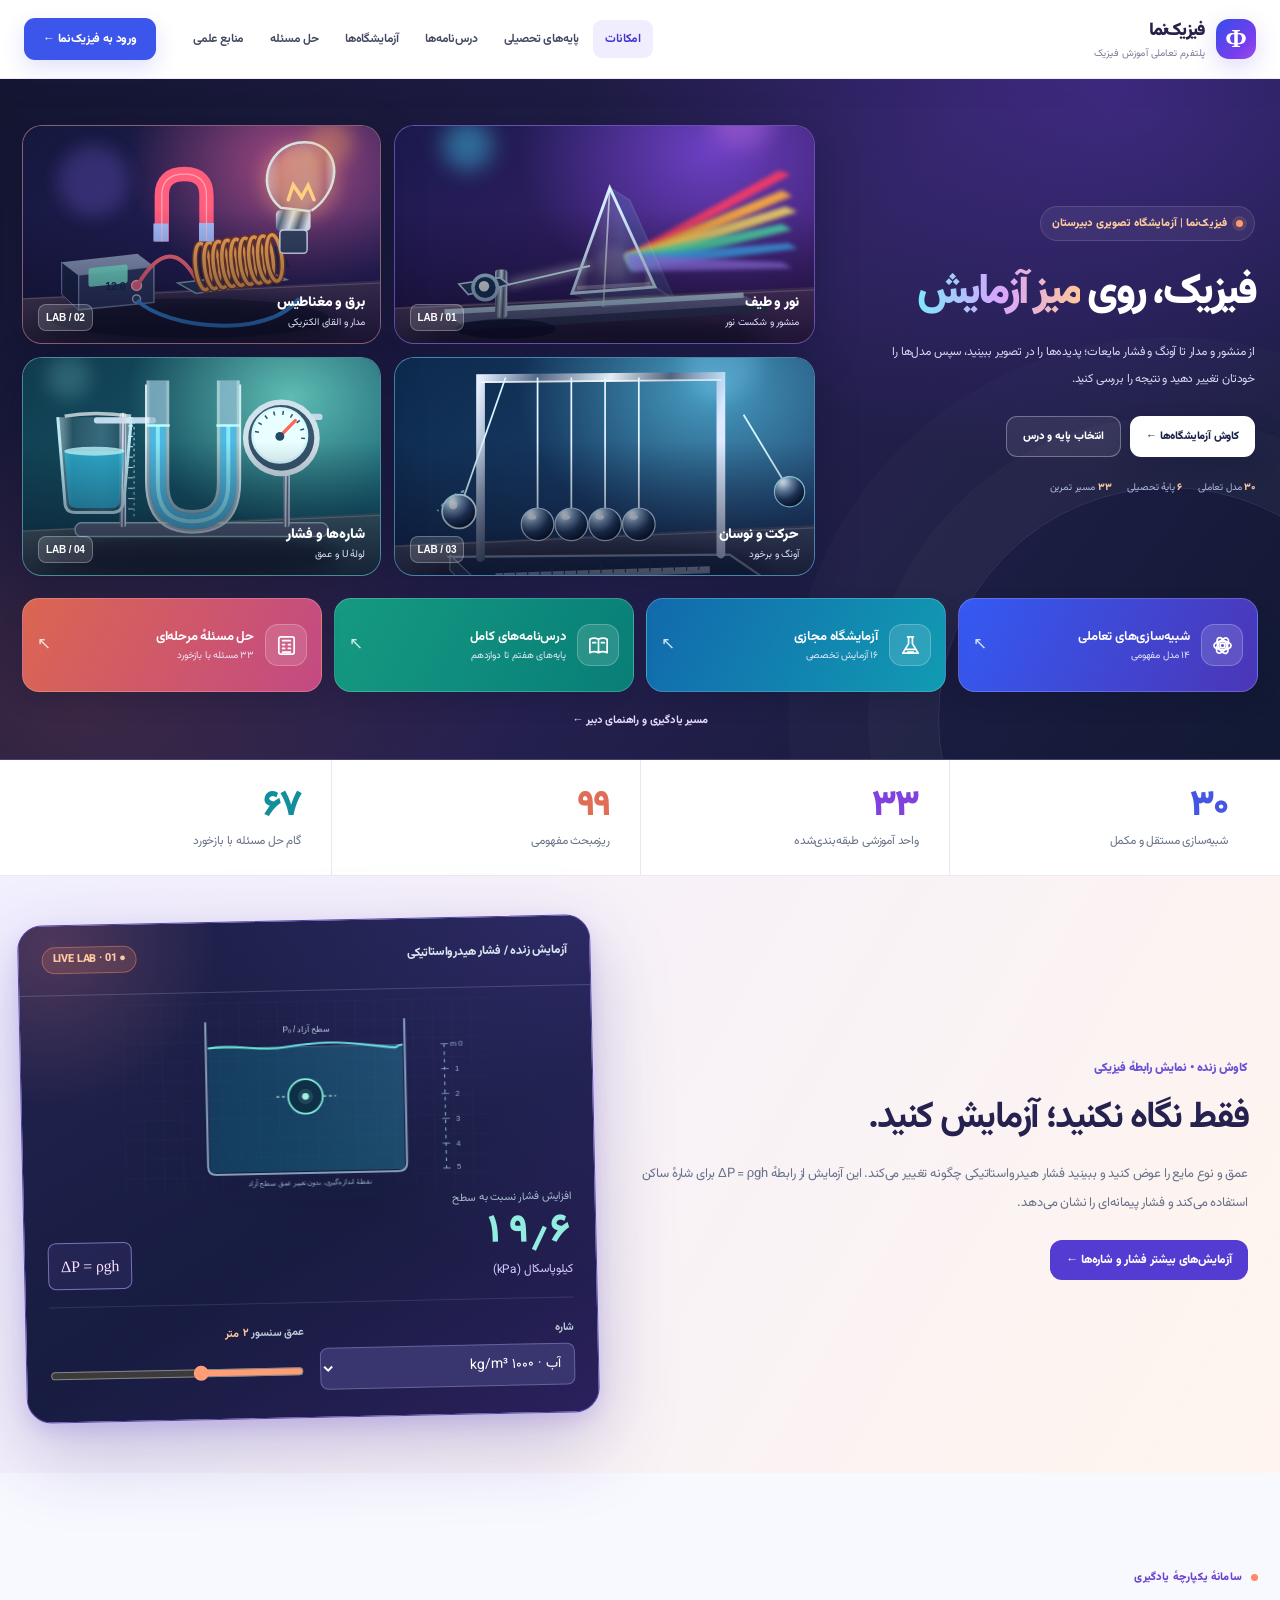
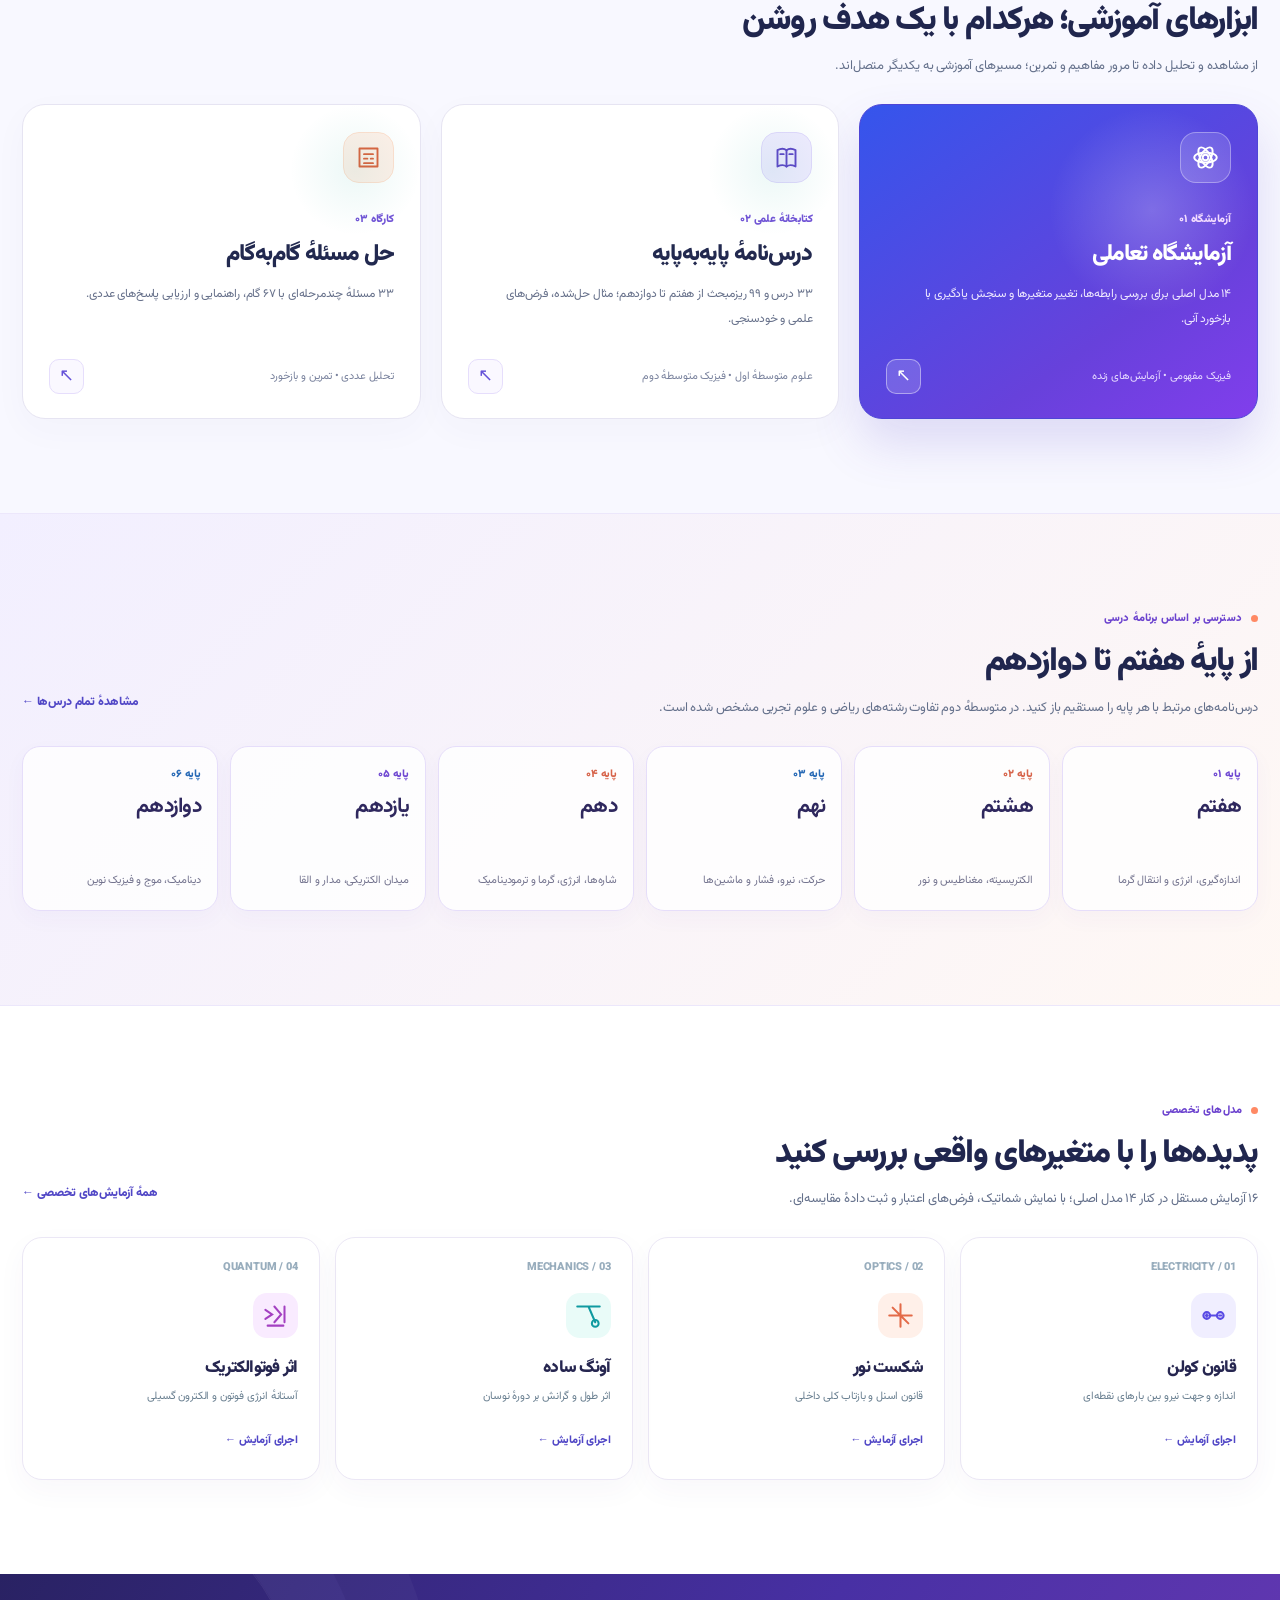
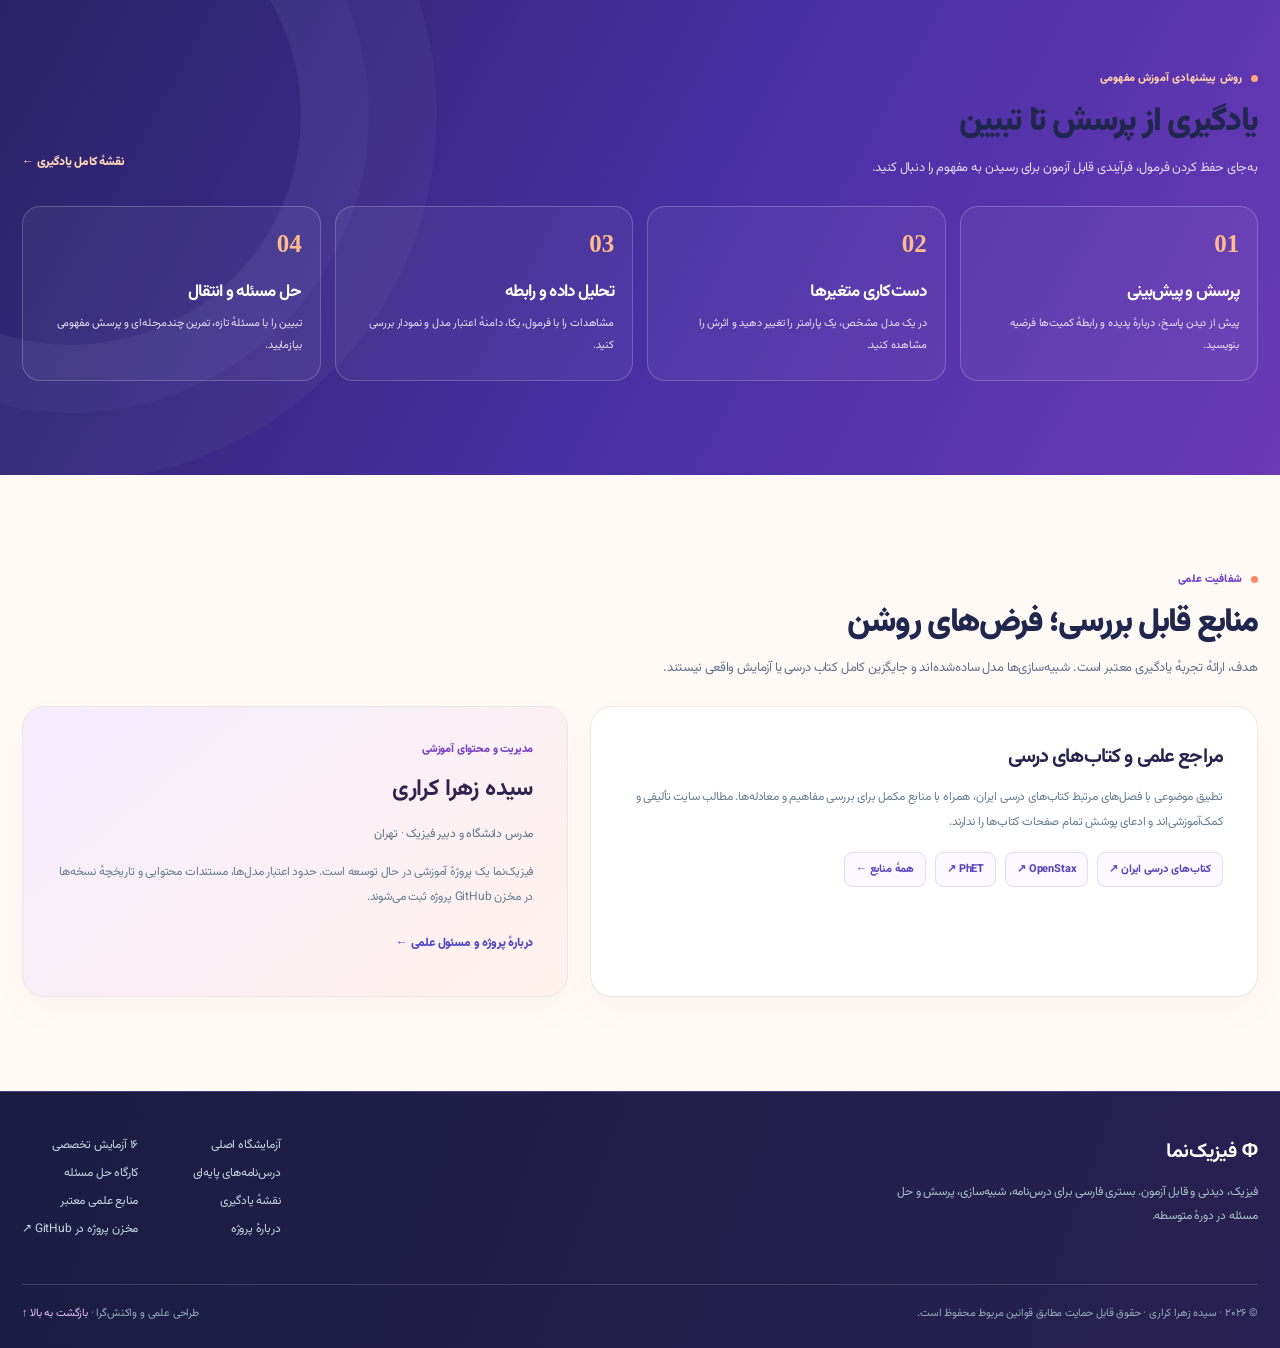
<file: index.html>
<!doctype html>
<html lang="fa" dir="rtl" data-ui="scientific-2026" data-page="home">
<head>
<meta charset="utf-8"><meta name="viewport" content="width=device-width,initial-scale=1">
<meta name="theme-color" content="#4333bc"><meta name="color-scheme" content="light">
<meta name="description" content="فیزیک‌نما؛ محیط علمی فارسی برای یادگیری و آزمایش مفاهیم فیزیک پایه‌های هفتم تا دوازدهم. ۳۰ آزمایش تعاملی، ۳۳ درس‌نامه، ۹۹ ریزمبحث و حل مسئلهٔ مرحله‌ای.">
<meta name="author" content="سیده زهرا کراری">
<meta property="og:type" content="website"><meta property="og:title" content="فیزیک‌نما | پلتفرم تعاملی آموزش فیزیک">
<meta property="og:description" content="فیزیک را ببینید، آزمایش کنید و بفهمید. آزمایشگاه تعاملی، مسیرهای یادگیری و حل مسئله.">
<title>فیزیک‌نما | پلتفرم علمی و تعاملی آموزش فیزیک</title>
<link rel="canonical" href="https://szka-physics.github.io/physics-education/">
<link rel="preconnect" href="https://fonts.googleapis.com">
<link rel="preconnect" href="https://fonts.gstatic.com" crossorigin>
<link rel="stylesheet" href="https://fonts.googleapis.com/css2?family=Vazirmatn:wght@400;500;600;700;800;900&display=swap">
<link rel="stylesheet" href="assets/scientific-system.css">
<style>
/* Fiziknama landing page: science platform, never a blog listing */
:root{--night:#0e2439;--navy:#10283e;--blue:#1b708c;--teal:#0c9d90;--mist:#edf5f7}
*{box-sizing:border-box}
body{margin:0;font-family:"Vazirmatn",Tahoma,Arial,sans-serif;color:#173048;background:#f5f8fb;font-size:14px}
a{text-decoration:none;color:inherit}
.skip-link{position:absolute;inset-inline-start:15px;top:-80px;z-index:999;background:#fff;color:#10283e;padding:12px 17px;border-radius:8px}
.skip-link:focus{top:8px}
.home-wrap{width:min(1236px,calc(100% - 44px));margin-inline:auto}
.home-eyebrow{display:inline-flex;align-items:center;gap:9px;font-size:11px;font-weight:850;letter-spacing:.015em;color:#0c897c}
.home-eyebrow:before{content:"";width:7px;height:7px;background:#17afa0;border-radius:99px}
.home-section-heading{display:flex;align-items:end;justify-content:space-between;gap:20px;margin-bottom:25px}
.home-section-heading h2{font-size:clamp(23px,3.1vw,33px);line-height:1.5;margin:8px 0 7px;color:#12314b;font-weight:900}
.home-section-heading p{margin:0;color:#66798a;font-size:13px;line-height:2;max-width:640px}
.home-text-link{display:inline-flex;align-items:center;gap:6px;font-weight:850;font-size:12px;color:#146c85;padding:10px 0;white-space:nowrap}
.home-text-link:hover{color:#103951}
.home-hero{background:#f8fafc;position:relative;overflow:hidden;border-bottom:1px solid #e7edf1}
.home-hero:before{content:"";pointer-events:none;position:absolute;width:520px;height:520px;left:-240px;top:-220px;border-radius:50%;background:radial-gradient(circle,rgba(11,151,145,.09),transparent 73%)}
.home-hero-inner{display:grid;grid-template-columns:minmax(0,1.06fr) minmax(0,.94fr);gap:clamp(24px,5vw,80px);align-items:center;padding-block:82px 84px}
.home-hero-content{position:relative}
.home-hero-content .home-tag{display:inline-flex;align-items:center;gap:9px;font-size:12px;font-weight:850;color:#0c776e;background:#e9f6f3;border:1px solid #c8eae3;border-radius:50px;padding:8px 13px}
.home-tag .dot{width:7px;height:7px;border-radius:100%;background:#119d8e;box-shadow:0 0 0 4px #12b5a320}
.home-hero h1{font-size:clamp(38px,5.1vw,67px);letter-spacing:-.077em;line-height:1.47;font-weight:900;margin:21px 0 20px;color:#10293e}
.home-hero h1 em{font-style:normal;color:#0c897f;position:relative}
.home-hero-description{max-width:580px;color:#53697b;font-size:16px;line-height:2.25;margin:0}
.home-hero-actions{display:flex;flex-wrap:wrap;align-items:center;gap:11px;margin-top:32px}
.home-primary-button{display:inline-flex;align-items:center;gap:12px;background:#10314b;color:#fff!important;font-weight:900;font-size:13px;padding:15px 20px;border-radius:11px;box-shadow:0 13px 30px #10314b24}
.home-primary-button:hover{background:#0b627d;transform:translateY(-2px)}
.home-secondary-button{display:inline-flex;align-items:center;gap:9px;padding:14px 19px;color:#21455e;font-weight:800;font-size:13px;border:1px solid #cad9e3;border-radius:11px;background:#fff}
.home-secondary-button:hover{border-color:#89c3c6;background:#f2fbfa}
.home-hero-meta{display:flex;gap:20px;flex-wrap:wrap;align-items:center;color:#7a8c9b;font-size:11px;margin-top:24px}
.home-hero-meta span{display:inline-flex;align-items:center;gap:7px}
.home-hero-meta span:before{content:"✓";display:grid;place-items:center;font:800 10px Arial;color:#087c70;border-radius:50%;width:17px;height:17px;background:#e2f5ef}
.home-demo{background:linear-gradient(145deg,#112d45,#091d30);border:1px solid #25465d;border-radius:25px;color:#fff;overflow:hidden;box-shadow:0 34px 80px rgba(12,35,55,.18);position:relative}
.home-demo:after{content:"";position:absolute;inset:0;pointer-events:none;background:radial-gradient(circle at 90% 10%,#4ce2d20c,transparent 45%)}
.home-demo-head{display:flex;justify-content:space-between;gap:12px;align-items:center;padding:21px 23px;border-bottom:1px solid #ffffff19}
.home-demo-title{font-size:12px;color:#d7e6ee;font-weight:800}
.home-demo-index{font:800 11px/1.5 "Vazirmatn",Tahoma,sans-serif;border:1px solid #396178;color:#82e0ce;padding:4px 10px;border-radius:50px}
.home-demo-visual{padding:22px 23px 2px;position:relative}
.home-demo-visual svg{display:block;width:100%;height:auto;max-height:285px;min-height:220px}
.home-demo-results{display:flex;align-items:end;gap:17px;justify-content:space-between;margin:0 23px;border-bottom:1px solid #ffffff1b;padding:0 0 17px}
.home-demo-readout span{font-size:11px;color:#a9becd;display:block}
.home-demo-readout strong{display:block;font:800 clamp(29px,3.1vw,45px)/1.35 "Vazirmatn",Tahoma,sans-serif;letter-spacing:-.04em;font-variant-numeric:tabular-nums;color:#a6f3de}
.home-demo-readout small{font-size:12px;color:#c7d9e4}
.home-demo-formula{direction:ltr;unicode-bidi:isolate;font:16px/1.7 Georgia,serif;color:#d9eaff;border:1px solid #ffffff29;padding:9px 12px;border-radius:8px}
.home-demo-controls{padding:21px 23px 23px;display:grid;grid-template-columns:1fr 1fr;gap:16px}
.home-demo-controls label{font-size:11px;color:#b9cbd6;font-weight:700;display:block;margin-bottom:7px}
.home-demo-controls select{appearance:auto;width:100%;height:42px;padding:7px 9px;border-radius:8px;border:1px solid #476274;background:#1b3b50;color:#fff;font:inherit}
.home-demo-controls input[type=range]{width:100%;margin:15px 0;accent-color:#62e0c9;cursor:pointer}
.home-demo-control-val{font-variant-numeric:tabular-nums;color:#d7f8ee;font-size:11px}
.home-proof{background:#fff;border-bottom:1px solid #e7edf1}
.home-proof-grid{display:grid;grid-template-columns:repeat(4,minmax(0,1fr))}
.home-proof-item{padding:26px 30px;border-inline-end:1px solid #e7edf1}
.home-proof-item:last-child{border-inline-end:0}
.home-proof-item strong{font-size:clamp(27px,3.1vw,36px);font-weight:900;line-height:1.3;color:#143651;letter-spacing:-.04em;display:block}
.home-proof-item span{color:#76889a;font-size:12px}
.home-section{padding:89px 0}
.home-platform-grid{display:grid;grid-template-columns:repeat(3,minmax(0,1fr));gap:17px}
.home-platform-card{min-height:310px;position:relative;overflow:hidden;border-radius:20px;border:1px solid #e0e9ee;background:#fff;padding:27px 26px 24px;display:flex;flex-direction:column;transition:transform .25s ease,box-shadow .25s ease,border-color .25s ease}
.home-platform-card:hover{transform:translateY(-5px);box-shadow:0 18px 50px #12375412;border-color:#b4d8de}
.home-platform-card::before{content:"";position:absolute;top:0;right:0;width:130px;height:130px;background:radial-gradient(circle,#0aa59114 0,transparent 71%);pointer-events:none}
.home-platform-card.featured{background:#113047;border-color:#113047;color:#fff}
.home-platform-card.featured::before{background:radial-gradient(circle,#25d3b935 0,transparent 75%);width:210px;height:210px}
.home-card-symbol{display:grid;place-items:center;width:51px;height:51px;border:1px solid #d9eaef;background:#edf8f8;color:#16778a;border-radius:14px;margin-bottom:28px}
.home-platform-card.featured .home-card-symbol{background:#28536a;border-color:#3e7486;color:#a9f6e2}
.home-card-symbol svg{width:27px;height:27px;stroke:currentColor;fill:none;stroke-width:1.7;stroke-linecap:round;stroke-linejoin:round}
.home-card-overline{font-size:11px;font-weight:900;color:#0f9a8c;margin:0 0 3px}
.home-platform-card.featured .home-card-overline{color:#97e9d8}
.home-platform-card h3{font-size:23px;font-weight:900;letter-spacing:-.055em;margin:5px 0 10px;color:#17314a}
.home-platform-card.featured h3{color:#fff}
.home-platform-card p{color:#64788d;font-size:12px;line-height:2.05;margin:0 0 19px;max-width:330px}
.home-platform-card.featured p{color:#d1e2ea}
.home-platform-card .home-card-footer{margin-top:auto;display:flex;justify-content:space-between;align-items:center;gap:9px;font-size:11px;color:#718497}
.home-platform-card.featured .home-card-footer{color:#bfdbdf}
.home-card-arrow{display:grid;place-items:center;width:35px;height:35px;border:1px solid #d7e6ea;border-radius:10px;font-size:18px;color:#176886}
.home-platform-card.featured .home-card-arrow{border-color:#4e7585;color:#b2f4df}
.home-learning{background:#fff;border-block:1px solid #e5ebf0}
.home-grade-grid{display:grid;grid-template-columns:repeat(6,minmax(0,1fr));gap:12px}
.home-grade-link{border:1px solid #e1e9ef;background:#f8fafb;padding:20px 16px 19px;min-height:165px;border-radius:16px;display:flex;flex-direction:column;gap:7px;transition:transform .2s ease,border-color .2s ease,background .2s ease}
.home-grade-link:hover{transform:translateY(-3px);border-color:#95cfd2;background:#eff9f8}
.home-grade-link .home-grade-id{font:900 11px/1.5 "Vazirmatn",Tahoma,sans-serif;color:#0e887b}
.home-grade-link strong{font-size:21px;letter-spacing:-.035em;color:#163650}
.home-grade-link span{font-size:11px;line-height:1.8;color:#72869b;margin-top:auto}
.home-labs-section{background:#f3f7f9}
.home-lab-grid{display:grid;grid-template-columns:repeat(4,minmax(0,1fr));gap:15px}
.home-lab-card{background:#fff;border:1px solid #e1e9ef;border-radius:17px;padding:21px 21px 20px;min-height:223px;display:flex;flex-direction:column;transition:transform .2s ease,border-color .2s ease}
.home-lab-card:hover{transform:translateY(-3px);border-color:#9dcfd1}
.home-lab-card .home-lab-number{color:#98adbd;font-size:11px;font-weight:900}
.home-lab-card .home-lab-icon{display:grid;place-items:center;color:#2a8091;background:#ecf6f8;border-radius:12px;width:45px;height:45px;margin:17px 0}
.home-lab-card .home-lab-icon svg{width:27px;height:27px;stroke:currentColor;fill:none;stroke-width:1.8;stroke-linecap:round}
.home-lab-card h3{font-size:17px;font-weight:900;margin:0 0 6px;color:#16344e}
.home-lab-card p{font-size:11px;color:#697f90;margin:0 0 14px;line-height:1.9}
.home-lab-card .home-text-link{margin-top:auto;font-size:11px}
.home-method{background:#103047;color:#fff;position:relative;overflow:hidden}
.home-method:before{content:"";position:absolute;width:460px;height:460px;border:1px solid #ffffff11;border-radius:50%;left:-160px;top:-90px;box-shadow:0 0 0 67px #ffffff05,0 0 0 135px #ffffff05;pointer-events:none}
.home-method .home-section-heading h2{color:#fff}
.home-method .home-section-heading p{color:#b9d1dc}
.home-method .home-eyebrow{color:#83dacc}
.home-method-grid{display:grid;grid-template-columns:repeat(4,1fr);gap:14px;position:relative}
.home-method-step{padding:23px 18px;border:1px solid #ffffff27;border-radius:15px;background:#ffffff07}
.home-method-step b{display:block;color:#7fdfcc;font:900 25px Georgia,serif;margin:0 0 21px;direction:ltr;text-align:right}
.home-method-step h3{font-size:17px;margin:0 0 8px}
.home-method-step p{margin:0;color:#b9ced7;font-size:11px;line-height:2}
.home-academic{background:#fff}
.home-academic-grid{display:grid;grid-template-columns:1.1fr .9fr;gap:22px}
.home-academic-card{padding:34px;border:1px solid #e0eaf0;border-radius:18px;background:#f8fafc}
.home-academic-card h3{font-size:20px;color:#163650;margin:0 0 12px}
.home-academic-card p{font-size:12px;color:#667d90;line-height:2.1;margin:0 0 16px}
.home-source-links{display:flex;flex-wrap:wrap;gap:9px}
.home-source-links a{font-size:11px;color:#1b6986;border:1px solid #cbdfe7;border-radius:8px;background:#fff;padding:8px 11px;font-weight:760}
.home-source-links a:hover{border-color:#69b5bb}
.home-credit{display:grid;gap:14px;background:#edf7f5}
.home-credit small{color:#178a7b;font-weight:850;font-size:11px}
.home-credit strong{font-size:23px;color:#183e51;line-height:1.55}
.home-credit span{font-size:12px;color:#5d7485;line-height:2}
.home-footer{background:#0b2134;color:#d3e1e9;border-top:1px solid #36536a}
.home-footer-top{display:flex;align-items:start;justify-content:space-between;gap:35px;padding:44px 0}
.home-footer-brand{max-width:370px}
.home-footer-brand strong{font-size:20px;color:#fff}
.home-footer-brand p{font-size:12px;line-height:2;color:#a9c0cd}
.home-footer-links{display:grid;grid-template-columns:repeat(2,minmax(0,1fr));column-gap:26px;row-gap:10px}
.home-footer-links a{font-size:12px;color:#c4d7e0}
.home-footer-links a:hover{color:#8fe6d3}
.home-footer-bottom{padding:20px 0 26px;border-top:1px solid #ffffff1d;display:flex;justify-content:space-between;gap:15px;flex-wrap:wrap;font-size:11px;color:#94acbb}
.home-footer-bottom a{color:#adddd4}
@media(min-width:1350px){.home-hero-inner{padding-block:96px}}
@media(max-width:1100px){.home-grade-grid{grid-template-columns:repeat(3,minmax(0,1fr))}.home-lab-grid{grid-template-columns:repeat(2,minmax(0,1fr))}.home-hero-inner{gap:32px}}
@media(max-width:830px){
 .home-hero-inner{grid-template-columns:1fr;padding-block:50px;gap:34px}
 .home-hero-content{max-width:680px}
 .home-demo{max-width:650px;width:100%;margin-inline:auto}
 .home-platform-grid{grid-template-columns:1fr}
 .home-platform-card{min-height:245px}
 .home-card-symbol{margin-bottom:15px}
 .home-method-grid{grid-template-columns:repeat(2,1fr)}
 .home-academic-grid{grid-template-columns:1fr}
 .home-proof-item{padding:22px 17px}
}
@media(max-width:590px){
 .home-wrap{width:calc(100% - 30px)}
 .home-hero-inner{padding-block:38px}
 .home-hero h1{font-size:clamp(32px,10.2vw,45px);line-height:1.47}
 .home-hero-description{font-size:13px}
 .home-hero-actions a{flex:1;justify-content:center}
 .home-demo-head{padding:18px}
 .home-demo-visual{padding:15px}
 .home-demo-visual svg{min-height:190px}
 .home-demo-results{margin-inline:16px}
 .home-demo-controls{padding:18px 16px}
 .home-demo-formula{font-size:13px}
 .home-proof-grid{grid-template-columns:repeat(2,minmax(0,1fr))}
 .home-proof-item{border-bottom:1px solid #e7edf1}
 .home-proof-item:nth-child(even){border-inline-end:0}
 .home-section{padding:56px 0}
 .home-section-heading{align-items:start;flex-direction:column;gap:5px}
 .home-grade-grid{grid-template-columns:repeat(2,minmax(0,1fr))}
 .home-grade-link{padding:16px;min-height:145px}
 .home-lab-grid{grid-template-columns:1fr}
 .home-lab-card{min-height:190px}
 .home-method-grid{grid-template-columns:1fr}
 .home-academic-card{padding:24px}
 .home-footer-top{flex-direction:column}
}
@media(prefers-reduced-motion:reduce){*,*:before,*:after{scroll-behavior:auto!important;transition:none!important;animation:none!important}}
</style><link rel="icon" type="image/svg+xml" href="assets/favicon.svg"><link rel="stylesheet" href="assets/vivid-spectrum.css">
<link rel="stylesheet" href="assets/laboratory-landing.css"></head>
<body>
<a class="skip-link" href="#main">رفتن به محتوای اصلی</a>
<header id="top" class="science-header">
 <div class="science-header__inner">
  <a class="science-logo" href="index.html" aria-label="فیزیک‌نما، صفحهٔ اصلی"><span class="science-logo__symbol" aria-hidden="true">Φ</span>
  <span class="science-logo__words"><strong>فیزیک‌نما</strong><small>پلتفرم تعاملی آموزش فیزیک</small></span></a>
  <nav class="science-nav" aria-label="منوی اصلی">
   <a href="#platform" aria-current="page">امکانات</a><a href="#grades">پایه‌های تحصیلی</a>
   <a href="curriculum.html">درس‌نامه‌ها</a><a href="labs-plus.html">آزمایشگاه‌ها</a><a href="practice.html">حل مسئله</a><a href="sources.html">منابع علمی</a>
  </nav>
  <a class="science-cta" href="fiziknama.html">ورود به فیزیک‌نما ←</a>
  <details class="science-mobile-menu"><summary>فهرست <span aria-hidden="true">☰</span></summary>
   <nav class="science-mobile-menu__panel" aria-label="منوی موبایل">
   <a href="#platform">امکانات آموزشی</a><a href="#grades">پایه‌های تحصیلی</a>
   <a href="curriculum.html">درس‌نامه‌ها</a><a href="fiziknama.html">آزمایشگاه اصلی</a>
   <a href="labs-plus.html">آزمایشگاه‌های تخصصی</a><a href="practice.html">حل مسئلهٔ چندمرحله‌ای</a>
   <a href="learning-path.html">نقشهٔ یادگیری</a><a href="sources.html">منابع معتبر</a><a href="about.html">دربارهٔ مجموعه</a>
   </nav>
  </details>
 </div>
</header>
<main id="main">
<section class="home-hero showcase-hero" aria-labelledby="home-main-title">
<div class="home-wrap showcase-inner">
<div class="showcase-intro">
<span class="showcase-kicker">فیزیک‌نما | آزمایشگاه تصویری دبیرستان</span>
<h1 id="home-main-title">فیزیک، روی <span>میز آزمایش</span></h1>
<p>از منشور و مدار تا آونگ و فشار مایعات؛ پدیده‌ها را در تصویر ببینید، سپس مدل‌ها را خودتان تغییر دهید و نتیجه را بررسی کنید.</p>
<div class="showcase-intro-buttons"><a class="showcase-primary" href="labs-plus.html">کاوش آزمایشگاه‌ها ←</a><a class="showcase-outline" href="curriculum.html">انتخاب پایه و درس</a></div>
<div class="showcase-intro-meta"><span><b>۳۰</b> مدل تعاملی</span><span><b>۶</b> پایهٔ تحصیلی</span><span><b>۳۳</b> مسیر تمرین</span></div>
</div>
<div class="showcase-gallery" role="group" aria-label="چهار تصویر از آزمایش‌های متنوع فیزیک دبیرستان"><a class="showcase-scene" data-kind="optics" href="labs-plus.html#refraction" aria-label="آزمایش نور و طیف">
<img src="assets/scene-optics-3d.svg" alt="نمایش سه‌بعدی آزمایش نورشناسی: منشور شیشه‌ای، لیزر، پایهٔ اپتیکی و طیف رنگی" width="720" height="550" decoding="async" fetchpriority="high">
<span class="showcase-scene-info"><span><strong>نور و طیف</strong><small>منشور و شکست نور</small></span><span class="showcase-scene-number">01 / LAB</span></span></a>
<a class="showcase-scene" data-kind="electric" href="labs-plus.html#induction" aria-label="آزمایش برق و مغناطیس">
<img src="assets/scene-electricity-3d.svg" alt="نمایش سه‌بعدی ابزار برق و مغناطیس: منبع تغذیه، سیم‌پیچ مسی، آهن‌ربا و لامپ روشن" width="720" height="550" decoding="async" loading="eager">
<span class="showcase-scene-info"><span><strong>برق و مغناطیس</strong><small>مدار و القای الکتریکی</small></span><span class="showcase-scene-number">02 / LAB</span></span></a>
<a class="showcase-scene" data-kind="mechanics" href="labs-plus.html#pendulum" aria-label="آزمایش حرکت و نوسان">
<img src="assets/scene-mechanics-3d.svg" alt="نمایش سه‌بعدی آزمایش مکانیک با گهوارهٔ نیوتن و آونگ روی میز آزمایش" width="720" height="550" decoding="async" loading="eager">
<span class="showcase-scene-info"><span><strong>حرکت و نوسان</strong><small>آونگ و برخورد</small></span><span class="showcase-scene-number">03 / LAB</span></span></a>
<a class="showcase-scene" data-kind="fluids" href="fiziknama.html#lesson-pressure" aria-label="آزمایش شاره‌ها و فشار">
<img src="assets/scene-fluids-3d.svg" alt="نمایش سه‌بعدی آزمایش فشار مایعات: لولهٔ U شیشه‌ای، بشر آب، خط‌کش و فشارسنج" width="720" height="550" decoding="async" loading="eager">
<span class="showcase-scene-info"><span><strong>شاره‌ها و فشار</strong><small>لولهٔ U و عمق</small></span><span class="showcase-scene-number">04 / LAB</span></span></a></div>
</div>
<div class="home-wrap showcase-tools" id="featuredCapabilities" aria-label="قابلیت‌های اصلی فیزیک‌نما"><a class="showcase-tool" href="fiziknama.html"><span class="showcase-tool-icon"><svg viewBox="0 0 24 24" aria-hidden="true"><circle cx="12" cy="12" r="2.5"/><ellipse cx="12" cy="12" rx="9" ry="4.5"/><ellipse cx="12" cy="12" rx="9" ry="4.5" transform="rotate(62 12 12)"/><ellipse cx="12" cy="12" rx="9" ry="4.5" transform="rotate(124 12 12)"/></svg></span><span class="showcase-tool-info"><strong>شبیه‌سازی‌های تعاملی</strong><small>۱۴ مدل مفهومی</small></span><span class="showcase-tool-arrow" aria-hidden="true">↖</span></a>
<a class="showcase-tool" href="labs-plus.html"><span class="showcase-tool-icon"><svg viewBox="0 0 24 24" aria-hidden="true"><path d="M9 3h6M10 3v7l-6 10h16l-6-10V3"/><path d="M7 16h10M9 19h6"/></svg></span><span class="showcase-tool-info"><strong>آزمایشگاه مجازی</strong><small>۱۶ آزمایش تخصصی</small></span><span class="showcase-tool-arrow" aria-hidden="true">↖</span></a>
<a class="showcase-tool" href="curriculum.html"><span class="showcase-tool-icon"><svg viewBox="0 0 24 24" aria-hidden="true"><path d="M3 5.5c3-1.8 6-1.6 9 0 3-1.6 6-1.8 9 0v14c-3-1.4-6-1.4-9 0-3-1.4-6-1.4-9 0zM12 6v13M6 9h3M15 9h3"/></svg></span><span class="showcase-tool-info"><strong>درس‌نامه‌های کامل</strong><small>پایه‌های هفتم تا دوازدهم</small></span><span class="showcase-tool-arrow" aria-hidden="true">↖</span></a>
<a class="showcase-tool" href="practice.html"><span class="showcase-tool-icon"><svg viewBox="0 0 24 24" aria-hidden="true"><rect x="4" y="3" width="16" height="18" rx="2"/><path d="M8 7h8M8 11h2M14 11h2M8 15h2M14 15h2M8 19h8"/></svg></span><span class="showcase-tool-info"><strong>حل مسئلهٔ مرحله‌ای</strong><small>۳۳ مسئله با بازخورد</small></span><span class="showcase-tool-arrow" aria-hidden="true">↖</span></a></div>
<div class="showcase-support"><a href="learning-path.html">مسیر یادگیری و راهنمای دبیر ←</a></div>
</section>
<section class="home-proof" aria-label="اطلاعات واقعی محیط آموزشی"><div class="home-wrap home-proof-grid">
 <div class="home-proof-item"><strong>۳۰</strong><span>شبیه‌سازی مستقل و مکمل</span></div>
 <div class="home-proof-item"><strong>۳۳</strong><span>واحد آموزشی طبقه‌بندی‌شده</span></div>
 <div class="home-proof-item"><strong>۹۹</strong><span>ریزمبحث مفهومی</span></div>
 <div class="home-proof-item"><strong>۶۷</strong><span>گام حل مسئله با بازخورد</span></div>
</div></section>
<section class="home-lab-teaser" aria-label="آزمایش زندهٔ فشار هیدرواستاتیکی">
<div class="home-wrap home-lab-teaser-inner">
<div class="home-lab-teaser-copy"><small>کاوش زنده • نمایش رابطهٔ فیزیکی</small>
<h2>فقط نگاه نکنید؛ آزمایش کنید.</h2>
<p>عمق و نوع مایع را عوض کنید و ببینید فشار هیدرواستاتیکی چگونه تغییر می‌کند. این آزمایش از رابطهٔ ΔP = ρgh برای شارهٔ ساکن استفاده می‌کند و فشار پیمانه‌ای را نشان می‌دهد.</p>
<a href="fiziknama.html#lesson-pressure">آزمایش‌های بیشتر فشار و شاره‌ها ←</a></div>
<div class="home-demo" id="simulator" aria-labelledby="demo-heading">
 <div class="home-demo-head"><span class="home-demo-title" id="demo-heading">آزمایش زنده / فشار هیدرواستاتیکی</span><span class="home-demo-index">● LIVE LAB · 01</span></div>
 <div class="home-demo-visual">
 <svg viewBox="0 0 530 275" xmlns="http://www.w3.org/2000/svg" role="img" aria-labelledby="tank-title tank-desc">
 <title id="tank-title">مخزن مایع و سنسور فشار با عمق قابل تغییر</title><desc id="tank-desc">مخزن دارای سطح آزاد افقی و سنسور متحرک برای مشاهدهٔ فشار پیمانه‌ای در عمق انتخابی است.</desc>
 <defs><pattern id="grid" width="28" height="28" patternUnits="userSpaceOnUse"><path d="M 28 0 L 0 0 0 28" fill="none" stroke="#668598" stroke-width=".65" opacity=".25"/></pattern>
 <linearGradient id="water-fill" x1="0" x2="1"><stop offset="0" stop-color="#0c7991"/><stop offset="1" stop-color="#20a7b1"/></linearGradient></defs>
 <rect width="530" height="275" fill="url(#grid)" opacity=".75"/>
 <path d="M120 28 V237 Q120 249 132 249 H395 Q408 249 408 237 V28" fill="none" stroke="#9fc0d3" stroke-width="3" opacity=".8"/>
 <rect id="tank-fluid-fill" x="123" y="66" width="282" height="180" rx="2" fill="url(#water-fill)" opacity=".35"/>
 <path d="M123 66 C165 59 192 73 237 66 S311 59 362 66 S385 69 405 66" fill="none" stroke="#65e0da" stroke-width="3"/>
 <path d="M123 66 H405" stroke="#b3fdf0" opacity=".33" stroke-width="1"/>
 <text x="266" y="45" font-family="Tahoma,Arial" font-size="12" text-anchor="middle" fill="#bdd4e1">سطح آزاد / P₀</text>
 <path d="M465 66 V246" stroke="#8fb2c7" stroke-width="1.5" stroke-dasharray="5 6"/>
 <g font-family="Tahoma,Arial" font-size="11" fill="#9db8ca" text-anchor="middle">
 <text x="483" y="70">0 m</text><text x="483" y="106">1</text><text x="483" y="142">2</text><text x="483" y="178">3</text><text x="483" y="214">4</text><text x="483" y="248">5</text></g>
 <g stroke="#81adbd" stroke-width="1.2"><path d="M460 66 H471 M460 102 H471 M460 138 H471 M460 174 H471 M460 210 H471 M460 246 H471"/></g>
 <g id="sensor" transform="translate(263 138)">
 <circle r="25" fill="#0c2f44" stroke="#84f2dc" stroke-width="2.5"/>
 <circle r="11" fill="#a2f5e4" opacity=".12"/><circle r="5" fill="#a2f5e4"/>
 <path d="M -42 0 H-26 M 26 0 H44" stroke="#b2eddf" stroke-width="2" stroke-dasharray="4 4"/>
 </g>
 <text x="267" y="266" font-family="Tahoma,Arial" font-size="10" text-anchor="middle" fill="#99b4c3">نقطهٔ اندازه‌گیری، بدون تغییر عمق سطح آزاد</text>
 </svg>
 </div>
 <div class="home-demo-results">
 <div class="home-demo-readout"><span>افزایش فشار نسبت به سطح</span><strong id="home-pressure" aria-live="polite">۱۹٫۶</strong><small>کیلوپاسکال (kPa)</small></div>
 <span class="home-demo-formula">ΔP = ρgh</span>
 </div>
 <div class="home-demo-controls">
  <div><label for="fluidChoice">شاره</label><select id="fluidChoice"><option value="1000">آب · ۱۰۰۰ kg/m³</option><option value="800">روغن · ۸۰۰ kg/m³</option><option value="1260">گلیسیرین · ۱۲۶۰ kg/m³</option></select></div>
  <div><label for="depthRange">عمق سنسور <span id="depthLabel" class="home-demo-control-val">۲ متر</span></label><input id="depthRange" type="range" min="0" max="5" step=".25" value="2" aria-label="عمق سنسور بر حسب متر"></div>
 </div>
</div>
</div></section>
<section id="platform" class="home-section home-wrap" aria-labelledby="platform-heading">
 <div class="home-section-heading"><div><span class="home-eyebrow">سامانهٔ یکپارچهٔ یادگیری</span><h2 id="platform-heading">ابزارهای آموزشی؛ هرکدام با یک هدف روشن</h2><p>از مشاهده و تحلیل داده تا مرور مفاهیم و تمرین؛ مسیرهای آموزشی به یکدیگر متصل‌اند.</p></div></div>
 <div class="home-platform-grid">
  <a class="home-platform-card featured" href="fiziknama.html">
   <div class="home-card-symbol"><svg viewBox="0 0 24 24" aria-hidden="true"><circle cx="12" cy="12" r="2.5"/><ellipse cx="12" cy="12" rx="10" ry="4.5"/><ellipse cx="12" cy="12" rx="10" ry="4.5" transform="rotate(60 12 12)"/><ellipse cx="12" cy="12" rx="10" ry="4.5" transform="rotate(120 12 12)"/></svg></div>
   <small class="home-card-overline">آزمایشگاه ۰۱</small><h3>آزمایشگاه تعاملی</h3>
   <p>۱۴ مدل اصلی برای بررسی رابطه‌ها، تغییر متغیرها و سنجش یادگیری با بازخورد آنی.</p>
   <div class="home-card-footer"><span>فیزیک مفهومی • آزمایش‌های زنده</span><span class="home-card-arrow" aria-hidden="true">↖</span></div>
  </a>
  <a class="home-platform-card" href="curriculum.html" id="resources">
   <div class="home-card-symbol"><svg viewBox="0 0 24 24" aria-hidden="true"><path d="M4 5.5c3-1.6 6-1.5 8 0 2-1.5 5-1.6 8 0V20c-3-1.5-6-1.5-8 0-2-1.5-5-1.5-8 0z"/><path d="M12 6v14M6.5 9h3M14.5 9h3"/></svg></div>
   <small class="home-card-overline">کتابخانهٔ علمی ۰۲</small><h3>درس‌نامهٔ پایه‌به‌پایه</h3>
   <p>۳۳ درس و ۹۹ ریزمبحث از هفتم تا دوازدهم؛ مثال حل‌شده، فرض‌های علمی و خودسنجی.</p>
   <div class="home-card-footer"><span>علوم متوسطهٔ اول • فیزیک متوسطهٔ دوم</span><span class="home-card-arrow" aria-hidden="true">↖</span></div>
  </a>
  <a class="home-platform-card" href="practice.html">
   <div class="home-card-symbol"><svg viewBox="0 0 24 24" aria-hidden="true"><path d="M4 4h16v16H4zM8 9h8M8 13h3M14 13h2M8 17h8"/></svg></div>
   <small class="home-card-overline">کارگاه ۰۳</small><h3>حل مسئلهٔ گام‌به‌گام</h3>
   <p>۳۳ مسئلهٔ چندمرحله‌ای با ۶۷ گام، راهنمایی و ارزیابی پاسخ‌های عددی.</p>
   <div class="home-card-footer"><span>تحلیل عددی • تمرین و بازخورد</span><span class="home-card-arrow" aria-hidden="true">↖</span></div>
  </a>
 </div>
</section>
<section class="home-learning home-section" id="grades" aria-labelledby="grades-heading">
 <div class="home-wrap">
 <div class="home-section-heading"><div><span class="home-eyebrow">دسترسی بر اساس برنامهٔ درسی</span><h2 id="grades-heading">از پایهٔ هفتم تا دوازدهم</h2><p>درس‌نامه‌های مرتبط با هر پایه را مستقیم باز کنید. در متوسطهٔ دوم تفاوت رشته‌های ریاضی و علوم تجربی مشخص شده است.</p></div><a class="home-text-link" href="curriculum.html">مشاهدهٔ تمام درس‌ها ←</a></div>
 <div class="home-grade-grid">
  <a class="home-grade-link" href="curriculum.html#g7-1"><small class="home-grade-id">پایه ۰۱</small><strong>هفتم</strong><span>اندازه‌گیری، انرژی و انتقال گرما</span></a>
  <a class="home-grade-link" href="curriculum.html#g8-1"><small class="home-grade-id">پایه ۰۲</small><strong>هشتم</strong><span>الکتریسیته، مغناطیس و نور</span></a>
  <a class="home-grade-link" href="curriculum.html#g9-1"><small class="home-grade-id">پایه ۰۳</small><strong>نهم</strong><span>حرکت، نیرو، فشار و ماشین‌ها</span></a>
  <a class="home-grade-link" href="curriculum.html#g10-1"><small class="home-grade-id">پایه ۰۴</small><strong>دهم</strong><span>شاره‌ها، انرژی، گرما و ترمودینامیک</span></a>
  <a class="home-grade-link" href="curriculum.html#g11-1"><small class="home-grade-id">پایه ۰۵</small><strong>یازدهم</strong><span>میدان الکتریکی، مدار و القا</span></a>
  <a class="home-grade-link" href="curriculum.html#g12-1"><small class="home-grade-id">پایه ۰۶</small><strong>دوازدهم</strong><span>دینامیک، موج و فیزیک نوین</span></a>
 </div>
 </div>
</section>
<section class="home-section home-labs-section" id="topics" aria-labelledby="labs-heading">
 <div class="home-wrap">
 <div class="home-section-heading"><div><span class="home-eyebrow">مدل‌های تخصصی</span><h2 id="labs-heading">پدیده‌ها را با متغیرهای واقعی بررسی کنید</h2><p>۱۶ آزمایش مستقل در کنار ۱۴ مدل اصلی؛ با نمایش شماتیک، فرض‌های اعتبار و ثبت دادهٔ مقایسه‌ای.</p></div><a class="home-text-link" href="labs-plus.html">همهٔ آزمایش‌های تخصصی ←</a></div>
 <div class="home-lab-grid">
  <a class="home-lab-card" href="labs-plus.html#coulomb"><small class="home-lab-number">ELECTRICITY / 01</small><div class="home-lab-icon"><svg viewBox="0 0 24 24"><circle cx="6" cy="12" r="3"/><circle cx="18" cy="12" r="3"/><path d="M9 12h6M6 11v2M5 12h2M17 12h2"/></svg></div><h3>قانون کولن</h3><p>اندازه و جهت نیرو بین بارهای نقطه‌ای</p><span class="home-text-link">اجرای آزمایش ←</span></a>
  <a class="home-lab-card" href="labs-plus.html#refraction"><small class="home-lab-number">OPTICS / 02</small><div class="home-lab-icon"><svg viewBox="0 0 24 24"><path d="M2 12h20M12 2v20M5 5l7 7 7 7"/></svg></div><h3>شکست نور</h3><p>قانون اسنل و بازتاب کلی داخلی</p><span class="home-text-link">اجرای آزمایش ←</span></a>
  <a class="home-lab-card" href="labs-plus.html#pendulum"><small class="home-lab-number">MECHANICS / 03</small><div class="home-lab-icon"><svg viewBox="0 0 24 24"><path d="M2 4h20M12 4L18 18"/><circle cx="18" cy="19" r="3"/></svg></div><h3>آونگ ساده</h3><p>اثر طول و گرانش بر دورهٔ نوسان</p><span class="home-text-link">اجرای آزمایش ←</span></a>
  <a class="home-lab-card" href="labs-plus.html#photoelectric"><small class="home-lab-number">QUANTUM / 04</small><div class="home-lab-icon"><svg viewBox="0 0 24 24"><path d="M3 7l6 4-6 4M11 4l6 7-6 7M20 4v14M5 21h14"/></svg></div><h3>اثر فوتوالکتریک</h3><p>آستانهٔ انرژی فوتون و الکترون گسیلی</p><span class="home-text-link">اجرای آزمایش ←</span></a>
 </div>
 </div>
</section>
<section class="home-method home-section" id="method" aria-labelledby="method-heading">
 <div class="home-wrap">
  <div class="home-section-heading"><div><span class="home-eyebrow">روش پیشنهادی آموزش مفهومی</span><h2 id="method-heading">یادگیری از پرسش تا تبیین</h2><p>به‌جای حفظ کردن فرمول، فرآیندی قابل آزمون برای رسیدن به مفهوم را دنبال کنید.</p></div><a class="home-text-link" style="color:#b8eee5" href="learning-path.html">نقشهٔ کامل یادگیری ←</a></div>
  <div class="home-method-grid">
   <div class="home-method-step"><b>01</b><h3>پرسش و پیش‌بینی</h3><p>پیش از دیدن پاسخ، دربارهٔ پدیده و رابطهٔ کمیت‌ها فرضیه بنویسید.</p></div>
   <div class="home-method-step"><b>02</b><h3>دست‌کاری متغیرها</h3><p>در یک مدل مشخص، یک پارامتر را تغییر دهید و اثرش را مشاهده کنید.</p></div>
   <div class="home-method-step"><b>03</b><h3>تحلیل داده و رابطه</h3><p>مشاهدات را با فرمول، یکا، دامنهٔ اعتبار مدل و نمودار بررسی کنید.</p></div>
   <div class="home-method-step"><b>04</b><h3>حل مسئله و انتقال</h3><p>تبیین را با مسئلهٔ تازه، تمرین چندمرحله‌ای و پرسش مفهومی بیازمایید.</p></div>
  </div>
 </div>
</section>
<section class="home-academic home-section" id="about" aria-labelledby="science-heading">
 <div class="home-wrap">
  <div class="home-section-heading"><div><span class="home-eyebrow">شفافیت علمی</span><h2 id="science-heading">منابع قابل بررسی؛ فرض‌های روشن</h2><p>هدف، ارائهٔ تجربهٔ یادگیری معتبر است. شبیه‌سازی‌ها مدل ساده‌شده‌اند و جایگزین کامل کتاب درسی یا آزمایش واقعی نیستند.</p></div></div>
  <div class="home-academic-grid">
   <div class="home-academic-card"><h3>مراجع علمی و کتاب‌های درسی</h3><p>تطبیق موضوعی با فصل‌های مرتبط کتاب‌های درسی ایران، همراه با منابع مکمل برای بررسی مفاهیم و معادله‌ها. مطالب سایت تألیفی و کمک‌آموزشی‌اند و ادعای پوشش تمام صفحات کتاب‌ها را ندارند.</p>
    <div class="home-source-links"><a href="https://www.chap.sch.ir/" target="_blank" rel="noopener">کتاب‌های درسی ایران ↗</a><a href="https://openstax.org/subjects/physics" target="_blank" rel="noopener">OpenStax ↗</a><a href="https://phet.colorado.edu/fa/" target="_blank" rel="noopener">PhET ↗</a><a href="sources.html">همهٔ منابع ←</a></div></div>
   <div class="home-academic-card home-credit"><small>مدیریت و محتوای آموزشی</small><strong>سیده زهرا کراری</strong><span>مدرس دانشگاه و دبیر فیزیک · تهران</span>
    <p style="margin:0">فیزیک‌نما یک پروژهٔ آموزشی در حال توسعه است. حدود اعتبار مدل‌ها، مستندات محتوایی و تاریخچهٔ نسخه‌ها در مخزن GitHub پروژه ثبت می‌شوند.</p>
    <a class="home-text-link" href="about.html">دربارهٔ پروژه و مسئول علمی ←</a>
   </div>
  </div>
 </div>
</section>
</main>
<footer class="home-footer">
<div class="home-wrap home-footer-top">
<div class="home-footer-brand"><strong>Φ فیزیک‌نما</strong><p>فیزیک، دیدنی و قابل آزمون. بستری فارسی برای درس‌نامه، شبیه‌سازی، پرسش و حل مسئله در دورهٔ متوسطه.</p></div>
<nav class="home-footer-links" aria-label="پیوندهای پایین صفحه">
<a href="fiziknama.html">آزمایشگاه اصلی</a><a href="labs-plus.html">۱۶ آزمایش تخصصی</a><a href="curriculum.html">درس‌نامه‌های پایه‌ای</a><a href="practice.html">کارگاه حل مسئله</a><a href="learning-path.html">نقشهٔ یادگیری</a><a href="sources.html">منابع علمی معتبر</a><a href="about.html">دربارهٔ پروژه</a><a href="https://github.com/SZKA-PHYSICS/physics-education" target="_blank" rel="noopener">مخزن پروژه در GitHub ↗</a>
</nav></div>
<div class="home-wrap home-footer-bottom"><span>© ۲۰۲۶ · سیده زهرا کراری · حقوق قابل حمایت مطابق قوانین مربوط محفوظ است.</span><span>طراحی علمی و واکنش‌گرا · <a href="#top">بازگشت به بالا ↑</a></span></div>
</footer>
<script>
(()=>{
'use strict';
const fluid=document.getElementById('fluidChoice'),depth=document.getElementById('depthRange');
const label=document.getElementById('depthLabel'),pressure=document.getElementById('home-pressure'),sensor=document.getElementById('sensor');
const f=new Intl.NumberFormat('fa-IR',{maximumFractionDigits:2});
function update(){
 const rho=Number(fluid.value),h=Number(depth.value);
 const kpa=rho*9.8*h/1000;
 pressure.textContent=f.format(kpa);
 label.textContent=f.format(h)+' متر';
 sensor.setAttribute('transform','translate(263 '+(66+h*36)+')');
}
fluid.addEventListener('change',update);
depth.addEventListener('input',update);
update();
})();
</script>
</body></html>
</file>
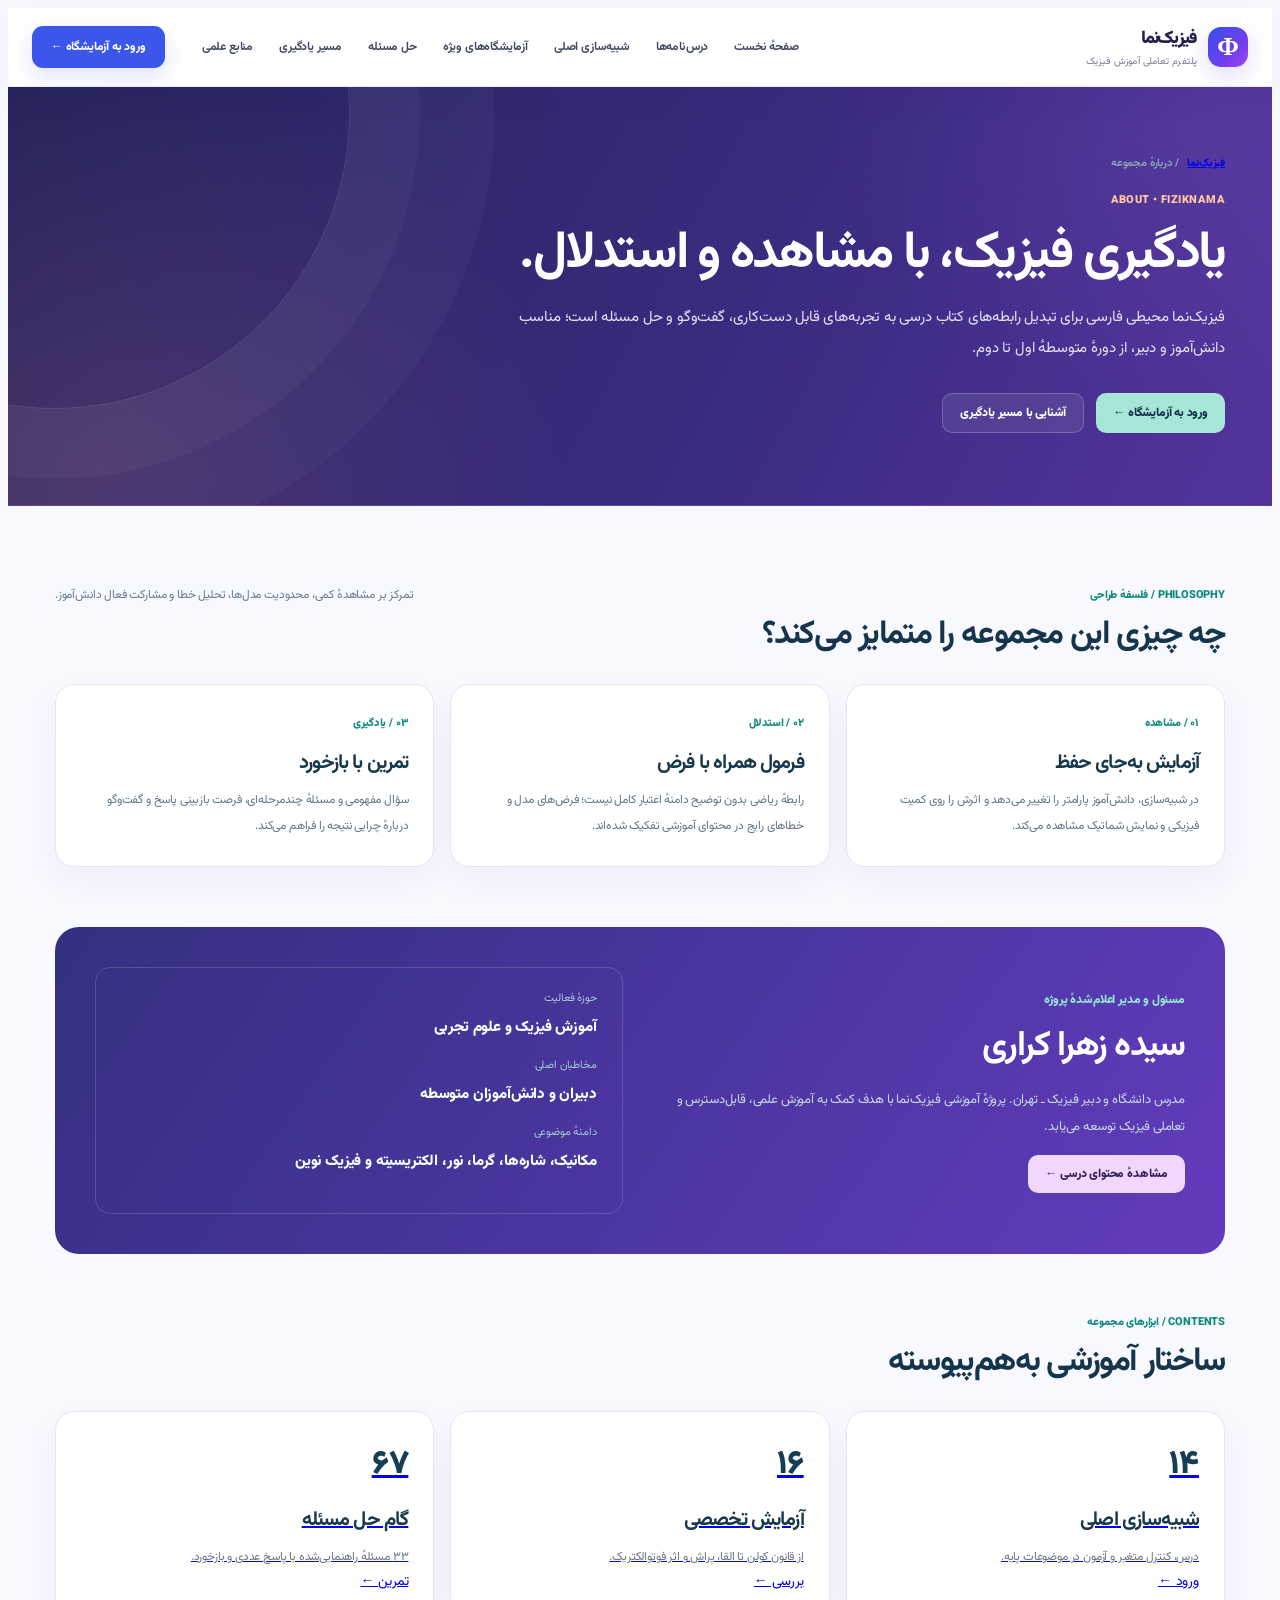
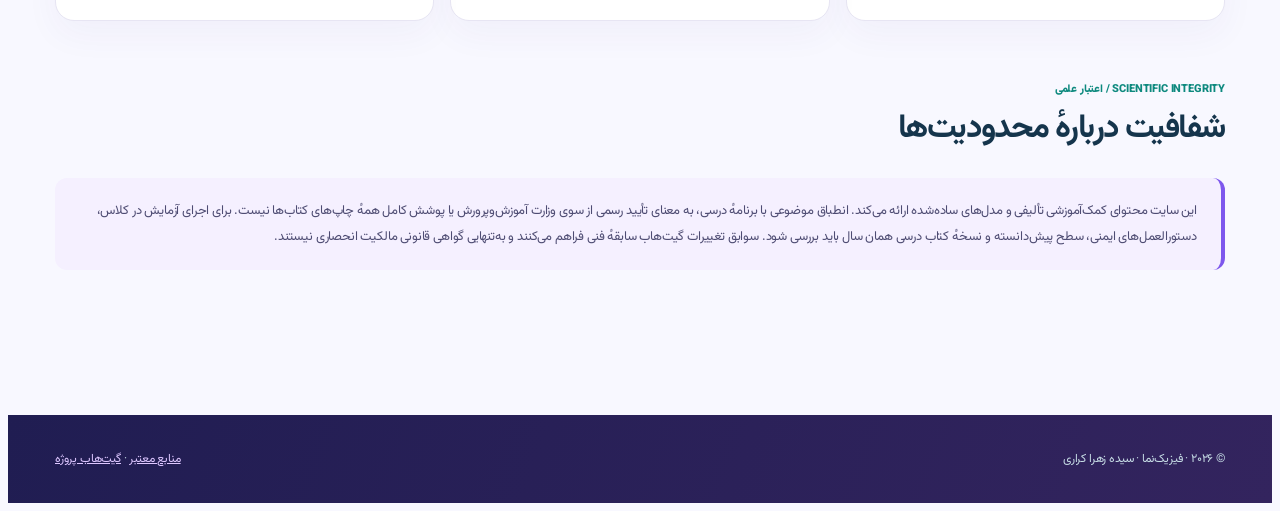
<file: about.html>
<!doctype html><html lang="fa" dir="rtl" data-ui="scientific-2026" data-page="about"><head>
<meta charset="utf-8"><meta name="viewport" content="width=device-width,initial-scale=1"><meta name="theme-color" content="#4333bc">
<meta name="author" content="سیده زهرا کراری"><meta name="description" content="معرفی علمی فیزیک‌نما، فلسفهٔ آموزشی، مسئول پروژه و محدودیت مدل‌ها.">
<title>دربارهٔ فیزیک‌نما | پروژهٔ علمی آموزش فیزیک</title>
<link rel="preconnect" href="https://fonts.googleapis.com"><link rel="preconnect" href="https://fonts.gstatic.com" crossorigin>
<link rel="stylesheet" href="https://fonts.googleapis.com/css2?family=Vazirmatn:wght@400;500;600;700;800;900&display=swap">
<link rel="stylesheet" href="assets/scientific-system.css"><style>
.ac-container{max-width:1170px;width:calc(100% - 42px);margin:0 auto}
.ac-breadcrumb{display:flex;gap:9px;align-items:center;color:#88a3b3;font-size:11px;font-weight:700;margin-bottom:20px}
.ac-hero{background:#10283e;color:#fff;padding:68px 0 72px;position:relative;overflow:hidden;border-bottom:1px solid #355168}
.ac-hero:before{content:"";position:absolute;width:590px;height:590px;top:-270px;left:-250px;border:1px solid #ffffff20;border-radius:50%;box-shadow:0 0 0 70px #ffffff08,0 0 0 145px #ffffff07}
.ac-tag{font-size:11px;color:#83dccb;font-weight:900;letter-spacing:.04em;display:block}
.ac-hero h1{font-size:clamp(32px,4.3vw,52px);letter-spacing:-.07em;line-height:1.4;margin:10px 0}
.ac-hero p{max-width:740px;color:#cbdae2;font-size:15px;line-height:2.1;margin:0}
.ac-actions{display:flex;gap:12px;flex-wrap:wrap;margin-top:28px}
.ac-actions a,.ac-link{display:inline-flex;align-items:center;gap:10px;padding:10px 17px;background:#a6e5d8;color:#123346;font-size:12px;font-weight:850;border-radius:10px;text-decoration:none}
.ac-actions a.secondary{background:#ffffff14;border:1px solid #ffffff35;color:#fff}
.ac-main{padding-block:65px 85px}
.ac-section{margin-bottom:60px}
.ac-heading{display:flex;align-items:baseline;justify-content:space-between;gap:16px;flex-wrap:wrap;margin:0 0 23px}
.ac-heading span{display:block;color:#0d897e;font-size:11px;font-weight:850}
.ac-heading h2{font-size:clamp(23px,3vw,33px);color:#15354c;margin:5px 0 0;letter-spacing:-.05em}
.ac-heading p{color:#667d90;font-size:12px;max-width:510px;line-height:2}
.ac-grid3{display:grid;grid-template-columns:repeat(3,minmax(0,1fr));gap:16px}
.ac-grid2{display:grid;grid-template-columns:repeat(2,minmax(0,1fr));gap:16px}
.ac-card{background:#fff;border:1px solid #dfe8ee;border-radius:19px;padding:27px 25px;box-shadow:0 10px 34px #173a5410}
.ac-card small{color:#168d84;font-size:11px;font-weight:900}
.ac-card h3{font-size:20px;color:#18384d;margin:13px 0 9px;letter-spacing:-.05em}
.ac-card p{color:#637689;font-size:12px;line-height:2.15;margin:0}
.ac-card a.ac-inline{display:inline-flex;font-size:12px;color:#127a84;font-weight:850;margin-top:23px;text-decoration:none}
.ac-count{font:900 33px "Vazirmatn",Tahoma,sans-serif;color:#143e56;display:block;margin-bottom:8px}
.ac-profile{border-radius:24px;background:linear-gradient(125deg,#10314a,#154b58);padding:40px;display:grid;grid-template-columns:1fr 1fr;gap:35px;color:white;align-items:center}
.ac-profile small{color:#93e5d4;font-size:12px;font-weight:900}
.ac-profile h2{color:#fff;font-size:35px;letter-spacing:-.05em;margin:8px 0}
.ac-profile p{color:#c9dce6;font-size:13px;line-height:2.1}
.ac-profile .ac-meta{border:1px solid #ffffff26;border-radius:15px;padding:22px 25px}
.ac-profile .ac-meta span{display:block;color:#a6ccd5;font-size:11px;margin:0 0 9px}
.ac-profile .ac-meta strong{display:block;color:#f4ffff;font-weight:850;font-size:15px;margin-bottom:18px}
.ac-footer{background:#0c2437;color:#c6dce5;padding:35px 0;font-size:12px}
.ac-footer .ac-container{display:flex;align-items:center;justify-content:space-between;gap:18px;flex-wrap:wrap}
.ac-footer a{color:#91dfd3}
.ac-scope{background:#eaf4f5;border-right:4px solid #159e97;border-radius:12px;padding:20px 24px;font-size:13px;line-height:2;color:#3c6075}
.ac-source-grid{display:grid;grid-template-columns:repeat(2,minmax(0,1fr));gap:15px}
.ac-source{background:#fff;border:1px solid #dfe8ee;border-radius:18px;padding:24px 24px 22px;display:flex;flex-direction:column;gap:7px;transition:transform .2s ease,border-color .2s ease}
.ac-source:hover{transform:translateY(-3px);border-color:#8ac9c5}
.ac-source small{color:#0a8b83;font-size:10px;font-weight:900}
.ac-source h3{color:#18364f;font-size:19px;margin:2px 0 5px}
.ac-source p{color:#6b7f92;font-size:12px;line-height:2;margin:0 0 9px;flex:1}
.ac-source b{color:#176d85;font-size:12px;font-weight:850}
.ac-feature{display:flex;align-items:center;gap:14px}
.ac-feature-mark{display:grid;place-items:center;width:50px;height:50px;border-radius:13px;background:#e3f4f1;color:#0a796e;font-weight:900;font-size:24px;flex:none}
@media(max-width:800px){.ac-grid3{grid-template-columns:1fr}.ac-grid2,.ac-source-grid{grid-template-columns:1fr}.ac-profile{grid-template-columns:1fr;padding:25px}}
@media(max-width:540px){.ac-container{width:calc(100% - 30px)}.ac-hero{padding:42px 0}.ac-main{padding-block:42px}.ac-hero p{font-size:13px}.ac-card{padding:22px}.ac-heading{display:block}}
</style><link rel="icon" type="image/svg+xml" href="assets/favicon.svg"><link rel="stylesheet" href="assets/vivid-spectrum.css"></head><body><header class="science-header"><div class="science-header__inner">
<a class="science-logo" href="index.html"><span class="science-logo__symbol" aria-hidden="true">Φ</span><span class="science-logo__words"><strong>فیزیک‌نما</strong><small>پلتفرم تعاملی آموزش فیزیک</small></span></a>
<nav class="science-nav" aria-label="منوی اصلی فیزیک‌نما"><a href="index.html">صفحهٔ نخست</a><a href="curriculum.html">درس‌نامه‌ها</a><a href="fiziknama.html">شبیه‌سازی اصلی</a><a href="labs-plus.html">آزمایشگاه‌های ویژه</a><a href="practice.html">حل مسئله</a><a href="learning-path.html">مسیر یادگیری</a><a href="sources.html">منابع علمی</a></nav>
<a class="science-cta" href="fiziknama.html">ورود به آزمایشگاه ←</a>
<details class="science-mobile-menu"><summary>فهرست <span aria-hidden="true">☰</span></summary><nav class="science-mobile-menu__panel" aria-label="منوی موبایل"><a href="index.html">صفحهٔ نخست</a><a href="curriculum.html">درس‌نامه‌ها</a><a href="fiziknama.html">شبیه‌سازی اصلی</a><a href="labs-plus.html">آزمایشگاه‌های ویژه</a><a href="practice.html">حل مسئله</a><a href="learning-path.html">مسیر یادگیری</a><a href="sources.html">منابع علمی</a><a href="about.html" aria-current="page">دربارهٔ مجموعه</a></nav></details></div></header>
<main><section class="ac-hero"><div class="ac-container"><div class="ac-breadcrumb"><a href="index.html">فیزیک‌نما</a> / دربارهٔ مجموعه</div><span class="ac-tag">ABOUT • FIZIKNAMA</span>
<h1>یادگیری فیزیک، با مشاهده و استدلال.</h1><p>فیزیک‌نما محیطی فارسی برای تبدیل رابطه‌های کتاب درسی به تجربه‌های قابل دست‌کاری، گفت‌وگو و حل مسئله است؛ مناسب دانش‌آموز و دبیر، از دورهٔ متوسطهٔ اول تا دوم.</p>
<div class="ac-actions"><a href="fiziknama.html">ورود به آزمایشگاه ←</a><a class="secondary" href="learning-path.html">آشنایی با مسیر یادگیری</a></div></div></section>
<div class="ac-main ac-container">
<section class="ac-section"><div class="ac-heading"><div><span>PHILOSOPHY / فلسفهٔ طراحی</span><h2>چه چیزی این مجموعه را متمایز می‌کند؟</h2></div><p>تمرکز بر مشاهدهٔ کمی، محدودیت مدل‌ها، تحلیل خطا و مشارکت فعال دانش‌آموز.</p></div>
<div class="ac-grid3">
<div class="ac-card"><small>۰۱ / مشاهده</small><h3>آزمایش به‌جای حفظ</h3><p>در شبیه‌سازی، دانش‌آموز پارامتر را تغییر می‌دهد و اثرش را روی کمیت فیزیکی و نمایش شماتیک مشاهده می‌کند.</p></div>
<div class="ac-card"><small>۰۲ / استدلال</small><h3>فرمول همراه با فرض</h3><p>رابطهٔ ریاضی بدون توضیح دامنهٔ اعتبار کامل نیست؛ فرض‌های مدل و خطاهای رایج در محتوای آموزشی تفکیک شده‌اند.</p></div>
<div class="ac-card"><small>۰۳ / یادگیری</small><h3>تمرین با بازخورد</h3><p>سؤال مفهومی و مسئلهٔ چندمرحله‌ای، فرصت بازبینی پاسخ و گفت‌وگو دربارهٔ چرایی نتیجه را فراهم می‌کند.</p></div>
</div></section>
<section class="ac-section" aria-labelledby="profile"><div class="ac-profile">
<div><small>مسئول و مدیر اعلام‌شدهٔ پروژه</small><h2 id="profile">سیده زهرا کراری</h2><p>مدرس دانشگاه و دبیر فیزیک ـ تهران. پروژهٔ آموزشی فیزیک‌نما با هدف کمک به آموزش علمی، قابل‌دسترس و تعاملی فیزیک توسعه می‌یابد.</p><a class="ac-link" href="curriculum.html">مشاهدهٔ محتوای درسی ←</a></div>
<div class="ac-meta"><span>حوزهٔ فعالیت</span><strong>آموزش فیزیک و علوم تجربی</strong><span>مخاطبان اصلی</span><strong>دبیران و دانش‌آموزان متوسطه</strong><span>دامنهٔ موضوعی</span><strong>مکانیک، شاره‌ها، گرما، نور، الکتریسیته و فیزیک نوین</strong></div>
</div></section>
<section class="ac-section"><div class="ac-heading"><div><span>CONTENTS / ابزارهای مجموعه</span><h2>ساختار آموزشی به‌هم‌پیوسته</h2></div></div>
<div class="ac-grid3">
<a class="ac-card" href="fiziknama.html"><span class="ac-count">۱۴</span><h3>شبیه‌سازی اصلی</h3><p>درس، کنترل متغیر و آزمون در موضوعات پایه.</p><span class="ac-inline">ورود ←</span></a>
<a class="ac-card" href="labs-plus.html"><span class="ac-count">۱۶</span><h3>آزمایش تخصصی</h3><p>از قانون کولن تا القا، پراش و اثر فوتوالکتریک.</p><span class="ac-inline">بررسی ←</span></a>
<a class="ac-card" href="practice.html"><span class="ac-count">۶۷</span><h3>گام حل مسئله</h3><p>۳۳ مسئلهٔ راهنمایی‌شده با پاسخ عددی و بازخورد.</p><span class="ac-inline">تمرین ←</span></a>
</div></section>
<section class="ac-section"><div class="ac-heading"><div><span>SCIENTIFIC INTEGRITY / اعتبار علمی</span><h2>شفافیت دربارهٔ محدودیت‌ها</h2></div></div>
<div class="ac-scope">این سایت محتوای کمک‌آموزشی تألیفی و مدل‌های ساده‌شده ارائه می‌کند. انطباق موضوعی با برنامهٔ درسی، به معنای تأیید رسمی از سوی وزارت آموزش‌وپرورش یا پوشش کامل همهٔ چاپ‌های کتاب‌ها نیست. برای اجرای آزمایش در کلاس، دستورالعمل‌های ایمنی، سطح پیش‌دانسته و نسخهٔ کتاب درسی همان سال باید بررسی شود. سوابق تغییرات گیت‌هاب سابقهٔ فنی فراهم می‌کنند و به‌تنهایی گواهی قانونی مالکیت انحصاری نیستند.</div>
</section></div></main>
<footer class="ac-footer"><div class="ac-container"><span>© ۲۰۲۶ · فیزیک‌نما · سیده زهرا کراری</span><span><a href="sources.html">منابع معتبر</a> · <a href="https://github.com/SZKA-PHYSICS/physics-education">گیت‌هاب پروژه</a></span></div></footer>
</body></html>
</file>
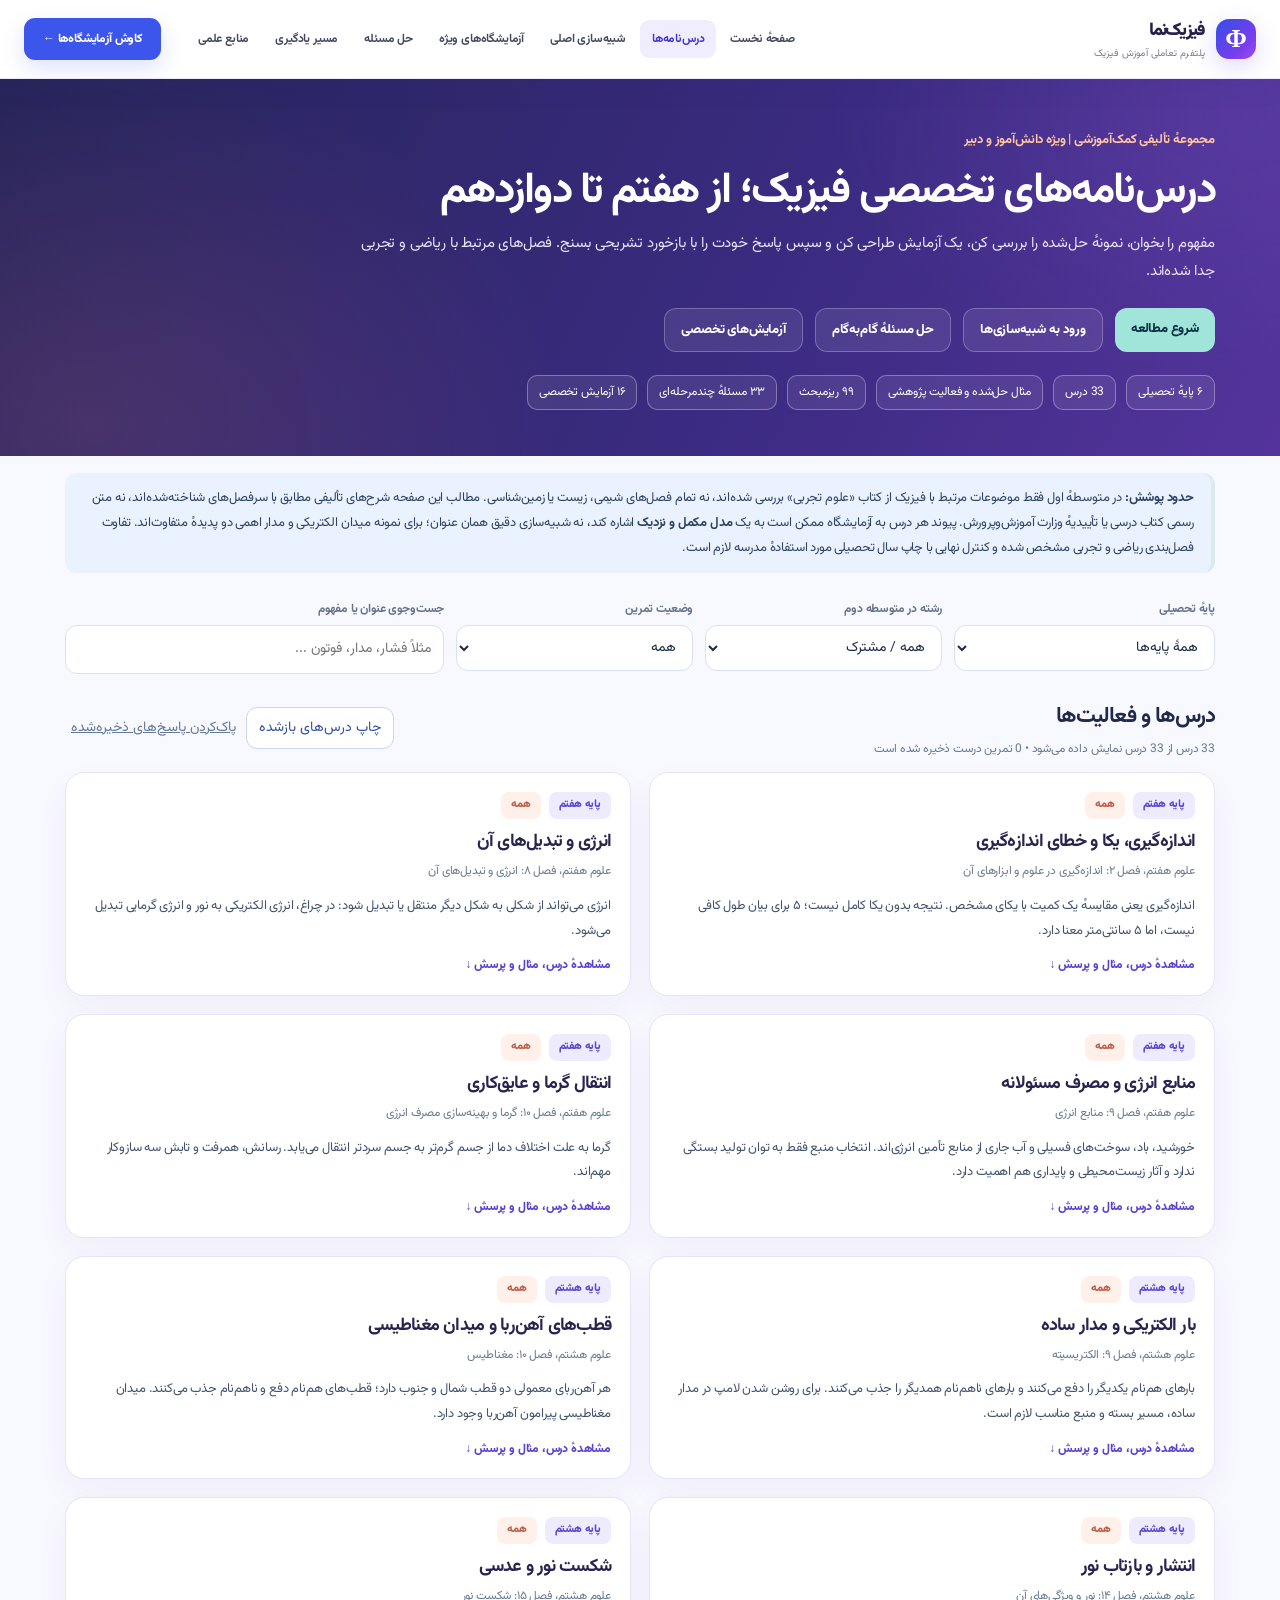
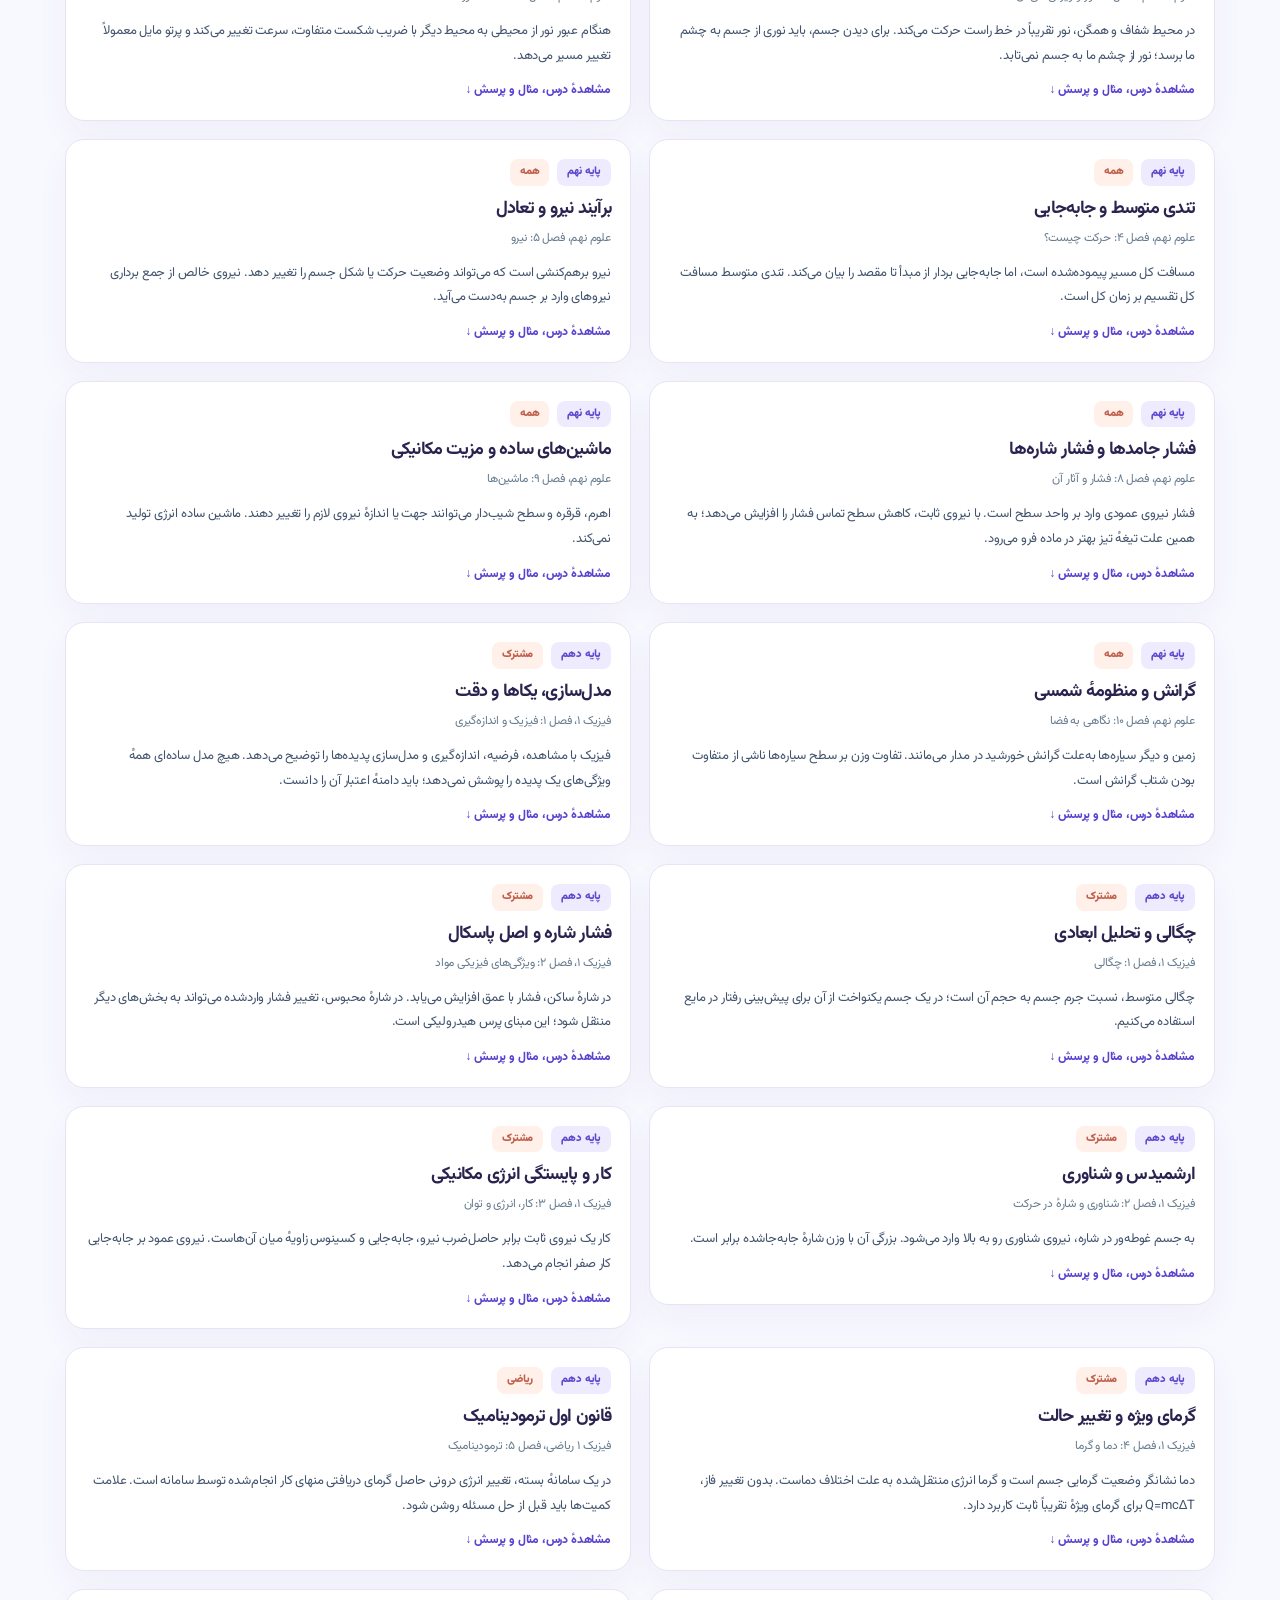
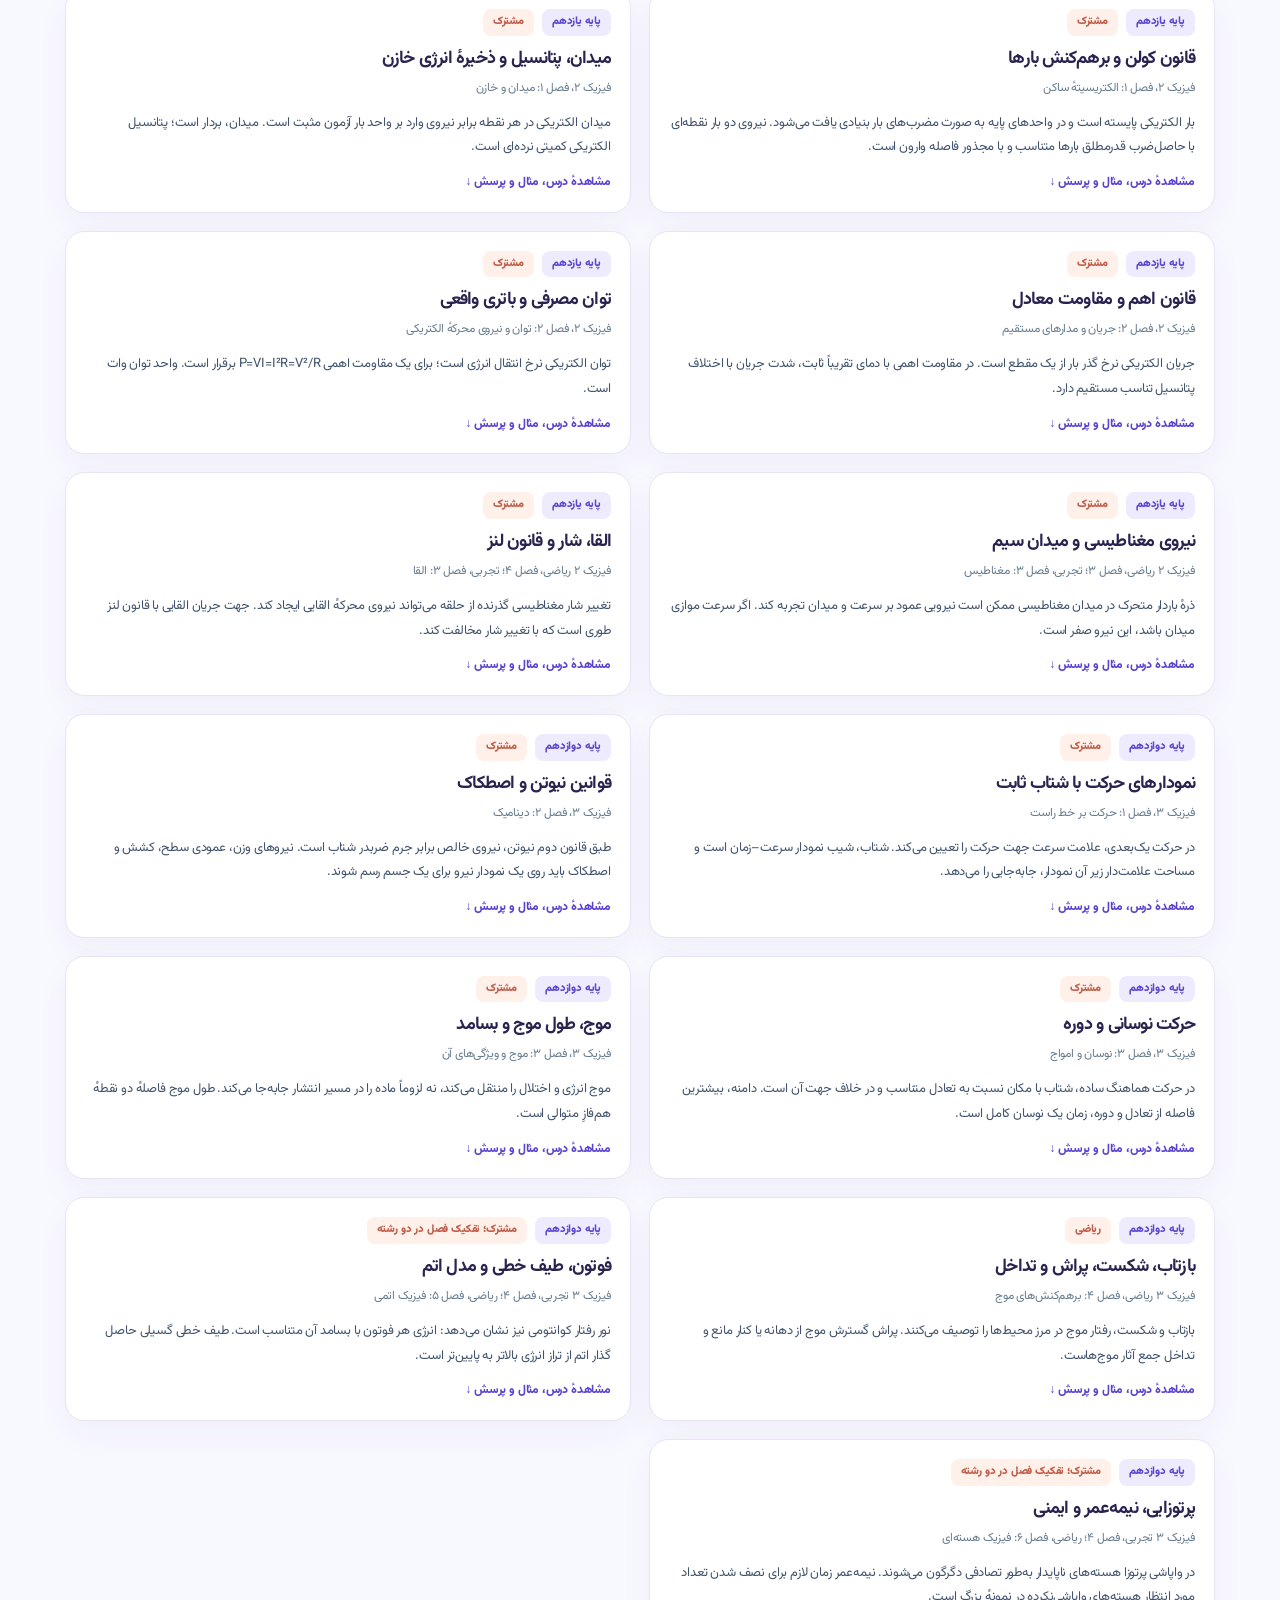
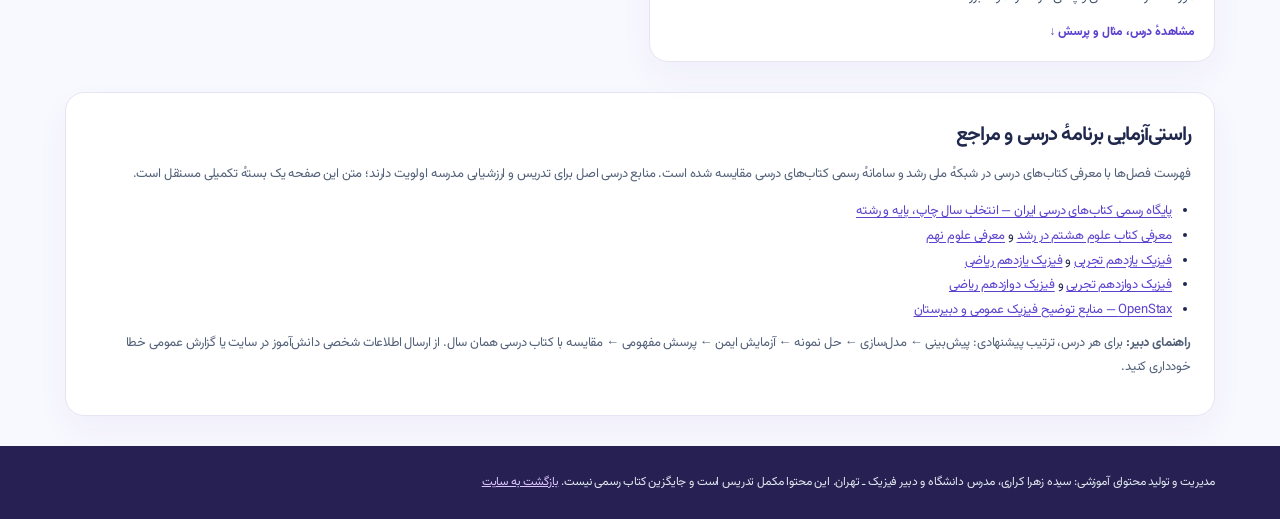
<file: curriculum.html>
<!doctype html>
<html lang="fa" dir="rtl" data-ui="scientific-2026" data-page="curriculum"><head><meta charset="utf-8"><meta name="viewport" content="width=device-width,initial-scale=1">
<meta name="author" content="سیده زهرا کراری"><meta name="description" content="درس‌نامه‌های مفهومی و مثال حل‌شده علوم هفتم تا نهم و فیزیک دهم، یازدهم و دوازدهم؛ ۳۳ واحد آموزشی و آزمون تشریحی تعاملی.">
<meta name="theme-color" content="#4333bc"><title>درس‌نامه‌های تخصصی هفتم تا دوازدهم | فیزیک‌نما</title>
<style>
:root{font-family:Tahoma,Arial,sans-serif;color:#172440;background:#f5f7fc}*{box-sizing:border-box}body{margin:0;line-height:1.9}
a{text-decoration:none;color:inherit}button,input,select{font:inherit}button{cursor:pointer}button:focus-visible,a:focus-visible,input:focus-visible,select:focus-visible,summary:focus-visible{outline:3px solid #5579dd;outline-offset:3px}
.container{max-width:1190px;margin:0 auto;padding:0 20px}.topbar{background:#131f43;color:#fff}
.topbar-inner{display:flex;justify-content:space-between;align-items:center;gap:16px;flex-wrap:wrap;padding-top:14px;padding-bottom:14px}
.logo{font-weight:900;font-size:18px}.topnav{display:flex;flex-wrap:wrap;gap:16px;font-size:13px;color:#d7e4fb}
.hero{background:radial-gradient(ellipse at 5% 10%,#565dca 0%,transparent 35%),linear-gradient(110deg,#142347,#1a417e 65%,#2c4997);color:#fff;padding:48px 0 46px}
.eyebrow{color:#a7f3d0;font-size:13px;font-weight:700}.hero h1{font-size:clamp(28px,4vw,43px);line-height:1.4;margin:8px 0}
.hero p{font-size:15px;max-width:860px;color:#e7ecfa;margin:8px 0}
.hero-links{display:flex;gap:12px;flex-wrap:wrap;margin-top:21px}.hero-links a{padding:9px 16px;border-radius:12px;background:#bbf7d0;color:#162b45;font-weight:800;font-size:13px}
.hero-links a.alt{background:#ffffff1b;border:1px solid #ffffff55;color:#fff}
.badges{display:flex;gap:10px;flex-wrap:wrap;margin-top:23px}
.badges span{border:1px solid #ffffff50;background:#ffffff14;border-radius:10px;padding:5px 11px;font-size:12px}
.toolstrip{display:grid;grid-template-columns:1.1fr 1fr 1fr 1.6fr;gap:12px;margin:25px 0 7px}
.toolstrip label{font-size:12px;display:block;color:#65748c;margin-bottom:4px;font-weight:700}.toolstrip select,.toolstrip input{width:100%;border:1px solid #d9e1f1;border-radius:12px;padding:10px 12px;background:#fff;color:#1c2b45;min-height:44px}
.notice{margin:17px 0;background:#eaf1ff;border-right:4px solid #4a76e4;border-radius:12px;padding:13px 17px;color:#2d4366;font-size:13px}
.results{display:flex;justify-content:space-between;gap:12px;align-items:center;margin:22px 0 12px}
.results h2{font-size:22px;margin:0}.small{font-size:12px;color:#728097}
.counter{font-size:12px;color:#55709a;font-weight:700}
.cards{display:grid;grid-template-columns:repeat(2,minmax(0,1fr));gap:18px;align-items:start;margin-bottom:30px}
.unit{background:white;border:1px solid #e1e8f4;border-radius:20px;box-shadow:0 9px 30px #14305a0c;overflow:hidden;min-width:0}
.unit[hidden]{display:none}.unit-head{padding:19px 19px 16px;cursor:pointer;list-style:none;display:block}
.unit-head::-webkit-details-marker{display:none}.unit-top{display:flex;align-items:center;gap:8px;flex-wrap:wrap}
.pill{border-radius:8px;background:#eaf0ff;color:#3559ae;font-size:11px;font-weight:900;padding:3px 10px}.pill.branch{background:#f5edff;color:#7152aa}
.unit h3{font-size:18px;margin:10px 0 4px;line-height:1.5}.chapter{font-size:12px;color:#637696;display:block}
.lead{font-size:13px;color:#41536d;margin:11px 0 0}.chevron{font-size:12px;color:#245bce;font-weight:800;display:inline-block;margin-top:11px}
.unit[open] .chevron{color:#248068}.unit-content{border-top:1px solid #e7edf7;padding:15px 19px 22px}
.unit-content h4{font-size:13px;color:#254c9e;margin:14px 0 5px}
.unit-content p{font-size:13px;color:#35445d;margin:0 0 10px}
.formula{direction:ltr;text-align:center;background:#f0f4ff;color:#244c99;border:1px dashed #ccdaf8;padding:10px;border-radius:10px;overflow-wrap:anywhere;font:18px/1.6 Arial,sans-serif}
.worked{padding:12px 14px;background:#f0fbf7;border-radius:12px;border-right:3px solid #31ad7f}
.warning{background:#fff7ed;border-radius:12px;padding:11px 14px;border-right:3px solid #eba85c}
.quiz{background:#f5f7fb;border-radius:15px;padding:16px;margin-top:19px}
.quiz h4{margin-top:0}.answers{display:grid;gap:8px}.answers button{text-align:right;border:1px solid #dbe4f4;border-radius:9px;padding:9px 11px;background:white;color:#1d3152;font-size:13px}
.answers button:hover{border-color:#638fe7}.answers button[aria-pressed="true"]{border-color:#4b74d1;background:#eaf2ff}
.feedback{margin:10px 0 0!important;border-radius:9px;padding:10px;background:#e8efff;color:#253d60!important}
.feedback.correct{background:#dff8ea;color:#12654b!important}.feedback.wrong{background:#fff1e3;color:#8a431a!important}
.unit-actions{display:flex;gap:10px;flex-wrap:wrap;margin-top:13px}.unit-actions a{display:inline-block;border-radius:9px;background:#233e85;color:white;font-size:12px;font-weight:700;padding:8px 12px}
.unit-actions a.secondary{background:#e9eef9;color:#2e519b}
.references{background:#fff;border:1px solid #e1e8f3;padding:23px;border-radius:18px;margin:30px 0}
.references h2{font-size:20px;margin:0 0 8px}.references p{font-size:13px;color:#526078;margin:5px 0 12px}
.references ul{margin:8px 0;padding:0 19px;font-size:13px}.references a{color:#285cbe;text-decoration:underline;text-underline-offset:3px}
.footer{background:#152245;color:#dfe9fb;padding:25px 0;font-size:12px}
.footer a{text-decoration:underline}
.print{border:1px solid #cad8ed;background:white;border-radius:11px;padding:7px 12px;color:#32519b;font-size:12px}
.reset{border:0;background:transparent;color:#647997;font-size:12px;text-decoration:underline}
@media(max-width:900px){.toolstrip{grid-template-columns:repeat(2,minmax(0,1fr))}}
@media(max-width:720px){.cards{grid-template-columns:1fr}.hero{padding:29px 0}.results{align-items:start}.unit h3{font-size:17px}}
@media(max-width:500px){.toolstrip{grid-template-columns:1fr}.container{padding:0 14px}.hero-links a{flex:1;text-align:center}.topbar-inner{align-items:start}}
@media print{header,.hero-links,.toolstrip,.unit-actions,.print,.reset,.quiz button{display:none!important}
.hero{background:none;color:#111;padding:8px 0}.hero p{color:#333}.badges span{color:#333;border:1px solid #aaa}
.cards{display:block}.unit{box-shadow:none;break-inside:avoid;margin-bottom:8px}.unit-content{display:block!important}
.unit:not([open]) .unit-content{display:block!important}.chevron{display:none}
}
.micro-grid{display:grid;grid-template-columns:1fr;gap:9px;margin:9px 0 12px}
.micro{padding:11px 13px;border:1px solid #e2e9f8;border-radius:10px;background:#f9fbff;font-size:12px}
.micro strong{display:block;color:#31549d;margin-bottom:3px}.micro span{color:#465b77}
.extension-pill{font-size:11px;color:#186f53;background:#e0f8ea;border-radius:7px;display:inline-block;padding:2px 9px;margin-top:5px}
</style><link rel="preconnect" href="https://fonts.googleapis.com"><link rel="preconnect" href="https://fonts.gstatic.com" crossorigin><link rel="stylesheet" href="https://fonts.googleapis.com/css2?family=Vazirmatn:wght@400;500;600;700;800;900&display=swap"><link rel="stylesheet" href="assets/scientific-system.css"><link rel="icon" type="image/svg+xml" href="assets/favicon.svg"><link rel="stylesheet" href="assets/vivid-spectrum.css"></head>
<body><header class="science-header" role="banner"><div class="science-header__inner">
<a class="science-logo" href="index.html"><span class="science-logo__symbol" aria-hidden="true">Φ</span><span class="science-logo__words"><strong>فیزیک‌نما</strong><small>پلتفرم تعاملی آموزش فیزیک</small></span></a>
<nav class="science-nav" aria-label="منوی اصلی فیزیک‌نما"><a href="index.html">صفحهٔ نخست</a><a href="curriculum.html" aria-current="page">درس‌نامه‌ها</a><a href="fiziknama.html">شبیه‌سازی اصلی</a><a href="labs-plus.html">آزمایشگاه‌های ویژه</a><a href="practice.html">حل مسئله</a><a href="learning-path.html">مسیر یادگیری</a><a href="sources.html">منابع علمی</a></nav>
<a class="science-cta" href="labs-plus.html">کاوش آزمایشگاه‌ها ←</a>
<details class="science-mobile-menu"><summary>فهرست <span aria-hidden="true">☰</span></summary><nav class="science-mobile-menu__panel" aria-label="منوی موبایل"><a href="index.html">صفحهٔ نخست</a><a href="curriculum.html" aria-current="page">درس‌نامه‌ها</a><a href="fiziknama.html">شبیه‌سازی اصلی</a><a href="labs-plus.html">آزمایشگاه‌های ویژه</a><a href="practice.html">حل مسئله</a><a href="learning-path.html">مسیر یادگیری</a><a href="sources.html">منابع علمی</a><a href="about.html">دربارهٔ مجموعه</a></nav></details>
</div></header><header class="topbar"><div class="container topbar-inner"><a href="index.html" class="logo">⚛ فیزیک‌نما | آموزش فیزیک</a>
<nav class="topnav" aria-label="منوی اصلی"><a href="index.html">صفحه اصلی</a><a href="fiziknama.html">آزمایشگاه مجازی</a><a href="learning-path.html">نقشه یادگیری</a><a href="practice.html">حل مسئله</a><a href="labs-plus.html">آزمایش‌های اختصاصی</a><a href="sources.html">منابع معتبر</a></nav></div></header>
<section class="hero"><div class="container"><span class="eyebrow">مجموعهٔ تألیفی کمک‌آموزشی | ویژه دانش‌آموز و دبیر</span>
<h1>درس‌نامه‌های تخصصی فیزیک؛ از هفتم تا دوازدهم</h1>
<p>مفهوم را بخوان، نمونهٔ حل‌شده را بررسی کن، یک آزمایش طراحی کن و سپس پاسخ خودت را با بازخورد تشریحی بسنج. فصل‌های مرتبط با ریاضی و تجربی جدا شده‌اند.</p>
<div class="hero-links"><a href="#catalog">شروع مطالعه</a><a class="alt" href="fiziknama.html">ورود به شبیه‌سازی‌ها</a><a class="alt" href="practice.html">حل مسئلهٔ گام‌به‌گام</a><a class="alt" href="labs-plus.html">آزمایش‌های تخصصی</a></div>
<div class="badges"><span>۶ پایهٔ تحصیلی</span><span id="unitCount">۳۳ درس</span><span>مثال حل‌شده و فعالیت پژوهشی</span><span>۹۹ ریزمبحث</span><span>۳۳ مسئلهٔ چندمرحله‌ای</span><span>۱۶ آزمایش تخصصی</span></div></div></section>
<main class="container" id="catalog"><div class="notice">
<strong>حدود پوشش:</strong> در متوسطهٔ اول فقط موضوعات مرتبط با فیزیک از کتاب «علوم تجربی» بررسی شده‌اند، نه تمام فصل‌های شیمی، زیست یا زمین‌شناسی. مطالب این صفحه شرح‌های تألیفی مطابق با سرفصل‌های شناخته‌شده‌اند، نه متن رسمی کتاب درسی یا تأییدیهٔ وزارت آموزش‌وپرورش. پیوند هر درس به آزمایشگاه ممکن است به یک <strong>مدل مکمل و نزدیک</strong> اشاره کند، نه شبیه‌سازی دقیق همان عنوان؛ برای نمونه میدان الکتریکی و مدار اهمی دو پدیدهٔ متفاوت‌اند. تفاوت فصل‌بندی ریاضی و تجربی مشخص شده و کنترل نهایی با چاپ سال تحصیلی مورد استفادهٔ مدرسه لازم است.
</div>
<section class="toolstrip" aria-label="فیلتر درس‌نامه‌ها">
<div><label for="gradeFilter">پایهٔ تحصیلی</label><select id="gradeFilter"><option value="all">همهٔ پایه‌ها</option><option value="7">هفتم</option><option value="8">هشتم</option><option value="9">نهم</option><option value="10">دهم</option><option value="11">یازدهم</option><option value="12">دوازدهم</option></select></div>
<div><label for="trackFilter">رشته در متوسطه دوم</label><select id="trackFilter"><option value="all">همه / مشترک</option><option value="تجربی">علوم تجربی</option><option value="ریاضی">ریاضی و فیزیک</option></select></div>
<div><label for="statusFilter">وضعیت تمرین</label><select id="statusFilter"><option value="all">همه</option><option value="completed">پاسخ درست ثبت‌شده</option><option value="todo">نیازمند تمرین</option></select></div>
<div><label for="searchInput">جست‌وجوی عنوان یا مفهوم</label><input id="searchInput" type="search" placeholder="مثلاً فشار، مدار، فوتون ..."></div></section>
<div class="results"><div><h2>درس‌ها و فعالیت‌ها</h2><div class="small" id="resultsCount" aria-live="polite"></div></div><div><button class="print" id="printBtn" type="button">چاپ درس‌های بازشده</button> <button class="reset" id="resetBtn" type="button">پاک‌کردن پاسخ‌های ذخیره‌شده</button></div></div>
<section id="units" class="cards" aria-label="واحدهای آموزشی"></section>
<section class="references" id="references"><h2>راستی‌آزمایی برنامهٔ درسی و مراجع</h2>
<p>فهرست فصل‌ها با معرفی کتاب‌های درسی در شبکهٔ ملی رشد و سامانهٔ رسمی کتاب‌های درسی مقایسه شده است. منابع درسی اصل برای تدریس و ارزشیابی مدرسه اولویت دارند؛ متن این صفحه یک بستهٔ تکمیلی مستقل است.</p>
<ul>
<li><a href="https://www.chap.sch.ir/" target="_blank" rel="noopener">پایگاه رسمی کتاب‌های درسی ایران — انتخاب سال چاپ، پایه و رشته</a></li>
<li><a href="https://www.roshd.ir/olum/Content/کتاب-علوم-تجربی-پایه-هشتم" target="_blank" rel="noopener">معرفی کتاب علوم هشتم در رشد</a> و <a href="https://www.roshd.ir/olum/Content/کتاب-علوم-تجربی-پایه-نهم" target="_blank" rel="noopener">معرفی علوم نهم</a></li>
<li><a href="https://www.roshd.ir/olum/Content/کتاب-فیزیک-2-پایه-یازدهم-رشته-علوم-تجربی" target="_blank" rel="noopener">فیزیک یازدهم تجربی</a> و <a href="https://www.roshd.ir/olum/Content/کتاب-فیزیک-2-پایه-یازدهم-رشته-ریاضی-و-فیزیک" target="_blank" rel="noopener">فیزیک یازدهم ریاضی</a></li>
<li><a href="https://www.roshd.ir/olum/Content/کتاب-فیزیک-۳-پایه-دوازدهم" target="_blank" rel="noopener">فیزیک دوازدهم تجربی</a> و <a href="https://www.roshd.ir/olum/Content/کتاب-فیزیک-3-پایه-دوازدهم" target="_blank" rel="noopener">فیزیک دوازدهم ریاضی</a></li>
<li><a href="https://openstax.org/subjects/physics" target="_blank" rel="noopener">OpenStax — منابع توضیح فیزیک عمومی و دبیرستان</a></li>
</ul>
<p><strong>راهنمای دبیر:</strong> برای هر درس، ترتیب پیشنهادی: پیش‌بینی ← مدل‌سازی ← حل نمونه ← آزمایش ایمن ← پرسش مفهومی ← مقایسه با کتاب درسی همان سال. از ارسال اطلاعات شخصی دانش‌آموز در سایت یا گزارش عمومی خطا خودداری کنید.</p>
</section></main><footer class="footer"><div class="container">مدیریت و تولید محتوای آموزشی: سیده زهرا کراری، مدرس دانشگاه و دبیر فیزیک ـ تهران. این محتوا مکمل تدریس است و جایگزین کتاب رسمی نیست. <a href="index.html">بازگشت به سایت</a></div></footer>
<script src="data/curriculum-data.js"></script>
<script src="data/advanced-content.js"></script>
<script>
(function(){
'use strict';
const catalog=window.FIZIKNAMA_CURRICULUM,extra=window.FIZIKNAMA_ADVANCED||{units:{},problems:[]};
const special=new Set(["measurement","power","heat-transfer","compass","refraction","lever","buoyancy","phase","thermodynamics","coulomb","capacitor","lorentz","induction","pendulum","diffraction","photoelectric"]);
const root=document.getElementById('units'),grade=document.getElementById('gradeFilter'),track=document.getElementById('trackFilter'),status=document.getElementById('statusFilter'),search=document.getElementById('searchInput');
const storageKey='fiziknama.curriculum.answers.v1';
let progress={};try{const raw=JSON.parse(localStorage.getItem(storageKey)||'{}');if(raw&&typeof raw==='object'&&!Array.isArray(raw))progress=raw;}catch(e){}
const E=s=>String(s).replace(/[&<>"']/g,c=>({'&':'&amp;','<':'&lt;','>':'&gt;','"':'&quot;','\'':'&#39;'}[c]));
const fgrade=n=>({7:'هفتم',8:'هشتم',9:'نهم',10:'دهم',11:'یازدهم',12:'دوازدهم'})[n];
function unitHTML(x){
 const saved=progress[x.id]&&progress[x.id].correct;
 const micro=extra.units?.[x.id]||[];
 const problem=extra.problems?.find(p=>p.id===x.id);
 return `<details class="unit" data-id="${E(x.id)}" id="${E(x.id)}">
 <summary class="unit-head"><span class="unit-top"><span class="pill">پایه ${fgrade(x.grade)}</span><span class="pill branch">${E(x.branch)}</span>${saved?'<span class="pill" style="background:#dff8ea;color:#146d4e">تمرین موفق</span>':''}</span>
 <h3>${E(x.title)}</h3><small class="chapter">${E(x.chapter)}</small><p class="lead">${E(x.core)}</p><span class="chevron">مشاهدهٔ درس، مثال و پرسش ↓</span></summary>
 <div class="unit-content"><h4>ریزمباحث کلیدی</h4><div class="micro-grid">${micro.map(m=>`<div class="micro"><strong>${E(m.title)}</strong><span>${E(m.text)}</span></div>`).join('')}</div>
 <h4>توضیح تکمیلی</h4><p>${E(x.deeper)}</p>
 <h4>رابطهٔ مهم و فرض‌ها</h4><div class="formula" dir="ltr">${E(x.eq)}</div>
 <h4>نمونهٔ حل‌شده</h4><p class="worked">${E(x.worked)}</p>
 <h4>کاوش و فعالیت کلاس</h4><p>${E(x.explore)}</p>
 <h4>هشدار دربارهٔ خطای مفهومی</h4><p class="warning">${E(x.warning)}</p>
 <section class="quiz" aria-label="ارزشیابی تکوینی"><h4>پرسش خودسنجی</h4><p>${E(x.quiz.q)}</p>
 <div class="answers">${x.quiz.opts.map((option,i)=>`<button type="button" data-choice="${i}" aria-pressed="false">${E(option)}</button>`).join('')}</div><p class="feedback" hidden aria-live="polite"></p></section>
 <div class="unit-actions"><a href="fiziknama.html#lesson-${E(x.sim)}">آزمایشگاه مکمل و آزمون‌های بیشتر ←</a><a class="secondary" href="learning-path.html">نقشهٔ یادگیری</a>
 ${problem?`<a class="secondary" href="practice.html#${E(x.id)}">حل مسئلهٔ چندمرحله‌ای</a>`:''}
 ${problem&&special.has(problem.lab)?`<a class="secondary" href="labs-plus.html#${E(problem.lab)}">آزمایش تخصصی</a>`:''}</div>
 </div></details>`;
}
function allowed(x){
 const g=grade.value==='all'||String(x.grade)===grade.value;
 const branch=x.grade<10||track.value==='all'||x.branch.includes('مشترک')||x.branch===track.value;
 const stat=status.value==='all'||(status.value==='completed'&&progress[x.id]?.correct)||(status.value==='todo'&&!progress[x.id]?.correct);
 const query=search.value.trim().toLocaleLowerCase('fa');
 const match=!query||[x.title,x.chapter,x.core,x.deeper,x.warning].join(' ').toLocaleLowerCase('fa').includes(query);
 return g&&branch&&stat&&match;
}
function render(){
 const units=catalog.units.filter(allowed);
 root.innerHTML=units.length?units.map(unitHTML).join(''):'<p class="notice">درسی با این فیلترها یافت نشد. فیلترها را تغییر دهید.</p>';
 const count=Object.values(progress).filter(x=>x?.correct).length;
 document.getElementById('resultsCount').textContent=`${units.length} درس از ${catalog.units.length} درس نمایش داده می‌شود • ${count} تمرین درست ذخیره شده است`;
 document.getElementById('unitCount').textContent=catalog.units.length+' درس';
}
root.addEventListener('click',event=>{
 const btn=event.target.closest('[data-choice]');if(!btn)return;
 const details=btn.closest('.unit');const x=catalog.units.find(m=>m.id===details.dataset.id);
 if(!x)return;const ix=Number(btn.dataset.choice);const correct=ix===x.quiz.answer;
 details.querySelectorAll('[data-choice]').forEach(b=>b.setAttribute('aria-pressed',String(b===btn)));
 const fb=details.querySelector('.feedback');fb.hidden=false;fb.className='feedback '+(correct?'correct':'wrong');
 fb.textContent=(correct?'پاسخ درست است. ':'پاسخ نیاز به بازنگری دارد. ')+x.quiz.why;
 if(correct){progress[x.id]={correct:true};try{localStorage.setItem(storageKey,JSON.stringify(progress))}catch(e){}}
 document.getElementById('resultsCount').textContent=`${root.querySelectorAll('.unit').length} درس نمایش داده می‌شود • ${Object.values(progress).filter(x=>x?.correct).length} تمرین درست ذخیره شده است`;
});
[grade,track,status,search].forEach(el=>el.addEventListener(el===search?'input':'change',render));
document.getElementById('printBtn').addEventListener('click',()=>window.print());
document.getElementById('resetBtn').addEventListener('click',()=>{if(!confirm('پاسخ‌های ذخیره‌شده در این مرورگر پاک شوند؟'))return;progress={};try{localStorage.removeItem(storageKey)}catch(e){};render()});
if(!catalog||!Array.isArray(catalog.units)){root.textContent='بارگذاری محتوای آموزشی ناموفق بود؛ فایل data/curriculum-data.js باید کنار سایت وجود داشته باشد.';return;}
render();
const requested=decodeURIComponent(location.hash.slice(1));
if(/^g(?:7|8|9|10|11|12)-\d+$/.test(requested)){
 const x=catalog.units.find(v=>v.id===requested);if(x){grade.value=String(x.grade);track.value='all';status.value='all';search.value='';render();const el=document.getElementById(requested);if(el){el.open=true;el.scrollIntoView({block:'start'})}}
}
})();
</script></body></html>
</file>
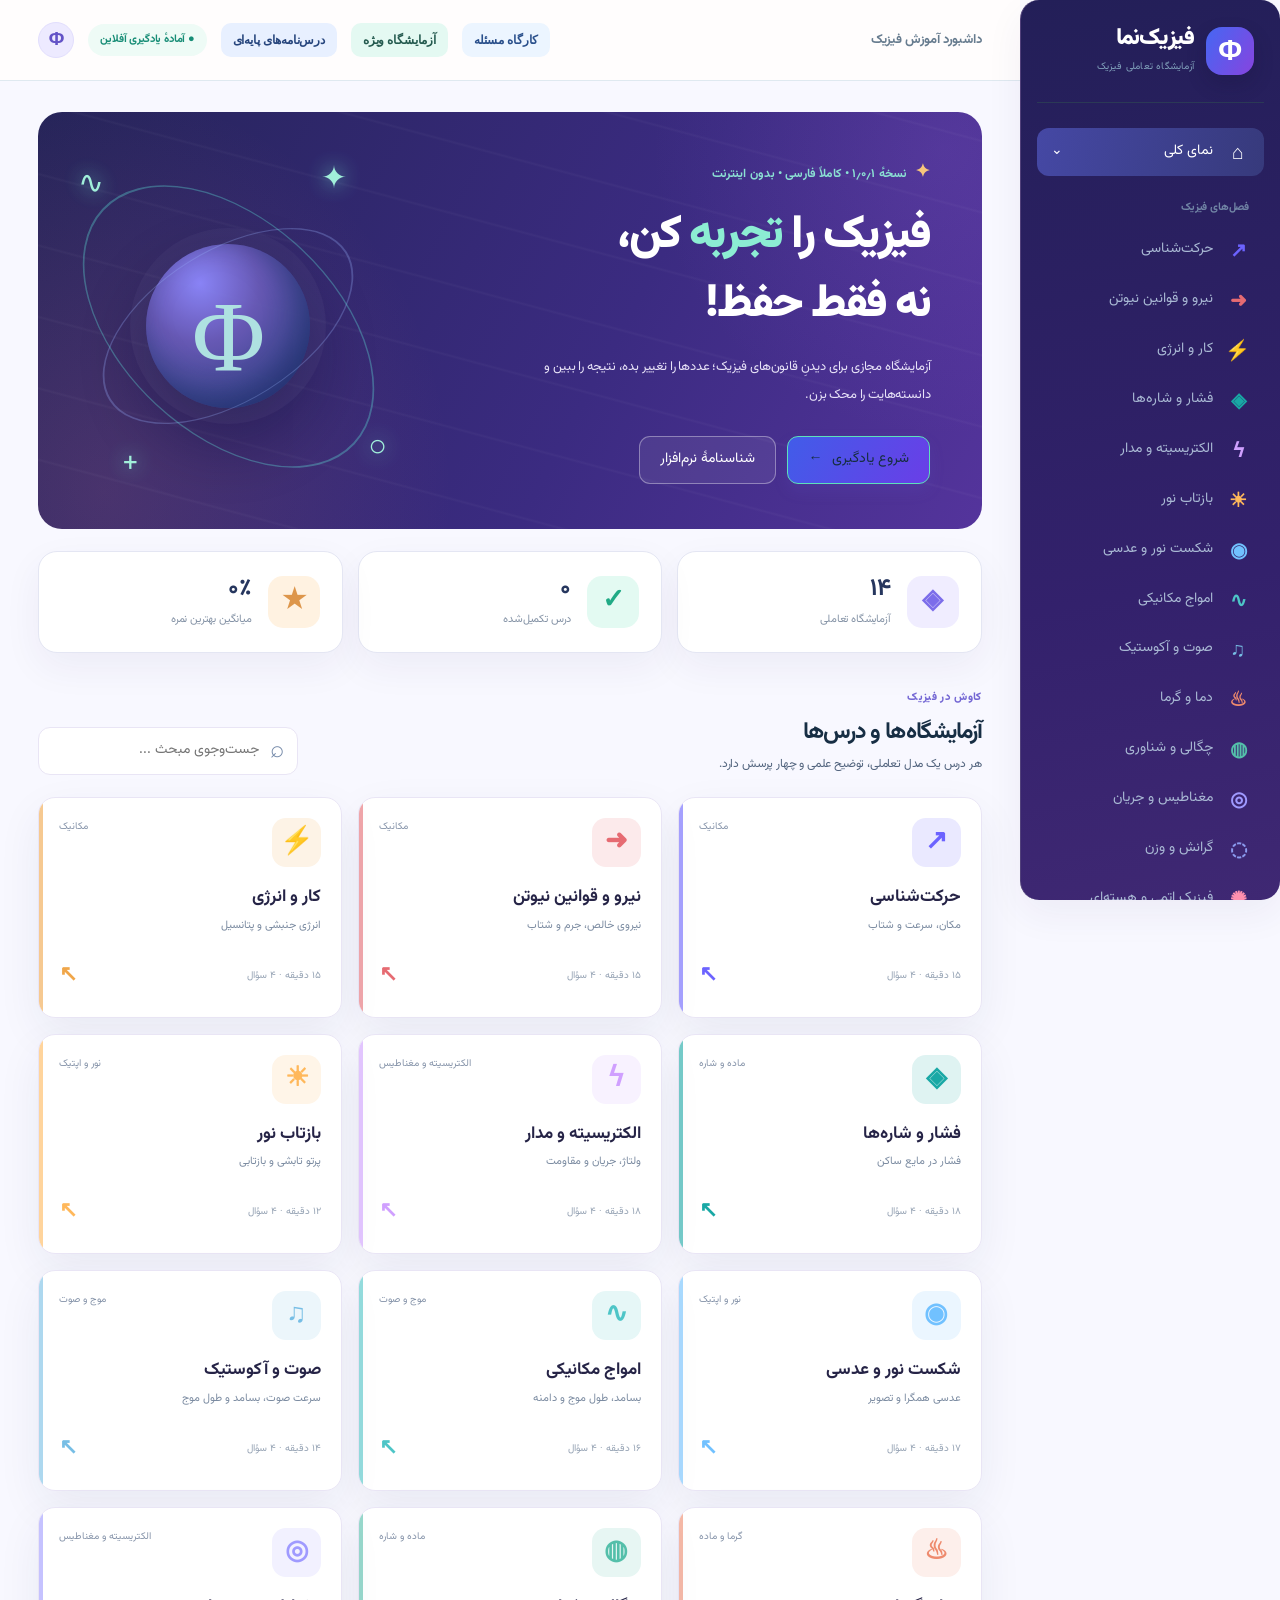
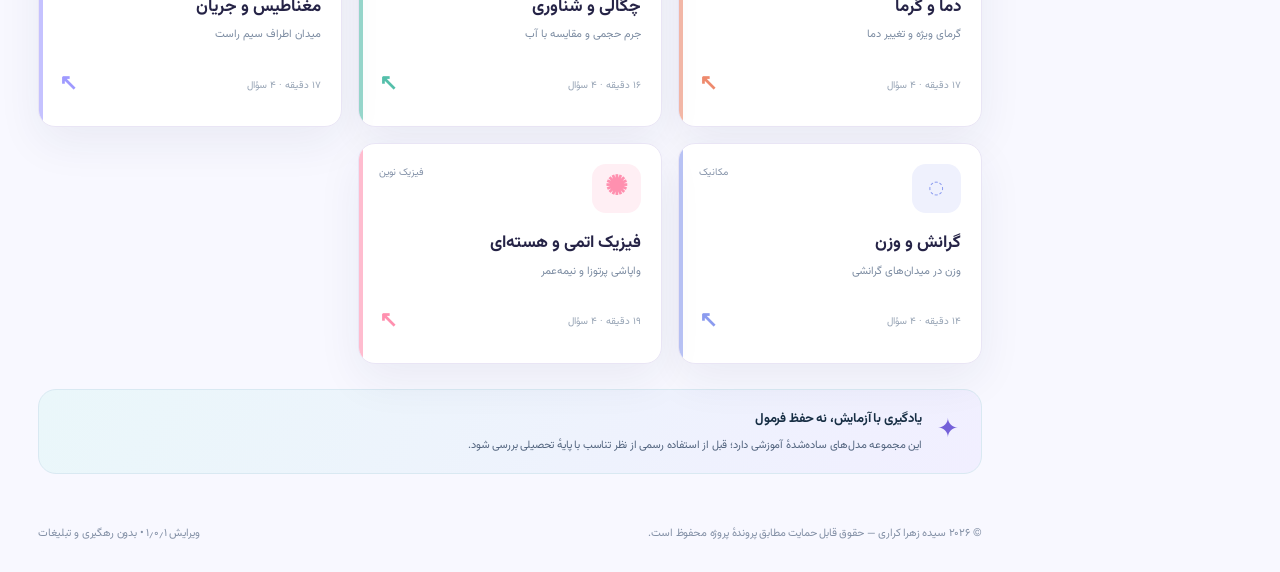
<file: fiziknama.html>
<!doctype html>
<html lang="fa" dir="rtl" data-ui="scientific-2026" data-page="fiziknama">
<head>
<meta charset="utf-8">
<meta name="viewport" content="width=device-width, initial-scale=1.0">
<meta name="theme-color" content="#4333bc">
<meta name="description" content="فیزیک‌نما: نرم‌افزار تعاملی و آفلاین آموزش ۱۴ موضوع فیزیک شامل نور، حرکت، الکتریسیته، فشار، گرما و فیزیک هسته‌ای.">
<meta name="author" content="سیده زهرا کراری">
<meta name="dcterms.creator" content="سیده زهرا کراری">
<meta name="copyright" content="© 2026 سیده زهرا کراری — rights reserved where applicable">
<meta name="application-name" content="فیزیک‌نما | Fiziknama">
<title>فیزیک‌نما | آزمایشگاه جامع آموزشی فیزیک</title>
<style>
/* Fiziknama proprietary project styles — version 1.0 */
:root{--paper:#f3f6fc;--ink:#172b4b;--muted:#697b94;--line:#e4eaf4;--dark:#101b35;--purple:#635bdf;--mint:#32c6a8;--shadow:0 16px 45px rgba(29,49,91,.065);font-family:Tahoma,"Segoe UI",Arial,sans-serif;color-scheme:light}
*{box-sizing:border-box}html{scroll-behavior:smooth}body{margin:0;background:var(--paper);color:var(--ink);line-height:1.85;font-size:14px}button,input{font:inherit}button{cursor:pointer}button:focus-visible,input:focus-visible,a:focus-visible{outline:3px solid #20bdad;outline-offset:3px}button:disabled{cursor:not-allowed;opacity:.46}button[hidden]{display:none!important}h1,h2,h3,p{margin-top:0}h1,h2,h3{line-height:1.58}p{color:#52647e}a{color:inherit}.hide{display:none!important}.app-shell{display:grid;grid-template-columns:260px minmax(0,1fr);min-height:100vh}.sidebar{background:#101b35;color:#a9b9d4;padding:25px 16px 22px;min-height:100vh;position:sticky;top:0;height:100vh;overflow:auto;scrollbar-width:thin;scrollbar-color:#344563 #101b35}.brand{display:flex;gap:12px;align-items:center;padding:0 10px 26px;border-bottom:1px solid #2b3956;cursor:pointer}.brand-badge{width:48px;height:48px;border-radius:16px;display:grid;place-items:center;color:white;font-size:29px;font-weight:800;background:linear-gradient(135deg,#6b68f8,#31c4bb);box-shadow:0 10px 22px #39cbb31c}.brand-title{font-size:23px;line-height:1.2;font-weight:900;color:white;letter-spacing:-.7px}.brand-sub{display:block;font-size:10px;color:#80a0bb;margin-top:5px;letter-spacing:.02em}.nav-wrap{padding-top:23px}.nav-title{margin:22px 15px 8px;color:#7185a5;font-size:11px;font-weight:700}.nav-link{display:flex;align-items:center;gap:13px;width:100%;color:#a9b9d4;background:transparent;border:0;text-align:right;padding:11px 14px;min-height:44px;margin:2px 0;border-radius:12px;font-weight:600;font-size:12.3px}.nav-link:hover{background:#21304c;color:white}.nav-link.active{background:linear-gradient(100deg,#4548a4,#373a7c);color:white}.nav-symbol{font-family:Arial,sans-serif;font-size:20px;font-weight:800;width:24px;text-align:center;line-height:1.1}.nav-trailing{margin-right:auto}.nav-done{margin-right:auto;font-size:16px;color:#81ead3}.sidebar-bottom{margin:30px 8px 8px;padding:17px;border-radius:15px;background:#1c2b48;border:1px solid #2d3d5e}.sidebar-bottom span{display:block;font-size:11px;color:#8da9cb}.sidebar-bottom strong{display:block;color:white;margin-top:7px;font-size:12px;overflow-wrap:anywhere}.sidebar-bottom small{display:block;color:#83a4bd;font-size:10px;margin-top:7px}.workspace{min-width:0}.topbar{height:80px;background:#fff;box-shadow:0 1px 0 var(--line);padding:0 clamp(18px,3vw,55px);display:flex;align-items:center;justify-content:space-between;gap:16px}.breadcrumb{font-size:13px;color:#677991;font-weight:700}.top-actions{display:flex;align-items:center;gap:14px;color:#71839b}.top-actions .top-pill{border-radius:22px;padding:6px 12px;background:#eefbf6;color:#178d76;font-size:11px;font-weight:700}.avatar{height:36px;width:36px;background:#edeaff;border:1px solid #e2defd;color:#6353c7;border-radius:50%;display:grid;place-items:center;font-size:19px;font-weight:700}.mobile-menu{display:none}.content{width:min(1320px,100%);margin:auto;padding:32px clamp(18px,3vw,55px) 50px;min-height:calc(100vh - 150px)}.site-footer{padding:0 clamp(18px,3vw,55px) 28px;color:#8390a6;font-size:11px;display:flex;gap:12px;justify-content:space-between;flex-wrap:wrap}.hero{min-height:350px;position:relative;overflow:hidden;border-radius:24px;background:radial-gradient(circle at 70% 65%,#3447a5 0,#263878 35%,transparent 55%),linear-gradient(115deg,#2c306f,#302461 95%);display:flex;align-items:center;padding:45px clamp(25px,4vw,65px);color:white;isolation:isolate}.hero:after{content:"";position:absolute;inset:0;background:repeating-linear-gradient(15deg,transparent 0,transparent 65px,#ffffff08 67px,transparent 69px);pointer-events:none;z-index:-1}.hero-copy{position:relative;z-index:2;max-width:530px}.hero-kicker{color:#9fe4dc;font-size:12px;letter-spacing:.01em;font-weight:700}.spark{font-size:18px;margin-left:5px;color:#f8c67b}.hero h1{font-size:clamp(27px,3.6vw,49px);line-height:1.5;margin:12px 0;font-weight:900;letter-spacing:-1.2px}.hero em{font-style:normal;color:#8cedd3}.hero p{color:#d2d9f7;max-width:430px;font-size:13px;line-height:2.2}.hero-actions,.go-next{display:flex;gap:11px;flex-wrap:wrap;margin-top:26px}.primary-btn,.outline-btn,.soft-btn{display:inline-flex;align-items:center;justify-content:center;gap:10px;border-radius:11px;border:1px solid transparent;padding:10px 20px;min-height:43px;font-weight:750;font-size:13px;text-decoration:none}.primary-btn{background:#6c65eb;color:white;border-color:#6c65eb;box-shadow:0 7px 15px #6159d524}.primary-btn:hover{background:#554dd5}.hero .primary-btn{background:#5de0bb;color:#162e3f;border-color:#5de0bb}.hero .primary-btn:hover{background:#91f1d6}.outline-btn{color:white;border-color:#ffffff5c;background:#ffffff13}.outline-btn:hover{background:#ffffff23}.soft-btn{color:#564bbf;border-color:#dbddfa;background:#f4f2ff}.soft-btn:hover{background:#e7e4ff}.hero-art{position:absolute;top:-15px;left:-8px;width:42%;height:110%;display:grid;place-items:center;opacity:.96}.orbit{position:absolute;width:280px;height:280px;border:2px solid #9cb5ff4c;border-radius:50%;transform:rotate(-32deg) scaleY(.54)}.orbit.b{transform:rotate(43deg) scaleY(.62);border-color:#62e5db5a;width:345px;height:345px}.planet{height:164px;width:164px;border-radius:50%;display:grid;place-items:center;font-size:100px;font-family:Georgia,serif;color:#b4eae6;background:radial-gradient(circle at 33% 24%,#8d88fc,#6a5cb9 35%,#39458c 74%,#27366b);box-shadow:0 0 0 16px #ffffff09,0 30px 70px #080b3970,inset -10px -10px 30px #17296380}.float-particle{position:absolute;color:#a6f8df;font-size:31px;text-shadow:0 0 20px #74e6d0}.float-particle.one{top:12%;right:20%}.float-particle.two{bottom:14%;left:23%}.float-particle.three{top:13%;left:12%}.float-particle.four{bottom:17%;right:10%}.metrics{margin:22px 0 32px;display:grid;grid-template-columns:repeat(3,minmax(0,1fr));gap:15px}.metric{min-height:102px;display:flex;align-items:center;gap:16px;background:white;padding:17px 22px;border:1px solid var(--line);border-radius:17px;box-shadow:var(--shadow)}.metric-icon{height:52px;width:52px;border-radius:15px;background:#f0edff;color:#7c6dea;display:grid;place-items:center;font-size:27px;font-weight:700;flex-shrink:0}.metric:nth-child(2) .metric-icon{background:#e3faf2;color:#20aa85}.metric:nth-child(3) .metric-icon{background:#fff2e1;color:#dd964b}.metric strong{display:block;font-size:24px;line-height:1.5;color:#26365e}.metric span{color:#8593a6;font-size:11px}.section-header{display:flex;justify-content:space-between;align-items:end;gap:20px;flex-wrap:wrap;margin-bottom:22px}.eyebrow{color:#7467d4;font-size:11px;letter-spacing:.03em;font-weight:800}.section-header h2{margin:4px 0 2px;font-size:23px}.section-header p{font-size:12px;margin:0}.search-field{min-width:260px;background:white;border:1px solid var(--line);border-radius:12px;display:flex;align-items:center;gap:9px;padding:9px 14px;color:#768baa}.search-field>span{font-size:24px;line-height:1}.search-field input{outline:0;border:0;width:100%;font-size:12px;color:var(--ink);background:transparent}.module-grid{display:grid;grid-template-columns:repeat(3,minmax(0,1fr));gap:16px}.module-card{display:flex;flex-direction:column;align-items:stretch;position:relative;text-align:right;min-height:199px;overflow:hidden;border:1px solid var(--line);border-radius:19px;padding:20px;background:white;color:var(--ink);transition:transform .18s,box-shadow .18s,border-color .18s;box-shadow:var(--shadow)}.module-card:before{content:"";position:absolute;left:0;top:0;width:4px;height:100%;background:var(--accent);opacity:.6}.module-card:hover{transform:translateY(-4px);box-shadow:0 18px 35px #28385b21;border-color:#c9d2ec}.mod-top{display:flex;gap:9px;justify-content:space-between;align-items:start}.mod-icon{width:49px;height:49px;border-radius:14px;display:grid;place-items:center;background:color-mix(in srgb,var(--accent) 14%,white);color:var(--accent);font-size:27px;font-weight:800}.mod-chapter{font-size:10px;color:#8593a9}.module-card>strong{font-size:17px;margin-top:18px;line-height:1.5}.mod-sub{font-size:11px;color:#7b8ba1;margin-top:5px}.mod-bottom{display:flex;justify-content:space-between;align-items:center;font-size:10px;color:#97a4b5;margin-top:auto;padding-top:20px}.mod-arrow{font-size:22px;color:var(--accent);font-weight:700}.completed{position:absolute;bottom:14px;left:40px;color:#199c7b;font-size:10px;background:#e3f8f0;padding:3px 6px;border-radius:12px}.empty{background:white;border:1px dashed #bdcce5;padding:25px;border-radius:14px;color:#7c88a3}.bottom-note{display:flex;gap:15px;align-items:center;background:linear-gradient(120deg,#eaf7fa,#f1efff);border:1px solid #d9e9f2;border-radius:18px;padding:17px 22px;margin-top:25px}.bottom-note .small-sun{font-size:26px;color:#7460d9}.bottom-note strong{font-size:13px}.bottom-note p{font-size:11px;margin:3px 0 0}.backline{display:flex;align-items:center;justify-content:space-between;gap:15px;flex-wrap:wrap;margin:0 0 21px}.back-link,.reset-button,.danger-text{background:transparent;border:none;color:#5c55c5;padding:5px 0;font-weight:700;font-size:12px}.back-link:hover,.reset-button:hover{text-decoration:underline}.small-label{color:#9aa5b8;font-size:11px}.lesson-hero{display:flex;gap:19px;align-items:center;background:white;border:1px solid var(--line);border-radius:18px;padding:22px 25px;margin-bottom:20px}.lesson-badge{width:77px;height:77px;display:grid;place-items:center;border-radius:20px;background:color-mix(in srgb,var(--accent) 14%,white);color:var(--accent);font-size:43px;font-weight:900}.lesson-titles{flex:1}.lesson-titles h1{font-size:24px;margin:1px 0 0}.lesson-titles p{margin:0;font-size:12px}.lesson-minutes{font-size:11px;color:#96a0b0;align-self:start}.tabs{display:flex;align-items:center;flex-wrap:wrap;gap:8px;margin-bottom:20px}.tab{padding:11px 21px;color:#687b98;background:#fff;border:1px solid #e2e9f3;border-radius:12px;font-size:12px;font-weight:700}.tab.selected{background:#6056ce;color:white;border-color:#6056ce;box-shadow:0 7px 16px #6356d022}.lab-intro{display:flex;gap:14px;background:#edf8f7;border:1px solid #d8ecea;padding:16px 19px;border-radius:15px;margin-bottom:17px}.intro-dot{font-size:24px;color:#2cafa5}.lab-intro strong{font-size:13px}.lab-intro p{font-size:12px;margin:3px 0 0;color:#4e747b}.lab-layout{display:grid;grid-template-columns:minmax(235px,.8fr) minmax(0,1.3fr);gap:17px}.card{background:#fff;border:1px solid var(--line);border-radius:18px;padding:22px;box-shadow:var(--shadow)}.card-head{display:flex;align-items:center;justify-content:space-between;gap:8px;margin-bottom:17px}.card-head h2{font-size:17px;margin:0}.controls-card .control{margin:18px 0}.control label{display:flex;justify-content:space-between;align-items:baseline;gap:10px;font-size:12px;font-weight:700}.control-value{font-family:Tahoma,Arial,sans-serif;color:#5955cc;font-size:15px;white-space:nowrap}.control-value small{font-size:10px;font-weight:500;color:#8393aa}.control input[type=range]{width:100%;height:8px;accent-color:var(--accent,#655cd5);margin:12px 0 5px;cursor:ew-resize}.range-ends{display:flex;justify-content:space-between;color:#9faabd;font-size:10px}.formula-box{border-radius:14px;padding:14px;background:#f0f3fd;border:1px solid #e2e6fa;margin-top:22px}.formula-box span{display:block;color:#8591ad;font-size:11px}.formula-box strong{font-family:Georgia,Arial,sans-serif;color:#3b438b;font-size:21px;display:block;margin:7px 0 2px;text-align:center;white-space:normal;overflow-wrap:anywhere}.scene{width:100%;max-width:750px;margin:auto}.scene svg{width:100%;height:auto;display:block;border-radius:16px}.live-chip{display:flex;align-items:center;gap:7px;color:#1fa47b;background:#e6f8f0;border-radius:40px;padding:4px 10px;font-size:10px;font-weight:700}.live-chip span{height:7px;width:7px;border-radius:50%;background:#2ebc87;box-shadow:0 0 0 4px #9df0d149}.readout{background:#f6f8fc;border:1px solid #e5ecf3;border-radius:14px;margin-top:15px;display:grid;grid-template-columns:1.1fr 1fr;gap:12px;padding:15px}.readout-main{border-left:1px solid #dce6f0}.readout-main>span,.readout-side span{display:block;color:#8594a9;font-size:10px}.readout-main strong{display:block;color:#504bd5;font-size:30px;line-height:1.5}.readout-main small{display:block;color:#677a93;font-size:11px}.readout-side{display:flex;flex-direction:column;justify-content:center;gap:12px}.readout-side strong{font-size:13px;display:block;color:#2a3c5b}.insight-card{display:flex;gap:15px;align-items:start;margin-top:17px;background:#f1f0ff;border-color:#e2defc}.insight-icon{display:grid;place-items:center;border-radius:12px;width:40px;height:40px;flex-shrink:0;color:#6958db;background:#e1defa;font-size:25px}.insight-card h3{font-size:14px;margin:0 0 6px}.insight-card p{margin:0;color:#5c638e;font-size:12px}.lab-bottom{display:grid;grid-template-columns:1fr 1fr;gap:17px;margin-top:16px}.micro-card{background:white;border:1px solid var(--line);border-radius:15px;padding:18px}.micro-card span{font-size:12px;font-weight:800;color:#3a5c9c}.micro-card p{font-size:12px;margin:7px 0 0}.learning-layout{display:grid;grid-template-columns:minmax(0,2fr) minmax(230px,.9fr);gap:18px}.reading{padding:32px}.reading h2{font-size:24px;margin:4px 0 10px}.reading h3{font-size:17px;margin:25px 0 8px}.reading p{font-size:13px;line-height:2.2}.reading-lead{font-size:14px!important}.formula-large{background:#f0f3ff;border:1px solid #e0e3fa;border-radius:15px;padding:25px;margin:23px 0;text-align:center;color:#4c49a6;font-family:Georgia,serif;font-size:clamp(19px,2vw,28px);font-weight:700;overflow-wrap:anywhere}.tip-box{background:#fff9ea;padding:15px 17px;border-right:3px solid #d5a451;border-radius:10px;margin-bottom:23px}.tip-box strong{color:#b37a26}.tip-box p{margin:5px 0 0}.sidebar-note{align-self:start}.sidebar-note h3{font-size:16px}.sidebar-note li{margin:12px 0;color:#667792;font-size:12px}.sidebar-note ol{padding-right:19px}.note-muted{border-top:1px solid #e6ecf4;padding-top:15px;font-size:11px}.quiz-card{max-width:830px;margin:0 auto;padding:34px}.quiz-header{display:flex;justify-content:space-between;align-items:center;gap:15px}.quiz-header h2{margin:5px 0 0;font-size:21px}.question-number{color:#6a5de0;background:#f1efff;border-radius:13px;padding:8px 15px;font-weight:800}.progress-track,.score-meter{height:8px;background:#eff1f7;border-radius:18px;overflow:hidden;margin:22px 0}.progress-track span,.score-meter span{height:100%;display:block;background:#58cdb8;transition:width .2s}.question-text{font-size:17px;margin:29px 0 20px}.answers{display:grid;gap:12px}.answer{width:100%;display:flex;align-items:center;gap:15px;text-align:right;border-radius:13px;border:1px solid #e4e8f1;background:#fff;color:#334866;padding:14px 16px;font-weight:650;min-height:55px}.answer:hover:not(:disabled){border-color:#a49aef;background:#f8f7ff}.answer-letter{display:grid;place-items:center;flex-shrink:0;border-radius:10px;background:#f0f2f8;height:29px;width:29px;color:#7787a0}.answer.picked{border-color:#7165d9;background:#f5f3ff}.answer.correct{border-color:#4ac7a4;background:#e9f9f2}.answer.wrong{border-color:#e78b8b;background:#fff0f0}.answer-feedback{padding:15px 19px;border-radius:12px;margin-top:20px;font-size:13px}.answer-feedback.good{background:#eaf8f1;border:1px solid #a9e5cf;color:#1e866d}.answer-feedback.bad{background:#fff3ee;border:1px solid #f3c0b9;color:#aa4c50}.answer-feedback p{margin:4px 0 0;color:inherit}.quiz-actions{margin-top:26px;display:flex;justify-content:space-between;gap:13px}.quiz-result{max-width:650px;margin:25px auto;text-align:center;padding:40px 30px}.big-check{height:80px;width:80px;margin:0 auto 17px;border-radius:50%;display:grid;place-items:center;font-size:45px;color:#29a887;background:#e5f9f3}.quiz-result h2{font-size:36px;margin:5px}.quiz-result .primary-btn,.quiz-result .soft-btn{margin:7px}.owner-banner{display:flex;gap:20px;align-items:center;background:linear-gradient(120deg,#e6ecff,#e5f7f2);border:1px solid #dfe7f4;padding:24px 28px;border-radius:18px;margin-bottom:22px}.owner-banner>span{height:68px;width:68px;border-radius:17px;background:#d5dafa;color:#6662c6;font-size:38px;display:grid;place-items:center}.owner-banner h1{margin:0;font-size:23px}.owner-banner p{margin:0;font-size:12px}.owner-grid{display:grid;grid-template-columns:1fr 1.12fr;gap:20px}.owner-grid .card>h2{font-size:20px;margin-bottom:14px}.owner-grid p{font-size:12px}.owner-label{display:block;font-size:12px;font-weight:800;margin-top:20px}.owner-input{display:block;width:100%;background:white;border:1px solid #ccd8ed;border-radius:10px;padding:12px 14px;margin:9px 0 16px;font-size:13px}.owner-receipt{display:grid;grid-template-columns:1fr 1fr;gap:11px 8px;margin:23px 0;background:#f6f8fd;padding:17px;border-radius:12px;align-items:center}.owner-receipt span{font-size:10px;color:#8b99ae}.owner-receipt strong{font-size:12px;overflow-wrap:anywhere}.ownership-steps{display:grid;gap:14px}.ownership-steps>div{display:flex;gap:12px;align-items:start}.ownership-steps b{width:26px;height:26px;background:#eeebff;border-radius:50%;color:#5749c1;flex-shrink:0;display:grid;place-items:center}.ownership-steps p{margin:0}.ownership-steps code{font-size:11px;word-break:break-all}.legal-notice{font-size:11px;color:#815d31;background:#fff9eb;border:1px solid #f3e0b9;padding:14px;border-radius:10px;margin-top:18px}.privacy-note{margin-top:20px}.privacy-note h3{font-size:15px}.privacy-note p{font-size:12px}.privacy-note button{margin:6px}.danger-text{color:#b95665}.toast{position:fixed;z-index:20;bottom:25px;left:25px;max-width:min(460px,calc(100vw - 50px));padding:13px 17px;border-radius:12px;box-shadow:0 15px 34px #10244c38;background:#1a2d4c;color:white;font-size:12px;opacity:0;transform:translateY(18px);pointer-events:none;transition:opacity .2s,transform .2s}.toast.show{opacity:1;transform:translateY(0)}.overlay{display:none}
@media(max-width:1250px){.app-shell{grid-template-columns:230px minmax(0,1fr)}.hero-art{opacity:.72;width:37%}.module-grid{grid-template-columns:repeat(2,minmax(0,1fr))}.content{padding:26px 25px 45px}.metric{padding:14px}.metric-icon{width:42px;height:42px}}
@media(max-width:950px){.app-shell{display:block}.sidebar{position:fixed;z-index:50;top:0;right:0;height:100vh;width:280px;min-height:unset;transform:translateX(110%);transition:transform .24s}.sidebar.open{transform:translateX(0)}.overlay.active{display:block;position:fixed;inset:0;background:#070d20a8;z-index:40}.mobile-menu{display:grid;place-items:center;border:0;background:#f0f2ff;color:#574ecc;border-radius:11px;height:41px;width:41px;font-size:25px}.topbar{height:70px}.hero-art{width:43%;left:-25px}.content{min-height:calc(100vh - 130px)}}
@media(max-width:700px){.hero{min-height:350px;padding:29px 22px}.hero-art{opacity:.2;width:75%;left:-28%;top:0}.hero h1{font-size:31px}.hero p{font-size:11px}.metrics{grid-template-columns:repeat(3,minmax(0,1fr));gap:8px}.metric{display:block;text-align:center;padding:10px 4px;min-height:112px}.metric-icon{margin:0 auto 6px;width:37px;height:37px;font-size:22px}.metric strong{font-size:19px}.metric span{font-size:9px}.module-grid{grid-template-columns:1fr 1fr;gap:11px}.module-card{padding:14px;min-height:186px}.mod-icon{width:42px;height:42px;font-size:25px}.mod-chapter{font-size:9px}.module-card>strong{font-size:14px;margin-top:13px}.mod-sub{font-size:10px}.mod-bottom{font-size:9px}.lab-layout,.lab-bottom,.learning-layout,.owner-grid{grid-template-columns:1fr}.lesson-hero{gap:12px;padding:14px}.lesson-badge{height:55px;width:55px;font-size:31px}.lesson-titles h1{font-size:19px}.lesson-minutes{display:none}.tabs{display:grid;grid-template-columns:1fr 1fr}.tab{padding:10px 8px}.readout-main strong{font-size:25px}.card{padding:18px}.reading{padding:20px}.quiz-card{padding:19px}.section-header{align-items:stretch}.search-field{width:100%;min-width:0}.site-footer{display:block;padding:0 20px 20px;text-align:center}.owner-banner{padding:14px}.owner-banner h1{font-size:19px}.owner-banner>span{width:54px;height:54px;flex-shrink:0}}
@media(max-width:410px){.content{padding:20px 13px 36px}.module-grid{grid-template-columns:1fr}.module-card{min-height:170px}.mod-bottom{padding-top:12px}.readout{grid-template-columns:1fr}.readout-main{border-left:none;border-bottom:1px solid #dce6f0;padding-bottom:10px}.topbar{padding:0 14px}.top-pill{display:none}.hero h1{font-size:27px}.metrics{gap:5px}.metric strong{font-size:17px}.brand-title{font-size:21px}}
@media(prefers-reduced-motion:reduce){html{scroll-behavior:auto}*,*:before,*:after{transition:none!important;animation:none!important}}
@media print{.sidebar,.topbar,.tabs,.back-link,.go-next,.quiz-actions,.primary-btn,.soft-btn{display:none!important}.app-shell{display:block}.content{padding:0}.card,.hero,.lesson-hero{box-shadow:none;break-inside:avoid}.hero{color:#fff;print-color-adjust:exact}.module-grid{grid-template-columns:repeat(2,1fr)}}

</style>
<link rel="preconnect" href="https://fonts.googleapis.com"><link rel="preconnect" href="https://fonts.gstatic.com" crossorigin><link rel="stylesheet" href="https://fonts.googleapis.com/css2?family=Vazirmatn:wght@400;500;600;700;800;900&display=swap"><link rel="stylesheet" href="assets/scientific-system.css"><link rel="icon" type="image/svg+xml" href="assets/favicon.svg"><link rel="stylesheet" href="assets/vivid-spectrum.css"></head>
<body>
<div class="overlay" id="mobileOverlay"></div>
<div class="app-shell">
<aside class="sidebar" id="navMobile" aria-label="فهرست فصل‌ها">
 <div class="brand" id="brandHome" role="button" tabindex="0" aria-label="رفتن به صفحهٔ اصلی"><span class="brand-badge">Φ</span><div><div class="brand-title">فیزیک‌نما</div><small class="brand-sub">آزمایشگاه تعاملی فیزیک</small></div></div>
 <nav class="nav-wrap" id="courseNav" aria-label="فهرست درس‌ها"></nav>
 <div class="science-app-jump" style="margin:15px 6px;display:flex;gap:6px;flex-wrap:wrap"><a href="index.html" style="border:1px solid #395a70;padding:7px 10px;border-radius:9px;color:#cef4e9;font-size:11px;text-decoration:none">⌂ صفحهٔ نخست</a><a href="practice.html" style="border:1px solid #395a70;padding:7px 10px;border-radius:9px;color:#cef4e9;font-size:11px;text-decoration:none">حل مسئله</a><a href="curriculum.html" style="border:1px solid #395a70;padding:7px 10px;border-radius:9px;color:#cef4e9;font-size:11px;text-decoration:none">درس‌نامه</a><a href="labs-plus.html" style="border:1px solid #395a70;padding:7px 10px;border-radius:9px;color:#cef4e9;font-size:11px;text-decoration:none">آزمایش‌های ویژه</a></div><div class="sidebar-bottom"><span>صاحب پروژه (اطلاعات اعلامی)</span><strong id="navOwner">سیده زهرا کراری</strong><small>مدرس دانشگاه و دبیر فیزیک · تهران</small></div>
</aside>
<div class="workspace">
 <header class="topbar"><div style="display:flex;align-items:center;gap:13px"><button class="mobile-menu" id="menuToggle" aria-label="بازکردن فهرست درس‌ها">☰</button><div class="breadcrumb" id="topTitle">داشبورد آموزش فیزیک</div></div><div class="top-actions"><a href="practice.html" title="۳۳ مسئلهٔ چندمرحله‌ای" style="font:700 12px/1.5 Tahoma,Arial,sans-serif;color:#294f8b;background:#ecf5ff;border-radius:10px;padding:8px 12px;text-decoration:none">کارگاه مسئله</a><a href="labs-plus.html" title="۱۶ آزمایش مستقل" style="font:700 12px/1.5 Tahoma,Arial,sans-serif;color:#245a4f;background:#e4f9f2;border-radius:10px;padding:8px 12px;text-decoration:none">آزمایشگاه ویژه</a><a href="curriculum.html" title="درس‌نامه‌های تخصصی هفتم تا دوازدهم" style="font:700 12px/1.5 Tahoma,Arial,sans-serif;background:#e8f0ff;color:#26457d;border-radius:10px;padding:8px 12px;text-decoration:none;display:inline-block">درس‌نامه‌های پایه‌ای</a><span class="top-pill">● آمادهٔ یادگیری آفلاین</span><div class="avatar" title="آزمایشگاه فیزیک">Φ</div></div></header>
 <main id="mainContent" class="content" aria-live="polite"></main>
 <footer class="site-footer"><span>© ۲۰۲۶ سیده زهرا کراری — حقوق قابل حمایت مطابق پروندهٔ پروژه محفوظ است.</span><span>ویرایش ۱٫۰٫۱ • بدون رهگیری و تبلیغات</span></footer>
</div></div><div class="toast" id="toast" role="status" aria-live="polite"></div>
<script>
/* Fiziknama content collection, version 1.0 — original Persian instructional text. */
const MODULES = [
 {id:'motion',title:'حرکت‌شناسی',cat:'مکانیک',icon:'↗',color:'#6C63FF',sub:'مکان، سرعت و شتاب',time:15,formula:'x = v₀t + ½at²',outcome:'رابطهٔ زمان، سرعت و جابه‌جایی را در حرکت با شتاب ثابت بررسی کند.',intro:'در حرکت یک‌بعدی با شتاب ثابت، سرعت در هر ثانیه به اندازهٔ ثابتی تغییر می‌کند. جهت مثبت محور را به سمت راست انتخاب کرده‌ایم.',assumptions:'حرکت یک‌بعدی، شتاب ثابت، زمان نامنفی و مبدأ مکان صفر است؛ مقاومت هوا لحاظ نمی‌شود.',tip:'شیب نمودار مکان ـ زمان سرعت لحظه‌ای را نشان می‌دهد؛ شیب نمودار سرعت ـ زمان برابر شتاب است.',challenge:'شتاب را منفی انتخاب کنید. آیا جابه‌جایی همیشه با مسافت پیموده‌شده برابر است؟',params:[['v0','سرعت اولیه','m/s',-10,20,1,5],['a','شتاب','m/s²',-5,5,.5,2],['t','زمان','s',0,12,.5,6]],qs:[['در حرکت با شتاب ثابت، شیب نمودار سرعت-زمان نشان‌دهندهٔ چیست؟',['جابه‌جایی','شتاب','سرعت اولیه','جرم'],1,'شیب v-t برابر Δv/Δt یعنی شتاب است.'],['جسمی از سکون با شتاب ۲ m/s² به مدت ۳ ثانیه حرکت کند؛ سرعت نهایی؟',['۲','۳','۶','۹ متر بر ثانیه'],2,'v=0+2×3=6 m/s.'],['در شتاب صفر، سرعت جسم چگونه است؟',['ثابت می‌ماند','همیشه صفر است','افزایش می‌یابد','منفی می‌شود'],0,'شتاب صفر یعنی سرعت نسبت به زمان تغییر نمی‌کند.'],['اگر جسم تغییر جهت دهد، آیا مسافت و قدرمطلق جابه‌جایی الزاماً برابرند؟',['بله','خیر','فقط در خلأ','فقط در شتاب ثابت'],1,'در بازگشت، مسافت مسیر طی‌شده از اندازهٔ جابه‌جایی بیشتر می‌شود.']]},
 {id:'forces',title:'نیرو و قوانین نیوتن',cat:'مکانیک',icon:'➜',color:'#E66B72',sub:'نیروی خالص، جرم و شتاب',time:15,formula:'a = Fₙₑₜ / m',outcome:'تأثیر نیروی خالص و جرم بر شتاب را از قانون دوم نیوتن پیش‌بینی کند.',intro:'وقتی نیروی خالصِ غیرصفر به جسم وارد شود، سرعت برداری آن تغییر می‌کند. برای نیروی یکسان، جرم بیشتر شتاب کمتر ایجاد می‌کند.',assumptions:'مدل یک‌بعدی روی سطح بی‌اصطکاک و جسم با جرم ثابت؛ F نیروی خالص افقی است.',tip:'وجود حرکت به معنی وجود نیروی خالص نیست؛ جسم می‌تواند با سرعت ثابت حرکت کند.',challenge:'نیروی خالص را صفر کنید. آیا جسم الزاماً ساکن است؟',params:[['m','جرم','kg',1,30,1,5],['F','نیروی خالص','N',-100,100,5,30]],qs:[['اگر نیروی خالص بر جسم صفر باشد، شتاب آن چیست؟',['صفر','همواره مثبت','همواره منفی','وابسته به سرعت'],0,'از ΣF=ma و جرم غیرصفر، شتاب صفر است.'],['نیروی خالص ۲۰ نیوتن بر جرم ۴ کیلوگرم وارد می‌شود. شتاب؟',['۸۰','۱۶','۵','۰٫۲ m/s²'],2,'۲۰ تقسیم بر ۴ برابر ۵ m/s² است.'],['در نیروی خالص یکسان، دو برابر شدن جرم چه اثری بر شتاب دارد؟',['دو برابر','نصف','چهار برابر','بدون تغییر'],1,'a=F/m و با دو برابر شدن m، a نصف می‌شود.'],['نیروی کنش و واکنش نیوتن بر چه اجسامی وارد می‌شوند؟',['یک جسم','دو جسم متفاوت','فقط اجسام ساکن','فقط اجسام متحرک'],1,'این دو نیرو هم‌اندازه و مخالف‌جهت‌اند، اما بر دو جسم متفاوت وارد می‌شوند.']]},
 {id:'energy',title:'کار و انرژی',cat:'مکانیک',icon:'⚡',color:'#F0A649',sub:'انرژی جنبشی و پتانسیل',time:15,formula:'Eₖ = ½mv² ,  U = mgh',outcome:'انرژی جنبشی و پتانسیل گرانشی را در مثال‌های ساده محاسبه کند.',intro:'انرژی جنبشی به جرم و مجذور تندی وابسته است. انرژی پتانسیل گرانشی در میدان نزدیک سطح زمین به اختلاف ارتفاع بستگی دارد.',assumptions:'g=9.8 m/s²، ارتفاع نسبت به تراز مرجع و حرکت غیرنسبیتی است؛ اتلاف انرژی مدل نشده.',tip:'دو برابر شدن تندی، انرژی جنبشی را چهار برابر می‌کند؛ نه دو برابر.',challenge:'تندی را دو برابر کنید و مقدار انرژی جنبشی را مقایسه کنید.',params:[['m','جرم','kg',1,20,1,4],['v','تندی','m/s',0,20,1,6],['h','ارتفاع','m',0,20,1,5]],qs:[['انرژی جنبشی با کدام کمیت نسبت مربعی دارد؟',['جرم','تندی','ارتفاع','زمان'],1,'Eₖ=½mv²؛ تندی به توان دو می‌رسد.'],['جرم ۲ kg با تندی ۳ m/s چه انرژی جنبشی دارد؟',['۳ ژول','۶ ژول','۹ ژول','۱۸ ژول'],2,'Eₖ=½×۲×۳²=۹ ژول.'],['انرژی پتانسیل گرانشی به کدام مرجع بستگی دارد؟',['زمان','مبدأ ارتفاع','دما','رنگ جسم'],1,'برای تعیین U=mgh باید تراز مرجع ارتفاع انتخاب شود.'],['واحد SI کار و انرژی چیست؟',['وات','نیوتن','ژول','پاسکال'],2,'واحد هر دو، ژول (J) است.']]},
 {id:'pressure',title:'فشار و شاره‌ها',cat:'ماده و شاره',icon:'◈',color:'#19A8A5',sub:'فشار در مایع ساکن',time:18,formula:'ΔP = ρgh',outcome:'وابستگی فشار هیدروستاتیکی به عمق و چگالی را تحلیل کند.',intro:'فشار پیمانه‌ای ناشی از ستون مایع ساکن با افزایش عمق و چگالی بیشتر می‌شود. این مدل یک ظرف بازِ مستقل است، نه لولهٔ U.',assumptions:'مایع ساکن و همگن با چگالی ثابت، سطح آزاد در فشار جو، g=9.8؛ ΔP فشار نسبت به سطح آزاد است.',tip:'هم‌تراز بودن در دو مایع متفاوت، به‌تنهایی به معنی برابری فشار نیست.',challenge:'چگالی را ثابت نگه دارید و عمق را نصف کنید؛ فشار چه تغییری می‌کند؟',params:[['rho','چگالی مایع','kg/m³',700,14000,100,1000],['h','عمق از سطح آزاد','m',0,8,.2,3]],qs:[['فشار پیمانه‌ای در عمق h از مایع ساکن به چه صورت است؟',['ρgh','ρg/h','h/ρg','ρh/g'],0,'برای سیال ساکن با چگالی ثابت ΔP=ρgh است.'],['فشار پیمانه‌ای در سطح آزاد یک ظرف باز تقریباً چقدر است؟',['صفر','۱۰۰ پاسکال','۹۸۰۰ پاسکال','همواره بی‌نهایت'],0,'فشار پیمانه‌ای اختلاف با فشار سطح آزاد است و در همان سطح صفر است.'],['در عمق یکسان از دو مایع با چگالی مختلف، آیا فشار پیمانه‌ای همیشه برابر است؟',['بله','خیر','فقط عمق مهم است','فقط مساحت مهم است'],1,'با h یکسان، ΔP به چگالی وابسته است.'],['برای آب با ρ=۱۰۰۰ و h=۲m، با g=9.8 فشار پیمانه‌ای چقدر است؟',['۱۹۶ پاسکال','۱۹۶۰ پاسکال','۱۹۶۰۰ پاسکال','۱۹۶۰۰۰ پاسکال'],2,'۱۰۰۰×۹٫۸×۲=۱۹۶۰۰ پاسکال.']]},
 {id:'electricity',title:'الکتریسیته و مدار',cat:'الکتریسیته و مغناطیس',icon:'ϟ',color:'#D0A0FF',sub:'ولتاژ، جریان و مقاومت',time:18,formula:'I = V / R ,  P = VI',outcome:'جریان و توان را در مدار سادهٔ مقاومتی با قانون اهم به دست آورد.',intro:'در یک مقاومت اهمیِ ایدئال، با افزایش ولتاژ، جریان افزایش می‌یابد و با افزایش مقاومت، جریان کاهش می‌یابد.',assumptions:'مدار بستهٔ جریان مستقیم با یک مقاومت اهمی ایدئال و منبع ولتاژ ایدئال؛ سیم‌ها بدون مقاومت فرض می‌شوند.',tip:'ولتاژ و جریان یک کمیت نیستند. قانون اهم برای همهٔ مواد در هر شرایطی برقرار نیست.',challenge:'مقاومت را ثابت نگه دارید و ولتاژ را دو برابر کنید؛ جریان و توان چه می‌شوند؟',params:[['V','ولتاژ منبع','V',0,24,1,12],['R','مقاومت','Ω',1,30,1,6]],qs:[['برای V=۱۲V و R=۶Ω جریان چند آمپر است؟',['۰٫۵','۲','۶','۷۲'],1,'I=۱۲/۶=۲ A است.'],['اگر مقاومت دو برابر و ولتاژ ثابت باشد، جریان؟',['دو برابر','نصف','چهار برابر','همان'],1,'I=V/R.'],['واحد توان الکتریکی کدام است؟',['ژول','کولن','وات','اهم'],2,'توان بر حسب وات بیان می‌شود.'],['آیا قانون اهم برای هر رسانایی در همهٔ شرایط برقرار است؟',['بله','خیر','فقط در خلأ','فقط ولتاژ صفر'],1,'بعضی قطعات مثل دیود رابطهٔ خطی V-I ندارند.']]},
 {id:'reflection',title:'بازتاب نور',cat:'نور و اپتیک',icon:'☀',color:'#FFB85B',sub:'پرتو تابشی و بازتابی',time:12,formula:'θᵢ = θᵣ',outcome:'زاویهٔ تابش و بازتاب را نسبت به خط عمود اندازه بگیرد.',intro:'در بازتاب آینه‌ای، زاویهٔ تابش نسبت به خط عمود بر سطح با زاویهٔ بازتاب برابر است. هر دو پرتو و عمود در یک صفحه قرار دارند.',assumptions:'سطح صاف و بازتاب آینه‌ای، محیط همگن؛ زاویه‌ها از خط عمود اندازه‌گیری می‌شوند نه از سطح آینه.',tip:'زاویهٔ ۳۰ درجه با سطح آینه، زاویهٔ ۶۰ درجه با خط عمود است.',challenge:'زاویهٔ تابش را از ۲۰ به ۶۰ درجه افزایش دهید؛ مسیر پرتو بازتابی را دنبال کنید.',params:[['angle','زاویهٔ تابش نسبت به عمود','درجه',0,80,5,35]],qs:[['زاویهٔ بازتاب نسبت به چه خطی اندازه‌گیری می‌شود؟',['سطح آینه','خط عمود بر آینه','افق','پرتو تابشی'],1,'قانون بازتاب زاویه‌ها را از خط عمود تعریف می‌کند.'],['اگر زاویهٔ تابش ۴۰° باشد، بازتاب چند درجه است؟',['۲۰°','۴۰°','۵۰°','۸۰°'],1,'θr=θi.'],['اگر زاویهٔ پرتو با سطح آینه ۳۰° باشد زاویهٔ تابش؟',['۳۰°','۴۵°','۶۰°','۹۰°'],2,'زاویه با عمود=۹۰-۳۰=۶۰°.'],['در بازتاب آینه‌ای، زاویهٔ تابش و بازتاب ...',['مساوی‌اند','متمم یکدیگرند','جمعشان ۱۸۰° است','رابطه ندارند'],0,'طبق قانون بازتاب دو زاویه برابرند.']]},
 {id:'lens',title:'شکست نور و عدسی',cat:'نور و اپتیک',icon:'◉',color:'#71C1FF',sub:'عدسی همگرا و تصویر',time:17,formula:'1/f = 1/dₒ + 1/dᵢ',outcome:'جای تصویر را در عدسی نازک همگرا، برای جسم خارج از فاصلهٔ کانونی محاسبه کند.',intro:'در عدسی همگرای نازک، پرتوهای نزدیک محور برای جسم دورتر از کانون، تصویر حقیقی در سمت دیگر عدسی تشکیل می‌دهند.',assumptions:'عدسی نازکِ ایدئال، تقریب پرتو نزدیک محور، dₒ>f>0؛ افت نور و ابیراهی نادیده گرفته شده است.',tip:'اگر جسم نزدیک کانون باشد، تصویر بسیار دور تشکیل می‌شود؛ نمودار صرفاً شماتیک و بدون مقیاس دقیق هندسی است.',challenge:'فاصلهٔ جسم را به کانون نزدیک‌تر کنید و رشد فاصلهٔ تصویر را ببینید.',params:[['f','فاصلهٔ کانونی','cm',5,20,1,10],['d','فاصلهٔ جسم','cm',25,100,5,45]],qs:[['عدسی همگرا برای جسمی که خارج از فاصلهٔ کانونی است چه تصویری می‌سازد؟',['همواره مجازی','حقیقی در سوی دیگر عدسی','بدون تصویر','در همان سمت و همیشه مستقیم'],1,'در مدل عدسی همگرا و جسم دورتر از کانون، تصویر حقیقی در سمت مقابل تشکیل می‌شود.'],['اگر f=۱۰cm و dₒ=۲۰cm، dᵢ چند سانتی‌متر است؟',['۵','۱۰','۲۰','۴۰'],2,'۱/di=۱/۱۰-۱/۲۰=۱/۲۰.'],['واحد توان عدسی در SI چیست؟',['وات','دیوپتر','نیوتن','هرتز'],1,'توان عدسی برابر ۱/f بر حسب متر و واحد آن دیوپتر است.'],['کدام‌یک در عدسی همگرا تصویر حقیقی را روی پرده ایجاد می‌کند؟',['جسم بیرون کانون','جسم داخل کانون','همیشه هر دو','فقط تصویر مجازی'],0,'پرتوهای واقعی برای جسم خارج کانون در سمت دیگر همگرا می‌شوند.']]},
 {id:'waves',title:'امواج مکانیکی',cat:'موج و صوت',icon:'∿',color:'#4EC5C7',sub:'بسامد، طول موج و دامنه',time:16,formula:'v = fλ',outcome:'رابطهٔ بسامد، طول موج و تندی انتشار را به کار ببرد.',intro:'موج، اختلالی است که انرژی را منتقل می‌کند. با ثابت بودن تندی انتشار، بسامد و طول موج نسبت معکوس دارند.',assumptions:'موج سینوسی یک‌بعدی در محیط یکنواخت؛ بسامد و طول موج در مدل مستقل‌اند و تندی از حاصل‌ضرب به دست می‌آید.',tip:'جابجایی ذره‌های محیط لزوماً هم‌جهت با انتشار موج نیست.',challenge:'دامنه را دو برابر کنید؛ آیا تندی موج طبق این مدل تغییر می‌کند؟',params:[['f','بسامد','Hz',1,12,1,3],['lambda','طول موج','m',.5,5,.5,2],['A','دامنهٔ نسبی','واحد',.5,3,.5,1.5]],qs:[['تندی موج از کدام رابطه به دست می‌آید؟',['f/λ','fλ','λ/f','Aλ'],1,'v=fλ.'],['اگر بسامد ۵ هرتز و طول موج ۲ متر باشد تندی؟',['۲٫۵','۷','۱۰','۲۰ m/s'],2,'۵×۲=۱۰ متر بر ثانیه.'],['فاصلهٔ دو قلهٔ متوالی موج چیست؟',['دامنه','دوره','طول موج','بسامد'],2,'این فاصله یک طول موج کامل است.'],['واحد SI بسامد چیست؟',['متر','هرتز','ثانیه','نیوتن'],1,'هر هرتز یک چرخه در ثانیه است.']]},
 {id:'sound',title:'صوت و آکوستیک',cat:'موج و صوت',icon:'♫',color:'#77BEE5',sub:'سرعت صوت، بسامد و طول موج',time:14,formula:'λ = v / f',outcome:'طول موج صوت را با دانستن دما و بسامد در مدل تقریبی هوا محاسبه کند.',intro:'سرعت صوت در هوای خشک نزدیک دمای اتاق با دما تغییر می‌کند؛ زیر و بمی صدا عمدتاً به بسامد مرتبط است.',assumptions:'هوای خشک و شرایط نزدیک فشار معمول؛ تقریب v≈331+0.6T با T برحسب °C، بدون باد.',tip:'در یک محیط مشخص، صدای زیرتر بسامد بالاتری دارد و طول موج کوتاه‌تری.',challenge:'بسامد را دو برابر کنید و طول موج را مقایسه کنید.',params:[['f','بسامد','Hz',100,1000,50,400],['T','دمای هوا','°C',0,35,5,20]],qs:[['زیر و بمی صدا عمدتاً با کدام ویژگی مرتبط است؟',['دامنه','بسامد','شدت نور','چگالی جسم'],1,'درک زیر و بمی عمدتاً به بسامد بستگی دارد.'],['اگر تندی صوت ۳۴۰ m/s و f=۱۷۰Hz باشد λ؟',['۰٫۵m','۲m','۳m','۵۱۰m'],1,'λ=v/f=۳۴۰/۱۷۰=۲m.'],['در خلأ، صوت ...',['با سرعت نور حرکت می‌کند','نمی‌تواند منتشر شود','سریع‌تر می‌شود','بدون محیط هم منتقل می‌شود'],1,'صوت موج مکانیکی و نیازمند محیط ماده است.'],['با افزایش دمای هوای معمولی، سرعت صوت تقریباً ...',['کاهش می‌یابد','افزایش می‌یابد','صفر می‌شود','هیچ تغییری ندارد'],1,'تقریب v≈331+0.6T روند افزایشی را نشان می‌دهد.']]},
 {id:'heat',title:'دما و گرما',cat:'گرما و ماده',icon:'♨',color:'#EE8A6D',sub:'گرمای ویژه و تغییر دما',time:17,formula:'Q = mcΔT',outcome:'گرمای لازم برای تغییر دمای ماده بدون تغییر فاز را محاسبه کند.',intro:'گرما انتقال انرژی به دلیل اختلاف دماست. ظرفیت گرمایی ویژه نشان می‌دهد هر کیلوگرم ماده برای تغییر دمای یک درجه چه مقدار انرژی می‌گیرد.',assumptions:'گرمای ویژه ثابت، بدون تغییر فاز و اتلاف به محیط؛ c نمونه مقدار تقریبی آب یا فلز است.',tip:'گرما و دما مترادف نیستند؛ گرما انتقال انرژی و دما یک کمیت حالت است.',challenge:'جرم را ثابت و تغییر دما را منفی کنید. علامت Q چه می‌شود؟',params:[['m','جرم','kg',.5,5,.5,2],['c','گرمای ویژه','J/(kg·°C)',400,4200,100,4200],['dT','تغییر دما','°C',-30,50,5,20]],qs:[['واحد گرمای ویژه چیست؟',['J/(kg·K)','نیوتن','پاسکال','هرتز'],0,'از Q=mcΔT، واحد c برابر انرژی بر جرم و تغییر دماست.'],['آیا گرما و دما مترادف هستند؟',['بله','خیر','فقط برای آب','فقط در صفر درجه'],1,'دما کمیت حالت است، گرما انتقال انرژی به علت اختلاف دماست.'],['اگر ΔT منفی و c و m مثبت باشند Q چه علامتی دارد؟',['مثبت','منفی','صفر','تعریف‌نشده'],1,'در Q=mcΔT علامت با ΔT یکسان است.'],['جرم دو برابر و c و ΔT ثابت باشد، Q چگونه تغییر می‌کند؟',['نصف','دو برابر','چهار برابر','ثابت'],1,'Q با جرم تناسب مستقیم دارد.']]},
 {id:'density',title:'چگالی و شناوری',cat:'ماده و شاره',icon:'◍',color:'#54BFAA',sub:'جرم حجمی و مقایسه با آب',time:16,formula:'ρ = m / V',outcome:'چگالی جسم را محاسبه و رفتار ایدئال آن را در آب مقایسه کند.',intro:'چگالی، جرم در واحد حجم است. جسم همگن با چگالی کمتر از آبِ ساکن، در نبود اثرات دیگر معمولاً روی آب شناور می‌ماند.',assumptions:'حجم برحسب لیتر و جرم برحسب کیلوگرم؛ ۱ kg/L=۱۰۰۰ kg/m³؛ مدلِ شناوری برای جسم همگن و آب با چگالی حدود ۱ kg/L است.',tip:'«جسم سنگین‌تر» الزاماً فرو نمی‌رود؛ چگالی متوسط جسم و سیال مهم است.',challenge:'حجم را زیاد کنید، جرم را ثابت بگذارید؛ وضعیت شناوری چگونه تغییر می‌کند؟',params:[['m','جرم جسم','kg',.5,15,.5,4],['vol','حجم جسم','L',1,15,.5,6]],qs:[['چگالی از کدام رابطه به دست می‌آید؟',['حجم/جرم','جرم/حجم','جرم×حجم','وزن×زمان'],1,'ρ=m/V.'],['جرم ۲kg و حجم ۴L چگالی چند kg/L است؟',['۰٫۵','۲','۸','۴'],0,'۲/۴=۰٫۵ kg/L.'],['کدام معیار اولیه برای شناوری جسم همگن در آب مناسب است؟',['رنگ جسم','چگالی متوسط نسبت به آب','ارتفاع ظرف','زمان'],1,'شناوری با مقایسهٔ چگالی متوسط جسم و سیال تحلیل می‌شود.'],['واحد SI چگالی چیست؟',['kg/m³','N/m','J/s','m/s'],0,'واحد چگالی در SI کیلوگرم بر مترمکعب است.']]},
 {id:'magnetism',title:'مغناطیس و جریان',cat:'الکتریسیته و مغناطیس',icon:'◎',color:'#9F9AFF',sub:'میدان اطراف سیم راست',time:17,formula:'B = μ₀I / (2πr)',outcome:'وابستگی اندازهٔ میدان مغناطیسی پیرامون سیم بلند به جریان و فاصله را تبیین کند.',intro:'جریان الکتریکی در اطراف سیم راست و بسیار بلند، میدان مغناطیسی دایره‌ای ایجاد می‌کند. جهت میدان از قاعدهٔ دست راست به دست می‌آید.',assumptions:'سیم بسیار بلند و مستقیم، هوا تقریباً خلأ، جریان پایا، μ₀≈4π×10⁻⁷ T·m/A.',tip:'با دو برابر شدن فاصله از سیم، میدان به نصف کاهش می‌یابد.',challenge:'فاصله را دو برابر کنید و میدان را با مقدار قبلی مقایسه کنید.',params:[['I','شدت جریان','A',0,20,1,8],['r','فاصله از سیم','cm',1,25,1,5]],qs:[['خطوط میدان مغناطیسی اطراف سیم بلند مستقیم چه شکلی‌اند؟',['مستقیم موازی سیم','دایره‌هایی پیرامون سیم','بیضی ثابت','هیچ خطی وجود ندارد'],1,'خطوط میدان در صفحهٔ عمود بر سیم، دایره‌های هم‌مرکز هستند.'],['در فاصلهٔ دو برابر از سیم، میدان در مدل ایدئال؟',['دو برابر','نصف','چهار برابر','ثابت'],1,'B با ۱/r متناسب است.'],['جهت میدان اطراف سیم با چه قاعده‌ای تعیین می‌شود؟',['قانون هوک','قاعدهٔ دست راست','اصل ارشمیدس','قانون اسنل'],1,'انگشتانِ خم‌شدهٔ دست راست جهت میدان را نشان می‌دهند.'],['در جریان صفر، میدان تولیدشده توسط همین سیم در مدل چقدر است؟',['صفر','بیشینه','همیشه یک تسلا','منفی بی‌نهایت'],0,'در مدل B∝I، جریان صفر میدان ناشی از سیم را صفر می‌کند.']]},
 {id:'gravity',title:'گرانش و وزن',cat:'مکانیک',icon:'◌',color:'#8B9BEF',sub:'وزن در میدان‌های گرانشی',time:14,formula:'W = mg',outcome:'وزن جسم را در میدان‌های گرانشی مختلف محاسبه کند.',intro:'جرم ویژگی جسم است؛ وزن نیروی گرانش وارد بر آن است. با تغییر شتاب گرانش، وزن عوض می‌شود اما جرم ثابت می‌ماند.',assumptions:'g به صورت تقریبی برای زمین، ماه، مریخ و مشتری تنظیم می‌شود؛ تغییرات ارتفاع و عرض جغرافیایی لحاظ نشده‌اند.',tip:'وزن با جرم فرق دارد؛ واحد جرم کیلوگرم و واحد وزن نیوتن است.',challenge:'جرم را ثابت نگه دارید و سیاره را تغییر دهید. کدام کمیت ثابت می‌ماند؟',params:[['m','جرم','kg',1,100,1,60],['g','شتاب گرانش','m/s²',1.6,25,0.1,9.8]],qs:[['واحد SI وزن چیست؟',['کیلوگرم','نیوتن','ژول','وات'],1,'وزن یک نیرو و واحد آن نیوتن است.'],['با تغییر سیاره، جرم جسم ...',['تغییر می‌کند','ثابت می‌ماند','صفر می‌شود','همیشه دو برابر می‌شود'],1,'جرم ویژگی جسم است و از مکان مستقل است.'],['جرم ۳kg در g=۱۰ چه وزنی دارد؟',['۳N','۱۰N','۱۳N','۳۰N'],3,'W=3×10=30N.'],['وزن در ماه در مقایسه با زمین تقریباً ...',['بیشتر است','کمتر است','برابر است','به رنگ جسم بستگی دارد'],1,'شتاب گرانش ماه از زمین کوچک‌تر است.']]},
 {id:'nuclear',title:'فیزیک اتمی و هسته‌ای',cat:'فیزیک نوین',icon:'✺',color:'#FF90AF',sub:'واپاشی پرتوزا و نیمه‌عمر',time:19,formula:'N = N₀(½)^(t/T½)',outcome:'مقدار باقی‌ماندهٔ هسته‌های پرتوزا را با مفهوم نیمه‌عمر برآورد کند.',intro:'نیمه‌عمر مدت زمانی است که مقدار متوسط هسته‌های پرتوزای یک نمونهٔ بزرگ به نصف می‌رسد. واپاشیِ یک هستهٔ منفرد تصادفی است.',assumptions:'نیمه‌عمر ثابت، نمونهٔ بسیار بزرگ، فرآیند واپاشی نمایی و بدون ورود هستهٔ تازه؛ این مدل مقدار مورد انتظار را نشان می‌دهد.',tip:'پس از دو نیمه‌عمر، یک‌چهارم مقدار اولیه باقی می‌ماند؛ نه صفر.',challenge:'زمان را به سه برابر نیمه‌عمر برسانید. چند درصد از نمونه باقی است؟',params:[['N0','تعداد اولیه (هزار)','هزار',1,100,1,80],['half','نیمه‌عمر','سال',1,20,1,5],['t','زمان گذشته','سال',0,60,1,10]],qs:[['پس از یک نیمه‌عمر، چه کسری از هسته‌ها به‌طور متوسط باقی می‌مانند؟',['۱/۴','۱/۲','۱/۸','صفر'],1,'تعریف نیمه‌عمر نصف شدن مقدار متوسط است.'],['پس از دو نیمه‌عمر چه کسری باقی می‌ماند؟',['۱/۲','۱/۳','۱/۴','صفر'],2,'(۱/۲)²=۱/۴.'],['آیا زمان واپاشی هر هستهٔ منفرد دقیقاً قابل پیش‌بینی است؟',['بله','خیر','فقط در آب','فقط با تغییر دما'],1,'واپاشی هستهٔ منفرد ماهیتی تصادفی دارد.'],['اگر نیمه‌عمر ۵ سال باشد، بعد از ۱۵ سال کسری باقیمانده؟',['۱/۲','۱/۴','۱/۸','۱/۱۶'],2,'۱۵ سال سه نیمه‌عمر است: (۱/۲)³=۱/۸.']]}
];

/* فیزیک‌نما — app.js | No dependencies, network calls, or tracking. */
'use strict';
const VERSION = '1.0.1';
const PRODUCT_OWNER = 'سیده زهرا کراری';
const PRODUCT_OWNER_ROLE = 'مدرس دانشگاه و دبیر فیزیک';
const PRODUCT_OWNER_LOCATION = 'تهران';
const STORAGE_KEY = 'fiziknama-v1';
const fa = new Intl.NumberFormat('fa-IR', {maximumFractionDigits:2});
const fmt = n => Number.isFinite(n) ? fa.format(Math.abs(n)<0.0001?0:n) : '—';
const byId = x => document.getElementById(x);
const esc = value => String(value).replace(/[&<>"']/g,ch=>({'&':'&amp;','<':'&lt;','>':'&gt;','"':'&quot;',"'":'&#39;'}[ch]));
const getStored = () => { try { return JSON.parse(localStorage.getItem(STORAGE_KEY)||'{}') } catch {return {}} };
const stored = getStored();
const state = {page:'home',selected:null,quizIndex:0,quizAnswers:[], progress:(stored.progress&&typeof stored.progress==='object')?stored.progress:{}, params:{}, filter:'',view:'lab'};
const defaults = m => Object.fromEntries(m.params.map(p=>[p[0],p[6]]));
const getP = m => (state.params[m.id] ||= defaults(m));
const save = () => {try {localStorage.setItem(STORAGE_KEY,JSON.stringify({progress:state.progress}))} catch(e) { console.warn('Local storage not available',e) }};
function pick(id){const m=MODULES.find(x=>x.id===id); if(!m)return; state.page='module'; state.selected=id;state.quizIndex=0;state.quizAnswers=Array(m.qs.length).fill(null);state.view='lab';window.location.hash='lesson-'+id;render();window.scrollTo(0,0)}
function goHome(){state.page='home';state.selected=null;window.location.hash='home';render();window.scrollTo(0,0)}
function goOwner(){state.page='owner';state.selected=null;window.location.hash='owner';render();window.scrollTo(0,0)}
const totalComplete=()=>MODULES.filter(m=>state.progress[m.id]?.done).length;
const meanScore=()=>{const a=Object.values(state.progress).filter(x=>x.done).map(x=>x.best);return a.length?Math.round(a.reduce((x,y)=>x+y,0)/a.length):0};
const makeSvg = (m, inner) => `<svg viewBox="0 0 520 320" aria-label="نمای شماتیک آزمایش ${esc(m.title)}" role="img" xmlns="http://www.w3.org/2000/svg"><defs><pattern id="grid" width="32" height="32" patternUnits="userSpaceOnUse"><path d="M 32 0 L 0 0 0 32" fill="none" stroke="#b4c7df" stroke-opacity=".14" stroke-width="1"/></pattern><linearGradient id="water" x1="0" x2="0" y1="0" y2="1"><stop stop-color="#67dddf" stop-opacity=".55"/><stop offset="1" stop-color="#4786e8" stop-opacity=".78"/></linearGradient></defs><rect width="520" height="320" rx="24" fill="#0e1a35"/><rect width="520" height="320" rx="24" fill="url(#grid)"/>${inner}</svg>`;
const svgText=(x,y,t,size=13,fill='#c5d8f5',anchor='middle')=>`<text x="${x}" y="${y}" font-size="${size}" text-anchor="${anchor}" fill="${fill}" font-family="Tahoma,Arial,sans-serif">${esc(t)}</text>`;
const line=(x1,y1,x2,y2,color='#80e6d8',w=3,extras='')=>`<line x1="${x1}" y1="${y1}" x2="${x2}" y2="${y2}" stroke="${color}" stroke-width="${w}" ${extras}/>`;
function getResult(m,p){
 switch(m.id){
 case 'motion':{const v=p.v0+p.a*p.t,x=p.v0*p.t+.5*p.a*p.t*p.t;return {main:fmt(x),unit:'متر جابه‌جایی',side:[['سرعت نهایی',fmt(v)+' m/s'],['زمان',fmt(p.t)+' s']],insight:`سرعت نهایی ${fmt(v)} m/s و جابه‌جاییِ علامت‌دار ${fmt(x)} متر است. اگر جهت حرکت عوض شود، مسافت کل می‌تواند بیشتر از قدرمطلق جابه‌جایی باشد.`}}
 case 'forces': {const a=p.F/p.m;return{main:fmt(a),unit:'m/s² شتاب',side:[['جرم',fmt(p.m)+' kg'],['نیروی خالص',fmt(p.F)+' N']],insight:`شتاب ${fmt(a)} m/s² است. ${p.F===0?'نیروی خالص صفر است؛ شتاب صفر، نه لزوماً سرعت.':'علامت شتاب، جهت نیروی خالص را نشان می‌دهد.'}`}}
 case 'energy':{const ek=.5*p.m*p.v*p.v,ep=p.m*9.8*p.h;return{main:fmt(ek+ep),unit:'ژول انرژی مکانیکی',side:[['جنبشی',fmt(ek)+' J'],['پتانسیل',fmt(ep)+' J']],insight:`در این لحظه Eₖ=${fmt(ek)} و U=${fmt(ep)} ژول؛ مجموع این دو ${fmt(ek+ep)} ژول است (بدون احتساب انرژی‌های دیگر).`}}
 case 'pressure':{const q=p.rho*9.8*p.h;return{main:fmt(q/1000),unit:'کیلوپاسکال فشار پیمانه‌ای',side:[['چگالی',fmt(p.rho)+' kg/m³'],['عمق',fmt(p.h)+' m']],insight:`ΔP = ${fmt(p.rho)} × ۹٫۸ × ${fmt(p.h)} = ${fmt(q)} پاسکال. فشار مطلق برابر فشار سطح آزاد به‌علاوهٔ این مقدار است.`}}
 case 'electricity':{const i=p.V/p.R,power=p.V*i;return{main:fmt(i),unit:'آمپر جریان',side:[['توان مصرفی',fmt(power)+' W'],['مقاومت',fmt(p.R)+' Ω']],insight:`جریان ${fmt(i)} آمپر و توان مقاومت ${fmt(power)} وات است. این مدل برای مقاومت اهمی و منبع ایدئال است.`}}
 case 'reflection':return{main:fmt(p.angle)+'°',unit:'زاویهٔ بازتاب',side:[['زاویهٔ تابش',fmt(p.angle)+'°'],['زاویه با سطح آینه',fmt(90-p.angle)+'°']],insight:'هر دو زاویه نسبت به خط عمود بر آینه اندازه‌گیری شده‌اند؛ مسیرها نسبت به این خط متقارن‌اند.'};
 case 'lens':{const di=p.f*p.d/(p.d-p.f),mag=-di/p.d;return{main:fmt(di),unit:'سانتی‌متر فاصلهٔ تصویر',side:[['بزرگ‌نمایی علامت‌دار',fmt(mag)],['نوع تصویر','حقیقی، وارونه']],insight:`فاصلهٔ تصویر ${fmt(di)} cm و بزرگ‌نمایی ${fmt(mag)} است؛ علامت منفی یعنی تصویر وارونه است.`}}
 case 'waves':{const v=p.f*p.lambda;return{main:fmt(v),unit:'m/s تندی موج',side:[['بسامد',fmt(p.f)+' Hz'],['طول موج',fmt(p.lambda)+' m']],insight:`تندی انتشار برابر ${fmt(p.f)} × ${fmt(p.lambda)} = ${fmt(v)} متر بر ثانیه است. دامنه در این مدل، تندی انتشار را تعیین نمی‌کند.`}}
 case 'sound':{const v=331+.6*p.T,lam=v/p.f;return{main:fmt(lam),unit:'متر طول موج',side:[['تندی تقریبی صوت',fmt(v)+' m/s'],['بسامد',fmt(p.f)+' Hz']],insight:`با تقریب مخصوص هوای خشک، v≈${fmt(v)} m/s و λ=${fmt(lam)} متر. این مدل برای دماهای نزدیک اتاق است.`}}
 case 'heat':{const q=p.m*p.c*p.dT;return{main:fmt(q/1000),unit:'کیلوژول گرمای مبادله‌شده',side:[['جرم',fmt(p.m)+' kg'],['تغییر دما',fmt(p.dT)+' °C']],insight:`Q=${fmt(q)} ژول؛ ${q>0?'علامت مثبت به معنی دریافت گرما در این قرارداد است.':q<0?'علامت منفی به معنی از دست دادن گرماست.':'تغییر دما صفر است؛ انتقال گرمای محاسبه‌شده نیز صفر است.'}`}}
 case 'density':{const rho=p.m/p.vol;return{main:fmt(rho),unit:'kg/L چگالی میانگین',side:[['بر حسب SI',fmt(rho*1000)+' kg/m³'],['در آب ساکن',rho<1?'شناوری':rho>1?'فرو رفتن':'تعادل مرزی']],insight:`چگالی جسم ${fmt(rho)} kg/L است. ${rho<1?'از آب کمتر است؛ در مدل ایدئال بخشی از جسم بیرون آب می‌ماند.':rho>1?'از آب بیشتر است؛ در مدل ایدئال جسم فرو می‌رود.':'با آب برابر است؛ در مدل ایدئال امکان شناوری خنثی وجود دارد.'}`}}
 case 'magnetism':{const b=20*p.I/p.r;return{main:fmt(b),unit:'میکروتسلا میدان',side:[['جریان',fmt(p.I)+' A'],['فاصله',fmt(p.r)+' cm']],insight:`اندازهٔ میدان ناشی از سیمِ بلند در این فاصله ${fmt(b)} μT است؛ جهت میدان با دست راست تعیین می‌شود.`}}
 case 'gravity':{const w=p.m*p.g;return{main:fmt(w),unit:'نیوتن وزن',side:[['جرم ثابت',fmt(p.m)+' kg'],['شتاب گرانش',fmt(p.g)+' m/s²']],insight:`وزن برابر ${fmt(p.m)} × ${fmt(p.g)} = ${fmt(w)} N است؛ جرم جسم با تغییر میدان گرانش تغییر نمی‌کند.`}}
 case 'nuclear':{const remain=p.N0*Math.pow(.5,p.t/p.half),percent=100*remain/p.N0;return{main:fmt(percent)+'٪',unit:'سهم مورد انتظار باقی‌مانده',side:[['تعداد باقی‌مانده',fmt(remain)+' هزار'],['نیمه‌عمر سپری‌شده',fmt(p.t/p.half)]],insight:`بعد از ${fmt(p.t/p.half)} نیمه‌عمر، مقدار مورد انتظار برابر ${fmt(remain)} هزار هسته است؛ رفتار یک هستهٔ منفرد قابل پیش‌بینی دقیق نیست.`}}
 }
}
function scene(m,p){
 let s='',id=m.id;
 if(id==='motion'){
  let coords=[];for(let i=0;i<=60;i++){let t=p.t*i/60,v=p.v0*t+.5*p.a*t*t;coords.push([t,v])}let vals=coords.map(c=>c[1]),lo=Math.min(0,...vals),hi=Math.max(0,...vals);if(hi-lo<1){hi+=.5;lo-=.5}const X=t=>55+420*(p.t? t/p.t:0),Y=v=>255-190*(v-lo)/(hi-lo);s+=line(55,255,475,255,'#93aecb',2)+line(55,255,55,30,'#93aecb',2);s+=`<polyline points="${coords.map(([t,v])=>`${X(t)},${Y(v)}`).join(' ')}" fill="none" stroke="#78e5d8" stroke-width="4" stroke-linecap="round"/>`;s+=`<circle cx="${X(p.t)}" cy="${Y(p.v0*p.t+.5*p.a*p.t*p.t)}" r="7" fill="#ffe09a"/>`;s+=svgText(263,293,'نمودار مکان ـ زمان (جابه‌جایی علامت‌دار)')+svgText(90,34,'x (m)')+svgText(463,268,'t (s)');
 } else if(id==='forces'){
  s+=line(45,234,475,234,'#91a6c4',4)+`<rect x="185" y="142" width="150" height="89" rx="16" fill="#6377e9"/><circle cx="219" cy="235" r="16" fill="#dce8fa"/><circle cx="300" cy="235" r="16" fill="#dce8fa"/>`+svgText(260,190,`${fmt(p.m)} kg`,24,'white');if(p.F){let sign=Math.sign(p.F),x=sign>0?334:186,end=sign>0?450:70;s+=line(x,177,end,177,'#ffc07a',7,`stroke-linecap="round"`)+`<polygon points="${end},177 ${end-sign*18},165 ${end-sign*18},189" fill="#ffc07a"/>`;}s+=svgText(260,57,'سطح بدون اصطکاک و نیروی خالص افقی',16)+svgText(260,285,'فلش، جهت نیروی خالص را نشان می‌دهد');
 } else if(id==='energy'){
  let y=245-p.h*7;s+=line(85,250,430,250,'#85a9bc',3)+`<circle cx="256" cy="${y}" r="24" fill="#ffc06c"/>`+line(300,y,300,250,'#abd1ed',2,'stroke-dasharray="6 6"')+svgText(350,y+8,`${fmt(p.h)} m`,16)+svgText(256,298,'تراز مرجع انرژی پتانسیل',13);let ek=.5*p.m*p.v*p.v,ep=p.m*9.8*p.h,mx=Math.max(ek,ep,1);s+=`<rect x="68" y="${250-110*ek/mx}" width="28" height="${110*ek/mx}" rx="5" fill="#f6a5d5"/><rect x="109" y="${250-110*ep/mx}" width="28" height="${110*ep/mx}" rx="5" fill="#6fdfcd"/>`+svgText(83,275,'جنبشی',10)+svgText(123,275,'پتانسیل',10);
 } else if(id==='pressure'){
  let y=60+215*p.h/8;s+=`<path d="M155 55V275H370V55" stroke="#a0c5da" stroke-width="8" fill="none" stroke-linejoin="round"/><rect x="160" y="60" width="205" height="210" fill="url(#water)"/><path d="M155 60H370" stroke="#f0f6ff" stroke-width="3"/>`+line(160,y,365,y,'#ffe8a2',3,'stroke-dasharray="9 7"')+`<circle cx="260" cy="${y}" r="8" fill="#fff2b8"/>`+svgText(420,y+3,`${fmt(p.h)} m`,16)+svgText(260,40,'سطح آزاد؛ فشار پیمانه‌ای صفر')+svgText(260,303,'مایع ساکن با چگالی ثابت');
 } else if(id==='electricity'){
  s+=`<path d="M105 90H415V244H105V90" fill="none" stroke="#7bd7da" stroke-width="6" stroke-linejoin="round"/>`+`<rect x="210" y="72" width="100" height="36" rx="8" fill="#0e1a35"/><path d="M218 90l12 -12l12 24l12 -24l12 24l12 -24l12 12" fill="none" stroke="#fcbf80" stroke-width="4"/>`+`<rect x="87" y="146" width="37" height="52" fill="#0e1a35"/>`+line(93,156,117,156,'#f8fcff',4)+line(98,169,113,169,'#f8fcff',3)+svgText(260,58,`R = ${fmt(p.R)} Ω`,18)+svgText(67,185,`${fmt(p.V)} V`,16)+`<circle cx="415" cy="165" r="34" fill="#f8cd70" fill-opacity="${.12+.8*p.V/24}" stroke="#ffdb88" stroke-width="4"/>`+svgText(415,171,'I',23,'#e6effc')+svgText(260,288,'مدار بسته با مقاومت اهمی ایدئال');
 } else if(id==='reflection'){
  let a=p.angle*Math.PI/180,x=170*Math.sin(a),y=170*Math.cos(a);s+=line(90,235,430,235,'#c6d7ee',7)+line(260,48,260,255,'#9bb3d1',2,'stroke-dasharray="7 6"')+line(260-x,235-y,260,235,'#ffcf85',4)+line(260,235,260+x,235-y,'#75dfdb',4)+`<circle cx="260" cy="235" r="7" fill="#fff"/>`+svgText(120,268,'آینهٔ تخت',16)+svgText(258,33,'عمود بر سطح')+svgText(260-x/2-17,225-y/2,`تابش`,15,'#ffcf85')+svgText(260+x/2+17,225-y/2,`بازتاب`,15,'#75dfdb');
 } else if(id==='lens'){
  const di=p.f*p.d/(p.d-p.f),ximg=Math.min(455,305+Math.min(di,90)*1.5),imgheight=Math.min(95,60*di/p.d);s+=line(32,214,490,214,'#a3bad2',2,'stroke-dasharray="8 5"')+`<path d="M260 50 Q213 155 260 274 Q307 155 260 50" fill="#57bdde" fill-opacity=".35" stroke="#8fe6ff" stroke-width="3"/>`+line(97,213,97,135,'#ffcd90',5)+`<polygon points="97,124 87,146 107,146" fill="#ffcd90"/>`+line(ximg,214,ximg,214+imgheight,'#e9a7fb',5)+`<polygon points="${ximg},${222+imgheight} ${ximg-10},${202+imgheight} ${ximg+10},${202+imgheight}" fill="#e9a7fb"/>`+line(97,135,260,135,'#ffcd90',2)+line(260,135,ximg,214+imgheight,'#ffcd90',2)+line(97,135,ximg,214+imgheight,'#c9ecf5',2,'stroke-dasharray="5 5"')+svgText(100,109,'جسم')+svgText(ximg,285,'تصویر')+svgText(260,30,'عدسی همگرا')+svgText(260,306,'شکل شماتیک؛ فاصله‌ها به مقیاس نیستند',12);
 } else if(id==='waves'){
  const freq= Math.min(13,Math.max(1.5,8/p.lambda)),am=p.A*32;let pts=[];for(let i=0;i<=420;i+=3){pts.push(`${50+i},${158-am*Math.sin(i/420*freq*Math.PI*2)}`)}s+=line(45,159,478,159,'#516b8a',2,'stroke-dasharray="6 6"')+`<polyline points="${pts.join(' ')}" fill="none" stroke="#78dfd8" stroke-width="4" stroke-linejoin="round"/>`+svgText(260,44,'موج عرضی سینوسی؛ نمای ایستا',18)+svgText(260,288,`دامنهٔ نسبی: ${fmt(p.A)} — بسامد: ${fmt(p.f)} Hz`);
 } else if(id==='sound'){
  for(let i=0;i<38;i++){let dense=Math.sin(i*.42*(p.f/250))**2;let x=40+i*12; s+=line(x,90+dense*19,x,231-dense*19,'#80e4df',1.5+dense*4)}s+=svgText(260,54,'ناحیه‌های تراکم و انبساط هوا',19)+svgText(260,278,'انتشار موج طولی صوت در هوا',15);
 } else if(id==='heat'){
  const len=140*(p.dT+30)/80;s+=`<rect x="222" y="65" width="76" height="186" rx="35" fill="#18284c" stroke="#9ab7d5" stroke-width="4"/><circle cx="260" cy="250" r="33" fill="#fa7a71"/><rect x="248" y="${226-len}" width="24" height="${len+27}" rx="12" fill="#fa7a71"/>`+svgText(260,36,'دماسنج شماتیک',20)+svgText(390,150,`ΔT = ${fmt(p.dT)} °C`,19)+svgText(390,192,p.dT>=0?'گرم‌شدن':'سردشدن',16);
 } else if(id==='density'){
  const rho=p.m/p.vol,y=rho<1?134:rho>1?187:161;s+=`<rect x="104" y="157" width="308" height="113" rx="14" fill="url(#water)"/>`+line(104,158,412,158,'#c7f3fb',3)+`<rect x="211" y="${y}" width="97" height="80" rx="12" fill="#f7b979" stroke="#ffe6b4" stroke-width="2"/>`+svgText(260,110,`${fmt(rho)} kg/L`,22)+svgText(260,291,'سطح آب — چگالی تقریبی ۱ kg/L',14);
 } else if(id==='magnetism'){
  for(let r of [52,93,135])s+=`<circle cx="258" cy="157" r="${r}" stroke="#77aaf0" stroke-width="2" stroke-dasharray="8 8" fill="none"/>`;s+=`<circle cx="258" cy="157" r="14" fill="#f8d38a"/>`+`<circle cx="258" cy="157" r="5" fill="#12203b"/>`+line(258,157,258+p.r*5,157,'#80efcc',3)+svgText(262,34,'نمای مقطع سیم؛ جریان رو به بیننده',17)+svgText(275,300,'خطوط میدان دایره‌ای هستند',15)+svgText(340,148,`${fmt(p.r)} cm`,15);
 } else if(id==='gravity'){
  let r=56;s+=`<circle cx="258" cy="117" r="${r}" fill="#6e91ee"/><path d="M222 100Q243 79 258 100T300 123" stroke="#90e3cc" stroke-width="12" fill="none" opacity=".8"/>`+`<circle cx="258" cy="201" r="19" fill="#ffd493"/>`+line(258,225,258,279,'#f5a7c0',6)+`<polygon points="258,293 244,268 272,268" fill="#f5a7c0"/>`+svgText(366,255,'نیروی وزن',19)+svgText(258,36,'میدان گرانشی تقریبی',18);
 } else if(id==='nuclear'){
  const fraction=Math.pow(.5,p.t/p.half);for(let i=0;i<60;i++){let x=69+(i%12)*35,y=70+Math.floor(i/12)*42; s+=`<circle cx="${x}" cy="${y}" r="10" fill="${i<Math.round(60*fraction)?'#7be3cf':'#435171'}" stroke="#ffffff22" stroke-width="1"/>`};s+=svgText(260,37,'نمای نمادین ۶۰ هسته',17)+svgText(260,303,'شمار واقعی آزمایش تصادفی است؛ نمودار مقدار مورد انتظار است',12);
 }
 return makeSvg(m,s);
}
function statUi(){const count=totalComplete(),mean=meanScore();return `<div class="metric"><div class="metric-icon">◈</div><div><strong>${fmt(MODULES.length)}</strong><span>آزمایشگاه تعاملی</span></div></div><div class="metric"><div class="metric-icon">✓</div><div><strong>${fmt(count)}</strong><span>درس تکمیل‌شده</span></div></div><div class="metric"><div class="metric-icon">★</div><div><strong>${fmt(mean)}٪</strong><span>میانگین بهترین نمره</span></div></div>`}
function renderNav(){const nav=byId('courseNav');nav.innerHTML=`<button class="nav-link ${state.page==='home'?'active':''}" data-home="true"><span class="nav-symbol">⌂</span> نمای کلی <span class="nav-trailing">⌄</span></button><div class="nav-title">فصل‌های فیزیک</div>`+MODULES.map(m=>`<button class="nav-link ${state.selected===m.id?'active':''}" data-module="${m.id}"><span class="nav-symbol" style="color:${m.color}">${m.icon}</span><span>${m.title}</span>${state.progress[m.id]?.done?'<span class="nav-done">✓</span>':''}</button>`).join('')+`<div class="nav-title">پروژه</div><button class="nav-link ${state.page==='owner'?'active':''}" data-owner="true"><span class="nav-symbol">♙</span> مالکیت و شناسنامه</button>`;byId('navOwner').textContent=PRODUCT_OWNER;}
function renderHome(){byId('topTitle').textContent='داشبورد آموزش فیزیک';byId('mainContent').innerHTML=`<section class="hero"><div class="hero-copy"><div class="hero-kicker"><span class="spark">✦</span> نسخهٔ ۱٫۰٫۱ • کاملاً فارسی • بدون اینترنت</div><h1>فیزیک را <em>تجربه</em> کن،<br>نه فقط حفظ!</h1><p>آزمایشگاه مجازی برای دیدنِ قانون‌های فیزیک؛ عددها را تغییر بده، نتیجه را ببین و دانسته‌هایت را محک بزن.</p><div class="hero-actions"><button class="primary-btn" data-module="motion">شروع یادگیری <span aria-hidden="true">←</span></button><button class="outline-btn" data-owner="true">شناسنامهٔ نرم‌افزار</button></div></div><div class="hero-art" aria-hidden="true"><div class="orbit a"></div><div class="orbit b"></div><div class="planet core">Φ</div><span class="float-particle one">✦</span><span class="float-particle two">+</span><span class="float-particle three">∿</span><span class="float-particle four">○</span></div></section><section class="metrics" aria-label="آمار پیشرفت">${statUi()}</section><div class="section-header"><div><span class="eyebrow">کاوش در فیزیک</span><h2>آزمایشگاه‌ها و درس‌ها</h2><p>هر درس یک مدل تعاملی، توضیح علمی و چهار پرسش دارد.</p></div><label class="search-field"><span>⌕</span><input id="topicSearch" type="search" placeholder="جست‌وجوی مبحث ..." value="${esc(state.filter)}" aria-label="جست‌وجوی مبحث"/></label></div><div id="moduleGrid" class="module-grid">${MODULES.map((m,i)=>`<button class="module-card" style="--accent:${m.color};--i:${i}" data-module="${m.id}" data-search="${esc(m.title+' '+m.sub+' '+m.cat)}"><span class="mod-top"><span class="mod-icon">${m.icon}</span><span class="mod-chapter">${esc(m.cat)}</span></span><strong>${m.title}</strong><span class="mod-sub">${m.sub}</span><span class="mod-bottom"><span>${fmt(m.time)} دقیقه · ۴ سؤال</span><span class="mod-arrow">↖</span></span>${state.progress[m.id]?.done?'<span class="completed">✓ تکمیل‌شده</span>':''}</button>`).join('')}</div><div id="emptySearch" class="empty hide">مبحثی با این عنوان پیدا نشد.</div><section class="bottom-note"><span class="small-sun">✦</span><div><strong>یادگیری با آزمایش، نه حفظ فرمول</strong><p>این مجموعه مدل‌های ساده‌شدهٔ آموزشی دارد؛ قبل از استفاده رسمی از نظر تناسب با پایهٔ تحصیلی بررسی شود.</p></div></section>`;const input=byId('topicSearch');input.addEventListener('input',ev=>{state.filter=ev.target.value;const q=state.filter.trim().toLocaleLowerCase('fa');let n=0;byId('moduleGrid').querySelectorAll('.module-card').forEach(el=>{let show=el.dataset.search.toLocaleLowerCase('fa').includes(q);el.hidden=!show;if(show)n++});byId('emptySearch').classList.toggle('hide',!!n)});input.dispatchEvent(new Event('input'));}
function renderModule(){const m=MODULES.find(m=>m.id===state.selected),p=getP(m);byId('topTitle').textContent=m.title;const result=getResult(m,p);byId('mainContent').innerHTML=`<div class="backline"><button class="back-link" data-home="true">→ بازگشت به همهٔ درس‌ها</button><span class="small-label">${esc(m.cat)} / ${esc(m.title)}</span></div><div class="lesson-hero" style="--accent:${m.color}"><div class="lesson-badge">${m.icon}</div><div class="lesson-titles"><span class="eyebrow">آزمایشگاه ${esc(m.cat)}</span><h1>${m.title}</h1><p>${m.sub}</p></div><span class="lesson-minutes">◷ ${fmt(m.time)} دقیقه</span></div><div class="tabs" role="tablist" aria-label="بخش‌های درس"><button class="tab ${state.view==='lab'?'selected':''}" data-view="lab" role="tab" aria-selected="${state.view==='lab'}">◈ آزمایشگاه</button><button class="tab ${state.view==='learn'?'selected':''}" data-view="learn" role="tab" aria-selected="${state.view==='learn'}">▤ درس‌نامه</button><button class="tab ${state.view==='quiz'?'selected':''}" data-view="quiz" role="tab" aria-selected="${state.view==='quiz'}">✓ ارزشیابی</button><button class="tab ${state.view==='teacher'?'selected':''}" data-view="teacher" role="tab" aria-selected="${state.view==='teacher'}">♙ راهنمای دبیر</button></div><div id="sectionView"></div>`;renderSection(m)}
function renderSection(m){const target=byId('sectionView'),p=getP(m),res=getResult(m,p);if(state.view==='lab'){
 target.innerHTML=`<div class="lab-intro"><span class="intro-dot">✦</span><div><strong>پرسش پژوهشی</strong><p>${m.intro}</p></div></div><div class="lab-layout"><section class="card controls-card"><div class="card-head"><h2>کنترل آزمایش</h2><button class="reset-button" id="resetExperiment">↻ بازنشانی</button></div>${m.params.map(([key,label,unit,min,max,step],i)=>`<div class="control"><label for="range-${key}">${esc(label)} <span class="control-value" id="val-${key}">${fmt(p[key])} <small>${esc(unit)}</small></span></label><input type="range" id="range-${key}" data-range="${key}" min="${min}" max="${max}" step="${step}" value="${p[key]}" style="--accent:${m.color}"/><div class="range-ends"><span>${fmt(min)}</span><span>${fmt(max)}</span></div></div>`).join('')}<div class="formula-box"><span>رابطهٔ اصلی</span><strong dir="ltr">${m.formula}</strong></div></section><section class="card visual-card"><div class="card-head"><h2>نمای آزمایش</h2><span class="live-chip"><span></span> تعاملی</span></div><div class="scene" id="liveScene">${scene(m,p)}</div><div class="readout"><div class="readout-main"><span>نتیجهٔ محاسبه</span><strong id="mainResult">${res.main}</strong><small id="mainUnit">${res.unit}</small></div><div class="readout-side" id="sideResults">${res.side.map(([k,v])=>`<div><span>${k}</span><strong dir="auto">${v}</strong></div>`).join('')}</div></div></section></div><section class="card insight-card"><span class="insight-icon">✧</span><div><h3>تحلیل علمی آزمایش</h3><p id="liveInsight">${res.insight}</p></div></section><section class="lab-bottom"><div class="micro-card"><span>□ هدف یادگیری</span><p>${m.outcome}</p></div><div class="micro-card"><span>⌁ یک چالش برای تو</span><p>${m.challenge}</p></div></section><div class="go-next"><button class="primary-btn" data-view="quiz">حالا خودت را بیازما ←</button><button class="soft-btn" data-view="learn">خواندن درس‌نامه</button></div>`;
 target.querySelectorAll('[data-range]').forEach(input=>input.addEventListener('input',ev=>{const key=ev.target.dataset.range;p[key]=Number(ev.target.value);byId('val-'+key).innerHTML=`${fmt(p[key])} <small>${esc(m.params.find(x=>x[0]===key)[2])}</small>`;const r=getResult(m,p);byId('mainResult').textContent=r.main;byId('mainUnit').textContent=r.unit;byId('sideResults').innerHTML=r.side.map(([k,v])=>`<div><span>${k}</span><strong dir="auto">${v}</strong></div>`).join('');byId('liveInsight').textContent=r.insight;byId('liveScene').innerHTML=scene(m,p)}));byId('resetExperiment').onclick=()=>{state.params[m.id]=defaults(m);renderSection(m)};
 } else if(state.view==='learn'){
 target.innerHTML=`<div class="learning-layout"><section class="card reading"><span class="eyebrow">اصل فیزیکی</span><h2>${m.title}</h2><p class="reading-lead">${m.intro}</p><div class="formula-large" dir="ltr">${m.formula}</div><h3>هدف رفتاری</h3><p>${m.outcome}</p><h3>محدودهٔ اعتبار مدل</h3><p>${m.assumptions}</p><div class="tip-box"><strong>نکتهٔ کلیدی</strong><p>${m.tip}</p></div><h3>فعالیت اکتشافی</h3><p>${m.challenge}</p><button data-view="lab" class="primary-btn">اجرای آزمایش ←</button></section><aside class="card sidebar-note"><h3>چرخهٔ یادگیری</h3><ol><li>پیش‌بینی نتیجه قبل از تغییر پارامترها</li><li>تغییر یک متغیر و ثابت نگه‌داشتن بقیه</li><li>مقایسهٔ خروجی با رابطهٔ فیزیکی</li><li>پاسخ به چهار پرسش و بررسی بازخورد</li></ol><p class="note-muted">برای استناد علمی و بررسی فرض‌های هر مدل، فایل «مبانی و منابع علمی» را در بستهٔ کامل مطالعه کنید.</p></aside></div>`;
 } else if(state.view==='quiz'){renderQuiz(m);return;
 } else if(state.view==='teacher'){
 target.innerHTML=`<div class="learning-layout"><section class="card reading"><span class="eyebrow">طرح تدریس کوتاه</span><h2>راهنمای دبیر: ${m.title}</h2><h3>هدف یادگیری قابل مشاهده</h3><p>${m.outcome}</p><h3>شروع کلاس — ۳ دقیقه</h3><p>از دانش‌آموزان بخواهید بدون محاسبه، اثر تغییر یکی از متغیرها را پیش‌بینی کنند.</p><h3>آزمایش گروهی — ۷ دقیقه</h3><p>دانش‌آموزان دو مقدار مختلف از یک پارامتر را آزمایش کنند، خروجی‌ها را یادداشت کرده و سایر متغیرها را ثابت نگه دارند.</p><h3>بحث و بازخورد — ۳ دقیقه</h3><p>${m.tip}</p><h3>ارزشیابی تکوینی — ${Math.max(m.time-13,3)} دقیقه</h3><p>چهار پرسش بخش «ارزشیابی» را پاسخ دهند و دلیل انتخاب هر گزینه را بیان کنند.</p><div class="tip-box"><strong>مرز اعتبار</strong><p>${m.assumptions}</p></div><button class="primary-btn" data-view="quiz">ورود به ارزشیابی ←</button></section><aside class="card sidebar-note"><h3>روش پیشنهادی</h3><p>پیش‌بینی ← مشاهده ← توضیح (POE)</p><p class="note-muted">زمان‌ها تقریبی‌اند. سطح سؤال و مثال‌ها باید با پایهٔ تحصیلی و برنامهٔ درسی مدرسه تطبیق داده شود.</p></aside></div>`;
 }
}
function renderQuiz(m){const target=byId('sectionView'),idx=state.quizIndex,answers=state.quizAnswers,done=answers.every(x=>x!==null);if(idx>=m.qs.length){const correct=m.qs.reduce((s,q,i)=>s+(answers[i]===q[2]),0),score=Math.round(100*correct/m.qs.length),old=state.progress[m.id];state.progress[m.id]={done:true,best:Math.max(old?.best||0,score),last:score,finished:new Date().toISOString()};save();renderNav();target.innerHTML=`<section class="card quiz-result"><div class="big-check">${score>=75?'✓':'◎'}</div><span class="eyebrow">نتیجهٔ ارزشیابی</span><h2>${fmt(score)}٪ امتیاز</h2><p>پاسخ درست: ${fmt(correct)} از ${fmt(m.qs.length)} پرسش</p><p>بالاترین نمرهٔ ثبت‌شده: ${fmt(state.progress[m.id].best)}٪ — فقط در این مرورگر ذخیره شده است.</p><div class="score-meter"><span style="width:${score}%"></span></div><button class="primary-btn" id="retryQuiz">آزمون مجدد</button><button class="soft-btn" data-home="true">بازگشت به درس‌ها</button></section>`;byId('retryQuiz').onclick=()=>{state.quizAnswers=Array(m.qs.length).fill(null);state.quizIndex=0;renderQuiz(m)};return}
 const q=m.qs[idx],selected=answers[idx];target.innerHTML=`<section class="card quiz-card"><div class="quiz-header"><div><span class="eyebrow">ارزشیابی تکوینی · ${m.title}</span><h2>دانسته‌هایت را محک بزن</h2></div><span class="question-number">${fmt(idx+1)} / ${fmt(m.qs.length)}</span></div><div class="progress-track"><span style="width:${(idx)/m.qs.length*100}%"></span></div><h3 class="question-text">${q[0]}</h3><div class="answers">${q[1].map((a,i)=>`<button type="button" class="answer ${selected===i?'picked':''} ${selected!==null&&i===q[2]?'correct':''} ${selected===i&&i!==q[2]?'wrong':''}" data-answer="${i}" ${selected!==null?'disabled':''}><span class="answer-letter">${['الف','ب','پ','ت'][i]}</span><span>${a}</span></button>`).join('')}</div>${selected!==null?`<div class="answer-feedback ${selected===q[2]?'good':'bad'}" role="status"><strong>${selected===q[2]?'✓ پاسخ درست':'✗ نیاز به بازبینی'}</strong><p>${q[3]}</p></div>`:''}<div class="quiz-actions"><button class="soft-btn" id="prevQuestion" ${idx===0?'disabled':''}>سؤال قبلی</button><button class="primary-btn" id="nextQuestion" ${selected===null?'disabled':''}>${idx===m.qs.length-1?'دیدن نتیجه':'سؤال بعدی ←'}</button></div></section>`;
 target.querySelectorAll('[data-answer]').forEach(el=>el.onclick=()=>{answers[idx]=Number(el.dataset.answer);renderQuiz(m)});byId('prevQuestion').onclick=()=>{state.quizIndex=Math.max(0,idx-1);renderQuiz(m)};byId('nextQuestion').onclick=()=>{if(answers[idx]===null)return;state.quizIndex++;renderQuiz(m)};
}
function renderOwner(){
 byId('topTitle').textContent='مالکیت و شناسنامه';
 byId('mainContent').innerHTML=`
 <div class="backline"><button class="back-link" data-home="true">→ بازگشت به داشبورد</button></div>
 <div class="owner-banner"><span>♙</span><div><span class="eyebrow">مشخصات درج‌شده در نسخهٔ اختصاصی</span><h1>فیزیک‌نما | Fiziknama</h1><p>نسخهٔ ${VERSION} — آموزش تعاملی فیزیک</p></div></div>
 <div class="owner-grid">
  <section class="card owner-card">
   <h2>مشخصات اعلام‌شدهٔ صاحب پروژه</h2>
   <p>این اطلاعات بر پایهٔ مشخصاتی است که سفارش‌دهنده برای درج در فایل ارائه کرده است؛ تأیید هویت یا گواهی ثبت رسمی نیست.</p>
   <div class="owner-receipt">
    <span>نام اعلام‌شده</span><strong>${esc(PRODUCT_OWNER)}</strong>
    <span>عنوان حرفه‌ای اعلام‌شده</span><strong>${esc(PRODUCT_OWNER_ROLE)}</strong>
    <span>محل فعالیت اعلام‌شده</span><strong>${esc(PRODUCT_OWNER_LOCATION)}</strong>
    <span>نام نرم‌افزار</span><strong>فیزیک‌نما | Fiziknama</strong>
    <span>نسخه</span><strong dir="ltr">${VERSION}</strong>
    <span>تاریخ تهیهٔ ویرایش</span><strong>۲ آبان ۱۴۰۵ / ۲۴ اکتبر ۲۰۲۶</strong>
    <span>وضعیت تأیید حقوقی</span><strong>خوداظهاری؛ بدون تأیید مستقل یا ثبت رسمی</strong>
   </div>
   <button class="soft-btn" id="exportOwner">دریافت شناسنامهٔ اعلامی (JSON)</button>
  </section>
  <section class="card legal-card">
   <h2>چگونه سابقهٔ پروژه را قابل پیگیری کنیم؟</h2>
   <div class="ownership-steps">
    <div><b>۱</b><p>پروژه و مدارک همراه آن را در یک مخزن شخصی و ترجیحاً خصوصی نگهداری کنید.</p></div>
    <div><b>۲</b><p>پس از هر تغییر واقعی در محتوا یا طراحی، Commit و توضیح تصمیم‌های خود را ثبت کنید.</p></div>
    <div><b>۳</b><p>هش SHA-256 نسخهٔ خروجی، آرشیو پروژه، سوابق بازبینی علمی و رسیدهای مستقل را حفظ کنید.</p></div>
    <div><b>۴</b><p>برای سند رسمی یا ادعای حقوق انحصاری، شرایط و مراجع قانونی مرتبط با محل ثبت اثر را بررسی کنید.</p></div>
   </div>
   <div class="legal-notice">این نرم‌افزار با کمک هوش مصنوعی تولید شده است. درج نام، فایل هش و Commit صرفاً می‌توانند به ردیابی نسخه و سابقه کمک کنند و به‌تنهایی مالکیت انحصاری را ثابت نمی‌کنند. حمایت قانونی به قوانین و واقعیت مشارکت‌های انسانی وابسته است.</div>
  </section>
 </div>
 <section class="card privacy-note"><h3>حریم خصوصی</h3><p>مشخصات معرفی صاحب پروژه در کد برنامه ثابت است. پیشرفت درسی و نمره‌ها فقط در حافظهٔ مرورگر این دستگاه ذخیره می‌شوند؛ داده‌ای به سرور ارسال نمی‌شود.</p><button class="soft-btn" id="exportProgress">خروجی پیشرفت و نمره‌ها (JSON)</button><button class="danger-text" id="clearProgress">پاک‌کردن نمره‌ها از این دستگاه</button></section>`;
 byId('exportOwner').onclick=()=>downloadJSON('fiziknama-owner-declaration.json',{
  product:'فیزیک‌نما / Fiziknama', version:VERSION,
  named_claimant:PRODUCT_OWNER, self_reported_role:PRODUCT_OWNER_ROLE,
  self_reported_location:PRODUCT_OWNER_LOCATION,
  project_version_date:'2026-10-24', exported_at_device:new Date().toISOString(),
  creation_note:'Developed with generative AI assistance; human contributions must be documented accurately.',
  notice:'Self-declaration; neither an independently verified identity nor legal proof of exclusive ownership.'
 });
 byId('exportProgress').onclick=()=>downloadJSON('fiziknama-progress.json',{version:VERSION,exported_at_device:new Date().toISOString(),progress:state.progress});
 byId('clearProgress').onclick=()=>{if(!confirm('تمام نمره‌های ثبت‌شده در این مرورگر پاک شوند؟'))return;state.progress={};save();renderNav();announce('نمره‌های این مرورگر پاک شدند.')};
}
function announce(msg){const t=byId('toast');t.textContent=msg;t.classList.add('show');clearTimeout(announce.timer);announce.timer=setTimeout(()=>t.classList.remove('show'),4500)}
function downloadJSON(filename,data){const content=JSON.stringify(data,null,2),blob=new Blob([content],{type:'application/json;charset=utf-8'}),url=URL.createObjectURL(blob),link=document.createElement('a');link.href=url;link.download=filename;link.click();setTimeout(()=>URL.revokeObjectURL(url),1000)}
function render(){renderNav();if(state.page==='home')renderHome();else if(state.page==='module')renderModule();else renderOwner();byId('navMobile').classList.remove('open');byId('mobileOverlay').classList.remove('active')}
document.addEventListener('click',ev=>{const el=ev.target.closest('[data-home],[data-owner],[data-module],[data-view]');if(!el)return;if(el.dataset.home!==undefined){goHome()}else if(el.dataset.owner!==undefined){goOwner()}else if(el.dataset.module){pick(el.dataset.module)}else if(el.dataset.view){state.view=el.dataset.view;renderModule();byId('sectionView').scrollIntoView({behavior:'smooth',block:'start'})}});
byId('menuToggle').onclick=()=>{byId('navMobile').classList.add('open');byId('mobileOverlay').classList.add('active')};byId('mobileOverlay').onclick=()=>{byId('navMobile').classList.remove('open');byId('mobileOverlay').classList.remove('active')};byId('brandHome').onclick=goHome;byId('brandHome').addEventListener('keydown',e=>{if(e.key==='Enter'||e.key===' '){e.preventDefault();goHome()}});
const hash=(window.location.hash||'').slice(1);if(hash.startsWith('lesson-')&&MODULES.some(m=>m.id===hash.slice(7))){state.selected=hash.slice(7);state.page='module'}else if(hash==='owner'){state.page='owner'}
render();

</script>
</body></html>
</file>
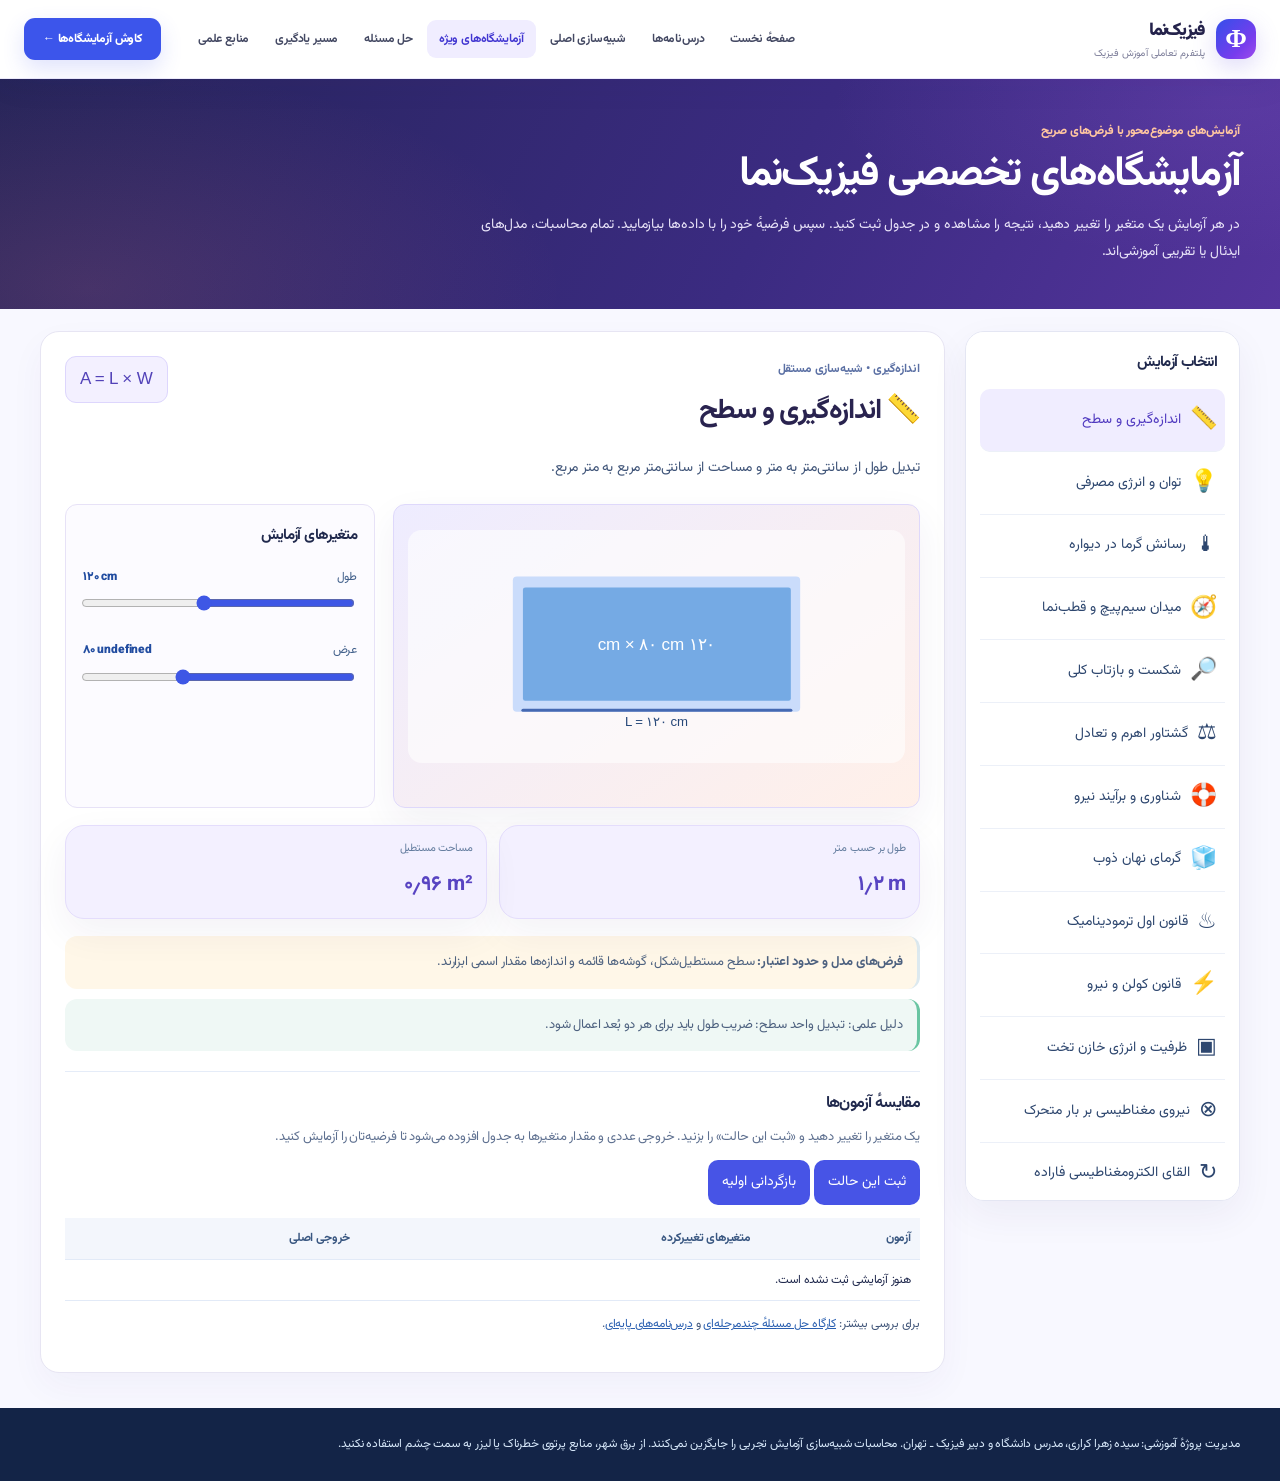
<file: labs-plus.html>
<!doctype html><html lang="fa" dir="rtl" data-ui="scientific-2026" data-page="labs"><head><meta charset="utf-8"><meta name="viewport" content="width=device-width,initial-scale=1">
<meta name="author" content="سیده زهرا کراری"><meta name="theme-color" content="#4333bc">
<meta name="description" content="۱۶ آزمایشگاه تخصصی تعاملی: کولن، خازن، القا، شناوری، شکست، پراش، فوتوالکتریک، آونگ، ترمودینامیک، گشتاور و بیشتر.">
<title>آزمایشگاه‌های تخصصی فیزیک‌نما</title>
<style>
:root{font-family:Tahoma,Arial,sans-serif;color:#1b2c4c;background:#f4f7fe}
*{box-sizing:border-box}body{margin:0;line-height:1.9}button,input{font:inherit}a{text-decoration:none;color:inherit}button{cursor:pointer}
a:focus-visible,button:focus-visible,input:focus-visible{outline:3px solid #5c81e6;outline-offset:4px}
.top{background:#132349;color:#fff;padding:14px 0}
.wrap{max-width:1200px;width:calc(100% - 34px);margin:0 auto}
.nav{display:flex;gap:20px;align-items:center;flex-wrap:wrap;font-size:13px}.nav strong{font-size:19px;margin-inline-end:auto}
.nav a{color:#dceaff}
.hero{color:#fff;background:radial-gradient(circle at 10% 20%,#4a5fa6,transparent 40%),linear-gradient(110deg,#152a5a,#131e43);padding:39px 0}
.hero h1{font-size:clamp(27px,3.5vw,42px);line-height:1.45;margin:0 0 7px}
.hero p{max-width:780px;color:#d9e7ff;margin:4px 0;font-size:14px}
.hero-tag{font-size:12px;color:#a7f3d0;font-weight:800}
.layout{display:grid;grid-template-columns:275px minmax(0,1fr);gap:20px;margin-top:22px;align-items:start}
.sidebar,.lab{background:#fff;border:1px solid #e4eaf5;border-radius:19px;box-shadow:0 12px 33px #10294c0c}
.sidebar{padding:14px;position:sticky;top:15px;max-height:calc(100vh - 30px);overflow:auto}
.sidebar h2{font-size:15px;margin:3px 8px 12px}
.pick{width:100%;border:0;border-bottom:1px solid #ecf0f8;text-align:right;padding:10px 8px;background:transparent;display:flex;gap:9px;align-items:center;color:#2e476f;font-weight:700;font-size:12px}
.pick[aria-current="true"],.pick:hover{background:#e9f0ff;color:#2452b1;border-radius:10px}
.pick .icon{font-size:22px;flex:none}
.lab{padding:24px;min-width:0}
.lab-head{display:flex;align-items:start;justify-content:space-between;gap:12px;flex-wrap:wrap}.lab-head h2{font-size:clamp(22px,3vw,28px);margin:3px 0}
.lab-tag{font-size:12px;color:#5b70a4;font-weight:700}
.lab-lead{color:#405579;font-size:14px;max-width:800px}
.formula{background:#ecf2ff;color:#234998;border:1px dashed #afc5fb;border-radius:11px;display:inline-block;padding:8px 14px;direction:ltr;font:17px/1.7 Arial,sans-serif}
.panel{display:grid;grid-template-columns:minmax(0,1fr) 310px;gap:18px;margin-top:22px}
.stage{background:linear-gradient(135deg,#e8f3ff,#f3eefa);border:1px solid #dce8fb;border-radius:18px;overflow:hidden;padding:14px;min-height:304px}
.stage svg{display:block;width:100%;height:auto;max-height:300px;min-height:255px}
.controls{border:1px solid #e4eaf5;border-radius:18px;padding:17px;background:#f9fbff}
.controls h3{font-size:15px;margin:0 0 15px}.slider{margin:0 0 17px}
.slider label{display:flex;gap:12px;justify-content:space-between;font-size:12px;color:#42608b;margin-bottom:5px}
.slider output{font-weight:900;color:#214ca0;direction:ltr;unicode-bidi:isolate}
.slider input{width:100%;accent-color:#3264dd}
.metrics{display:grid;grid-template-columns:repeat(2,minmax(0,1fr));gap:12px;margin:17px 0}
.metric{background:#f1f6ff;border:1px solid #e1eafb;border-radius:13px;padding:13px}
.metric small{display:block;color:#647d9f;font-size:11px;margin-bottom:5px}
.metric strong{font-size:clamp(16px,2.1vw,21px);color:#2852a2;direction:ltr;unicode-bidi:isolate;overflow-wrap:anywhere}
.notice{font-size:13px;color:#4d617f;background:#fff7e8;border-right:3px solid #e6ad47;border-radius:12px;padding:14px}
.trial{margin-top:20px;border-top:1px solid #e5ecf8;padding-top:17px}
.trial h3{font-size:16px;margin:0 0 5px}.trial p{font-size:13px;color:#5e7090;margin:0 0 11px}
.trial button{border:0;background:#224b9c;color:white;padding:9px 14px;border-radius:10px;font-size:12px;font-weight:800}
.trial button.light{background:#e9effc;color:#3259a7}
.table-scroll{overflow:auto;max-width:100%;margin-top:13px}
table{border-collapse:collapse;width:100%;font-size:12px;text-align:right}th,td{border-bottom:1px solid #e2eaf7;padding:9px;white-space:nowrap}th{background:#f3f6fc;color:#395781}
footer{background:#132447;color:#d7e8fa;font-size:12px;padding:25px 0;margin-top:35px}
@media(max-width:1010px){.panel{grid-template-columns:1fr}.controls{display:grid;grid-template-columns:repeat(2,1fr);gap:12px}.controls h3{grid-column:1/-1}}
@media(max-width:750px){.layout{grid-template-columns:1fr}.sidebar{position:static;max-height:260px}.lab{padding:16px}.metrics{grid-template-columns:1fr 1fr}.controls{display:block}.stage{min-height:230px}.stage svg{min-height:210px}}
@media(max-width:460px){.metrics{grid-template-columns:1fr}.nav strong{width:100%}}
@media print{header,.sidebar,.controls,.trial button,.hero{display:none!important}.layout{display:block}.lab{box-shadow:none}.panel{display:block}}
</style><link rel="preconnect" href="https://fonts.googleapis.com"><link rel="preconnect" href="https://fonts.gstatic.com" crossorigin><link rel="stylesheet" href="https://fonts.googleapis.com/css2?family=Vazirmatn:wght@400;500;600;700;800;900&display=swap"><link rel="stylesheet" href="assets/scientific-system.css"><link rel="icon" type="image/svg+xml" href="assets/favicon.svg"><link rel="stylesheet" href="assets/vivid-spectrum.css"></head>
<body><header class="science-header" role="banner"><div class="science-header__inner">
<a class="science-logo" href="index.html"><span class="science-logo__symbol" aria-hidden="true">Φ</span><span class="science-logo__words"><strong>فیزیک‌نما</strong><small>پلتفرم تعاملی آموزش فیزیک</small></span></a>
<nav class="science-nav" aria-label="منوی اصلی فیزیک‌نما"><a href="index.html">صفحهٔ نخست</a><a href="curriculum.html">درس‌نامه‌ها</a><a href="fiziknama.html">شبیه‌سازی اصلی</a><a href="labs-plus.html" aria-current="page">آزمایشگاه‌های ویژه</a><a href="practice.html">حل مسئله</a><a href="learning-path.html">مسیر یادگیری</a><a href="sources.html">منابع علمی</a></nav>
<a class="science-cta" href="labs-plus.html">کاوش آزمایشگاه‌ها ←</a>
<details class="science-mobile-menu"><summary>فهرست <span aria-hidden="true">☰</span></summary><nav class="science-mobile-menu__panel" aria-label="منوی موبایل"><a href="index.html">صفحهٔ نخست</a><a href="curriculum.html">درس‌نامه‌ها</a><a href="fiziknama.html">شبیه‌سازی اصلی</a><a href="labs-plus.html" aria-current="page">آزمایشگاه‌های ویژه</a><a href="practice.html">حل مسئله</a><a href="learning-path.html">مسیر یادگیری</a><a href="sources.html">منابع علمی</a><a href="about.html">دربارهٔ مجموعه</a></nav></details>
</div></header><header class="top"><nav class="wrap nav"><strong>Φ فیزیک‌نما</strong><a href="index.html">صفحهٔ نخست</a><a href="curriculum.html">درس‌نامه‌های تخصصی</a><a href="practice.html">کارگاه حل مسئله</a><a href="fiziknama.html">آزمایشگاه اصلی</a></nav></header>
<section class="hero"><div class="wrap"><span class="hero-tag">آزمایش‌های موضوع‌محور با فرض‌های صریح</span>
<h1>آزمایشگاه‌های تخصصی فیزیک‌نما</h1><p>در هر آزمایش یک متغیر را تغییر دهید، نتیجه را مشاهده و در جدول ثبت کنید. سپس فرضیهٔ خود را با داده‌ها بیازمایید. تمام محاسبات، مدل‌های ایدئال یا تقریبی آموزشی‌اند.</p></div></section>
<main class="wrap layout"><aside class="sidebar"><h2>انتخاب آزمایش</h2><div id="labList"></div></aside>
<article id="lab" class="lab" aria-live="polite"></article></main>
<footer><div class="wrap">مدیریت پروژهٔ آموزشی: سیده زهرا کراری، مدرس دانشگاه و دبیر فیزیک ـ تهران. محاسبات شبیه‌سازی آزمایش تجربی را جایگزین نمی‌کنند. از برق شهر، منابع پرتوی خطرناک یا لیزر به سمت چشم استفاده نکنید.</div></footer>
<script src="data/special-labs-data.js"></script><script>
(()=>{
'use strict';
const labs=window.FIZIKNAMA_LABS||[], $=s=>document.querySelector(s);
const fmt=x=>Number.isFinite(x)?new Intl.NumberFormat('fa-IR',{maximumFractionDigits:3}).format(x):'—';
const esc=x=>String(x).replace(/&/g,"&amp;").replace(/</g,"&lt;").replace(/>/g,"&gt;").replace(/"/g,"&quot;").replace(/'/g,"&#39;");
let current=labs.some(l=>l.id===location.hash.slice(1))?location.hash.slice(1):(labs[0]&&labs[0].id);
let params={},trials=[];
function calc(id,p){
 const v=k=>Number(p[k]);
 let x=0,y=0,z=0,mode='',extra='';
 switch(id){
 case 'measurement':x=v('l')/100;y=v('w')/100;z=x*y;return [['طول بر حسب متر',fmt(x)+' m'],['مساحت مستطیل',fmt(z)+' m²'] ,'تبدیل واحد سطح: ضریب طول باید برای هر دو بُعد اعمال شود.'];
 case 'power':x=v('v')*v('i');y=x*v('t')/60;return [['توان',fmt(x)+' W'],['انرژی مصرف‌شده',fmt(y)+' Wh'],'انرژی برحسب کیلووات‌ساعت برابر '+fmt(y/1000)+' kWh است.'];
 case 'heat-transfer':x=v('k')*v('a')*v('delta')/(v('d')/100);return [['آهنگ انتقال گرما',fmt(x)+' W'],['انرژی در ۱۰ ثانیه',fmt(x*10)+' J'],'ضخامت دوبرابر با سایر شرایط یکسان، توان رسانشی را نصف می‌کند.'];
 case 'compass':x=4*Math.PI*1e-7*v('n')*v('i')/v('length')*1000;return [['میدان درون سیم‌پیچ',fmt(x)+' mT'],['نسبت دور به طول',fmt(v('n')/v('length'))+' دور/m'],'میدان محاسبه‌شده در مرکز و داخل سیم‌پیچ بلند تقریب معتبرتری دارد.'];
 case 'refraction':
   x=v('n1')*Math.sin(v('angle')*Math.PI/180)/v('n2');
   if(x>1+1e-10)return [['زاویهٔ بحرانی',fmt(Math.asin(v('n2')/v('n1'))*180/Math.PI)+' °'],['نتیجه','بازتاب کلی داخلی'],'برای n₁>n₂ و زاویهٔ بیشتر از بحرانی، پرتو شکسته‌شده وجود ندارد.'];
   y=Math.asin(Math.min(1,x))*180/Math.PI;return [['زاویهٔ شکست',fmt(y)+' °'],['تندی نسبی v₂/v₁',fmt(v('n1')/v('n2'))],'بسامد با عبور از مرز دو محیط ثابت می‌ماند.'];
 case 'lever':x=v('load')*v('r1')/v('r2');return [['نیروی تعادل',fmt(x)+' N'],['مزیت مکانیکی ایدئال',fmt(v('load')/x)+' برابر'],'نیروهای عمود بر بازو و جهت گشتاورها مخالف یکدیگرند.'];
 case 'buoyancy':x=v('rho')*9.8*v('v')/1000;y=v('mass')*9.8;z=x-y;return [['نیروی شناوری',fmt(x)+' N'],['برآیند عمودی',fmt(Math.abs(z))+' N '+(z>0?'روبه‌بالا':z<0?'روبه‌پایین':'صفر')],'نکته: این مدل جسم را کاملاً غوطه‌ور نگه می‌دارد و تغییر حجم فرورفته را در حرکت آزاد مدل نمی‌کند.'];
 case 'phase':x=v('mass')*v('latent');y=x*1000/v('p');return [['گرمای نهان لازم',fmt(x)+' kJ'],['زمان ایدئال ذوب',fmt(y)+' s'],'در جریان تغییر فاز خالص، دمای ماده در فشار ثابت تقریباً ثابت می‌ماند.'];
 case 'thermodynamics':x=v('q')-v('w');y=v('u')+x;return [['تغییر انرژی درونی',fmt(x)+' J'],['انرژی نهایی سامانه',fmt(y)+' J'],'گرمای ورودی مثبت و کار انجام‌شده توسط سامانه مثبت در نظر گرفته شده است.'];
 case 'coulomb':x=9e9*Math.abs(v('q1')*v('q2'))*1e-12/(v('r')**2);
   mode=v('q1')*v('q2')>0?'دافعه':v('q1')*v('q2')<0?'جاذبه':'بدون نیرو';
   return [['بزرگی نیروی کولن',fmt(x)+' N'],['نوع برهم‌کنش',mode],'با دو برابر شدن فاصله در بارهای ثابت، بزرگی نیرو یک‌چهارم می‌شود.'];
 case 'capacitor':x=8.854187817e-12*v('eps')*(v('area')*1e-4)/(v('gap')*1e-3)*1e12;
   y=x*v('v')/1000;z=.5*x*v('v')**2/1000;
   return [['ظرفیت',fmt(x)+' pF'],['انرژی ذخیره‌شده',fmt(z)+' nJ'],'بار ذخیره‌شده برابر '+fmt(y)+' nC است؛ با تغییر ولتاژ، ظرفیت هندسی ثابت می‌ماند.'];
 case 'lorentz':x=v('q')*v('v')*v('b')*Math.sin(v('angle')*Math.PI/180);
   return [['بزرگی نیروی مغناطیسی',fmt(Math.abs(x))+' mN'],['وضعیت نیرو',Math.abs(x)<1e-9?'صفر':'غیرصفر'],'زاویهٔ صفر یا ۱۸۰ درجه نیروی مغناطیسی صفر ایجاد می‌کند.'];
 case 'induction':x=v('n')*v('flux')*.001/v('t');
   return [['بزرگی EMF متوسط',fmt(x)+' V'],['نرخ تغییر شار هر دور',fmt(v('flux')/v('t'))+' mWb/s'],'جهت جریان به علامت تغییر شار و قرارداد سطح مربوط است؛ این مدل فقط اندازه را محاسبه می‌کند.'];
 case 'pendulum':x=2*Math.PI*Math.sqrt(v('length')/v('g'));return [['دورهٔ نوسان',fmt(x)+' s'],['بسامد',fmt(1/x)+' Hz'],'در دامنه‌های بزرگ، فرمول زاویهٔ کوچک دوره را دقیق پیش‌بینی نمی‌کند.'];
 case 'diffraction':x=(v('lambda')/1000)/v('slit');y=Math.asin(Math.min(1,x))*180/Math.PI;
   return [['زاویهٔ اولین کمینه',fmt(y)+' °'],['نسبت λ/a',fmt(x)],'اندازهٔ شکاف با طول موج قابل مقایسه باشد پراش آشکارتر است.'];
 case 'photoelectric':
   x=.4135667696*v('f');y=x-v('phi');z=v('phi')/.4135667696;
   return [['انرژی فوتون',fmt(x)+' eV'],['انرژی جنبشی بیشینه',y>=0?fmt(y)+' eV':'گسیل ندارد'],'بسامد آستانه '+fmt(z)+' ×۱۰¹⁴ Hz است؛ شدت بیشتر با بسامد ثابت انرژی فوتون را زیاد نمی‌کند.'];
 }
 return [['—','—'],['—','—'],''];
}
const t=(x,y,text,size=15,color='#274879')=>'<text x="'+x+'" y="'+y+'" fill="'+color+'" font-family="Arial,Tahoma" font-size="'+size+'" text-anchor="middle">'+esc(text)+'</text>';
const line=(x1,y1,x2,y2,color='#4569b2',sw=4,dash='')=>'<line x1="'+x1+'" y1="'+y1+'" x2="'+x2+'" y2="'+y2+'" stroke="'+color+'" stroke-width="'+sw+'" stroke-linecap="round" '+(dash?'stroke-dasharray="'+dash+'"':'')+'/>';
function drawing(id,p,out){
 const val=k=>Number(p[k]),circle=(x,y,r,fill,stroke='#fff')=>'<circle cx="'+x+'" cy="'+y+'" r="'+r+'" fill="'+fill+'" stroke="'+stroke+'" stroke-width="3"/>';
 const box=(x,y,w,h,fill,rx=9)=>'<rect x="'+x+'" y="'+y+'" width="'+w+'" height="'+h+'" rx="'+rx+'" fill="'+fill+'"/>';
 const arrow=(x1,y1,x2,y2,color='#335da9')=>line(x1,y1,x2,y2,color,5)+'<circle cx="'+x2+'" cy="'+y2+'" r="6" fill="'+color+'"/>';
 let a='';
 switch(id){
 case 'measurement':a=box(135,60,370,174,'#cadcfb',5)+box(148,74,345,146,'#75aae4',3)+t(320,155,fmt(val('l'))+' cm × '+fmt(val('w'))+' cm',22,'#fff')+line(148,232,493,232)+t(320,253,'L = '+fmt(val('l'))+' cm',17);break;
 case 'power':a=box(100,100,90,94,'#4066bc')+t(145,155,'+  −',25,'#fff')+line(190,145,355,145,'#2f559a',6)+circle(404,145,53,'#ffdf70','#dd9d38')+t(404,155,'W',29,'#735517')+line(457,145,535,145)+t(332,88,'V = '+fmt(val('v'))+' V',17)+t(330,235,'I = '+fmt(val('i'))+' A',17);break;
 case 'heat-transfer':a=box(95,63,138,162,'#ffa76f')+box(234,63,160,162,'#b9c5ea')+box(395,63,138,162,'#77caff')+t(159,149,'گرم',22,'#7c321b')+t(462,149,'سرد',22,'#125886')+arrow(245,148,373,148,'#de6c48')+t(314,195,'d = '+fmt(val('d'))+' cm',14);break;
 case 'compass':a=line(106,148,506,148,'#6285bf',8)+Array.from({length:10},(_,i)=>'<ellipse cx="'+(148+i*34)+'" cy="148" rx="17" ry="62" stroke="#3f68ae" stroke-width="4" fill="none"/>').join('')+circle(565,150,37,'#f5f8ff','#687cab')+arrow(552,161,579,131,'#cf4b54')+t(340,245,'N = '+fmt(val('n'))+' | I = '+fmt(val('i'))+' A',16);break;
 case 'refraction':{
 const th=val('angle')*Math.PI/180;const sn=val('n1')*Math.sin(th)/val('n2');const tir=sn>1;
 const endX=360-144*Math.sin(th),endY=145-144*Math.cos(th);
 a=box(0,145,640,140,'#b4def6',0)+line(0,145,640,145,'#4b8fba',3)+line(360,20,360,280,'#637aa3',2,'7 7')
 +arrow(endX,endY,360,145,'#f18b2c');
 if(tir){a+=arrow(360,145,360+144*Math.sin(th),145-144*Math.cos(th),'#e86b55')}
 else{const th2=Math.asin(Math.min(1,sn));a+=arrow(360,145,360+130*Math.sin(th2),145+130*Math.cos(th2),'#285dd1')}
 a+=t(100,39,'n₁ = '+fmt(val('n1')),20)+t(98,214,'n₂ = '+fmt(val('n2')),20);
 break}
 case 'lever':{
 const left=320-120*val('r1'),right=320+120*val('r2');a=line(102,140,555,140,'#7890b5',12)
 +'<path d="M320 147 L289 222 L351 222 Z" fill="#486fb8"/>'+arrow(left,82,left,134,'#e56d5f')+arrow(right,82,right,134,'#289a91')
 +t(left,68,fmt(val('load'))+' N',16)+t(right,68,'F = ?',17)+t(320,251,'تکیه‌گاه',16);break}
 case 'buoyancy':a=box(90,80,450,175,'#c5e7ff')+box(90,80,450,24,'#96d1f6')+box(278,116,125,95,'#7496cc')
 +arrow(340,231,340,122,'#228f75')+arrow(425,113,425,221,'#dc6751')+t(278,70,'F_b ↑',17)+t(455,230,'mg ↓',17)+t(320,268,'حجم غوطه‌ور: '+fmt(val('v'))+' L',15);break;
 case 'phase':a=box(230,82,170,140,'#a8dbf7')+line(250,104,380,210,'#e8faff',2)+line(380,104,250,210,'#e8faff',2)
 +arrow(320,247,320,213,'#d87935')+t(320,50,'ذوب در دمای ثابت',22)+t(320,275,'جرم '+fmt(val('mass'))+' kg',15);break;
 case 'thermodynamics':a=box(240,72,170,143,'#bed5f5')+box(240,70,170,18,'#5775b3',2)+arrow(85,148,240,148,'#e17531')+arrow(410,148,550,148,'#366bd0')+t(135,112,'Q',25)+t(503,112,'W',25)+t(325,166,'ΔU',26,'#1f4c97');break;
 case 'coulomb':{
 const d=120+130*(val('r')-.1)/.9,x1=320-d/2,x2=320+d/2,same=val('q1')*val('q2')>0,active=val('q1')*val('q2')!==0;
 a=line(x1,195,x2,195,'#819abf',2,'7 7')+circle(x1,138,36,val('q1')<0?'#3f7bd5':'#ed6a6a')+circle(x2,138,36,val('q2')<0?'#3f7bd5':'#ed6a6a')+t(x1,146,val('q1')>0?('+'+val('q1')):val('q1'),25,'#fff')+t(x2,146,val('q2')>0?('+'+val('q2')):val('q2'),25,'#fff');
 if(active){a+=arrow(x1,86,x1+(same?-58:58),86,'#ae4d77')+arrow(x2,86,x2+(same?58:-58),86,'#ae4d77')}a+=t(320,228,'فاصله '+fmt(val('r'))+' m',17);break}
 case 'capacitor':a=box(215,55,25,176,'#e66e6e',2)+box(390,55,25,176,'#578bd3',2)
 +Array.from({length:5},(_,i)=>t(225,77+i*34,'+',22,'#fff')+t(404,77+i*34,'−',22,'#fff')).join('')
 +Array.from({length:4},(_,i)=>line(250,84+i*38,379,84+i*38,'#6b9bcf',2,'5 6')).join('')
 +t(316,262,'d = '+fmt(val('gap'))+' mm',17);break;
 case 'lorentz':a=circle(320,147,37,'#f6bc70','#e5a158')+t(320,155,'q',28,'#fff')
 +arrow(359,147,510,147,'#316fc1')+arrow(320,109,320,24,'#d85d78')
 +Array.from({length:10},(_,i)=>t(75+(i%5)*117,86+Math.floor(i/5)*125,'⊗',28,'#5a83c1')).join('')
 +t(500,187,'v',20)+t(347,34,'F',20);break;
 case 'induction':a=box(105,107,110,79,'#ec7472')+t(130,155,'N',26,'#fff')+t(192,155,'S',26,'#fff')
 +arrow(226,146,298,146,'#db8453')+Array.from({length:6},(_,i)=>'<ellipse cx="'+(350+i*21)+'" cy="146" rx="18" ry="79" stroke="#5481ca" stroke-width="5" fill="none"/>').join('')
 +t(400,250,fmt(val('n'))+' دور',17);break;
 case 'pendulum':{
 const r=100+val('length')*20,angle=27*Math.PI/180,cx=320+r*Math.sin(angle),cy=48+r*Math.cos(angle);
 a=line(320,48,cx,cy,'#4b6094',4)+circle(320,48,9,'#5b6b85')+circle(cx,cy,22,'#5a93db')
 +'<path d="M320 48 A '+r+' '+r+' 0 0 1 '+cx+' '+cy+'" stroke="#91b4d8" stroke-width="2" stroke-dasharray="6 6" fill="none"/>'
 +line(320,48,320,278,'#abbdd8',2,'5 6')+t(440,256,'L = '+fmt(val('length'))+' m',16);break}
 case 'diffraction':{
 const ratio=(val('lambda')/1000)/val('slit'),spread=50+ratio*150;
 a=box(260,35,18,90,'#567aac',0)+box(260,160,18,87,'#567aac',0)+line(70,143,259,143,'#d78240',5)
 +Array.from({length:5},(_,i)=>arrow(281,143,540,143+(i-2)*spread/2,'#548bd0')).join('')
 +t(190,91,'نور',17)+t(362,44,'پراش',18);break}
 case 'photoelectric':{
 const kinetic=.4135667696*val('f')-val('phi');
 a=box(340,58,87,177,'#869fbf',4)+Array.from({length:4},(_,i)=>arrow(80,82+i*40,320,82+i*25,'#e8a536')).join('')
 +(kinetic>=0?Array.from({length:3},(_,i)=>arrow(432,105+i*40,538,88+i*38,'#376bbd')).join(''):t(499,165,'بدون گسیل',18,'#925d49'))
 +t(384,263,'فلز',17)+t(145,46,'فوتون‌ها',18);break}
 default:a=t(320,140,'نمودار آموزشی',23);
 }
 const primary=(out[0]&&out[0][1])||'';
 return '<svg viewBox="0 0 640 300" xmlns="http://www.w3.org/2000/svg" role="img" aria-label="'+esc('نمایش شماتیک '+labs.find(l=>l.id===id).title)+'">'
 +'<rect width="640" height="300" rx="18" fill="#ffffff9a"/>'+a+'</svg>';
}
function selectLab(id){
 const l=labs.find(x=>x.id===id);if(!l)return;
 current=id;params=Object.fromEntries(l.params.map(p=>[p[0],p[5]]));trials=[];
 $('#labList').innerHTML=labs.map(x=>'<button type="button" class="pick" data-id="'+x.id+'" aria-current="'+(x.id===id)+'"><span class="icon" aria-hidden="true">'+x.icon+'</span><span>'+esc(x.title)+'</span></button>').join('');
 const control=l.params.map(p=>'<div class="slider"><label for="p-'+p[0]+'"><span>'+esc(p[1])+'</span><output id="o-'+p[0]+'"></output></label>'
 +'<input type="range" id="p-'+p[0]+'" min="'+p[2]+'" max="'+p[3]+'" step="'+p[4]+'" value="'+p[5]+'" data-key="'+p[0]+'"></div>').join('');
 $('#lab').innerHTML='<div class="lab-head"><div><span class="lab-tag">'+esc(l.tag)+' • شبیه‌سازی مستقل</span><h2>'+esc(l.icon+' '+l.title)+'</h2></div>'
 +'<div class="formula">'+esc(l.formula)+'</div></div><p class="lab-lead">'+esc(l.description)+'</p>'
 +'<div class="panel"><div class="stage" id="stage"></div><div class="controls"><h3>متغیرهای آزمایش</h3>'+control+'</div></div>'
 +'<div class="metrics" id="metrics" aria-live="polite"></div><div class="notice"><strong>فرض‌های مدل و حدود اعتبار:</strong> '+esc(l.assumption)+'</div><div class="notice" id="interpretation" style="background:#eff8f5;border-color:#6ac5a2;margin-top:10px"></div>'
 +'<section class="trial"><h3>مقایسهٔ آزمون‌ها</h3><p>یک متغیر را تغییر دهید و «ثبت این حالت» را بزنید. خروجی عددی و مقدار متغیرها به جدول افزوده می‌شود تا فرضیه‌تان را آزمایش کنید.</p>'
 +'<button id="record" type="button">ثبت این حالت</button> <button id="reset" class="light" type="button">بازگردانی اولیه</button>'
 +'<div class="table-scroll"><table><thead><tr><th>آزمون</th><th>متغیرهای تغییرکرده</th><th>خروجی اصلی</th></tr></thead><tbody id="records"><tr><td colspan="3">هنوز آزمایشی ثبت نشده است.</td></tr></tbody></table></div></section>'
 +'<p class="lab-lead" style="font-size:12px">برای بررسی بیشتر: <a href="practice.html" style="color:#2b60b1;text-decoration:underline">کارگاه حل مسئلهٔ چندمرحله‌ای</a> و <a href="curriculum.html" style="color:#2b60b1;text-decoration:underline">درس‌نامه‌های پایه‌ای</a>.</p>';
 $('#lab').querySelectorAll('input[type="range"]').forEach(el=>el.addEventListener('input',()=>{params[el.dataset.key]=Number(el.value);renderState()}));
 $('#record').addEventListener('click',()=>{if(trials.length>=12)trials.shift();let output=calc(current,params);trials.push({p:{...params},output:output[0][1]});renderTrials()});
 $('#reset').addEventListener('click',()=>{selectLab(current)});
 renderState();
}
function renderState(){
 const l=labs.find(x=>x.id===current);
 l.params.forEach(p=>{$('#o-'+p[0]).textContent=fmt(params[p[0]])+' '+p[6];});
 const result=calc(current,params);
 $('#stage').innerHTML=drawing(current,params,result);
 $('#metrics').innerHTML=result.slice(0,2).map(x=>'<div class="metric"><small>'+esc(x[0])+'</small><strong>'+esc(x[1])+'</strong></div>').join('');
 $('#interpretation').textContent='دلیل علمی: '+result[2];
}
function renderTrials(){
 const l=labs.find(x=>x.id===current);
 $('#records').innerHTML=trials.map((x,i)=>'<tr><td>'+fmt(i+1)+'</td><td>'+l.params.map(p=>esc(p[1])+': '+fmt(x.p[p[0]])+' '+esc(p[6])).join(' | ')+'</td><td dir="ltr">'+esc(x.output)+'</td></tr>').join('');
}
$('#labList').addEventListener('click',e=>{const btn=e.target.closest('[data-id]');if(btn){location.hash=btn.dataset.id;selectLab(btn.dataset.id)}});
window.addEventListener('hashchange',()=>{const id=location.hash.slice(1);if(labs.some(l=>l.id===id)&&id!==current)selectLab(id)});
if(labs.length)selectLab(current);else $('#lab').textContent='اطلاعات آزمایشگاه در دسترس نیست.';
})();
</script></body></html>
</file>
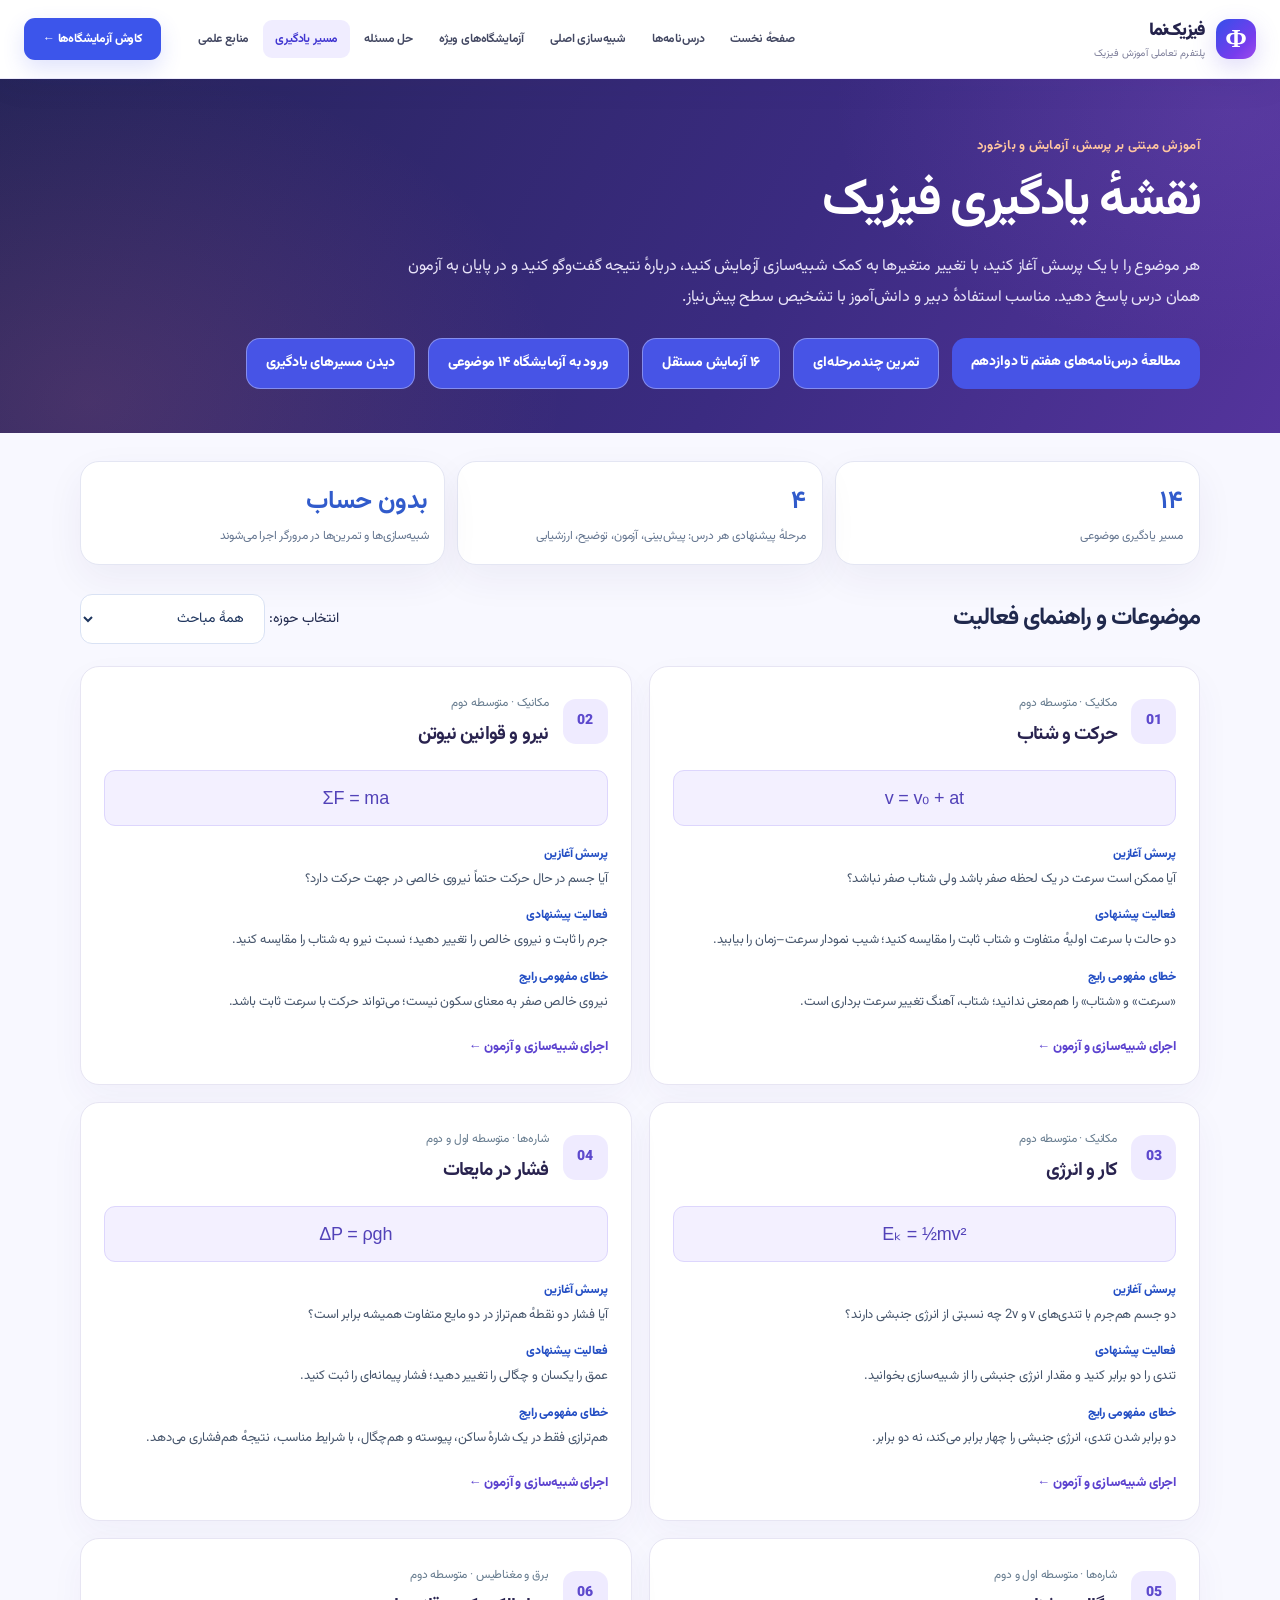
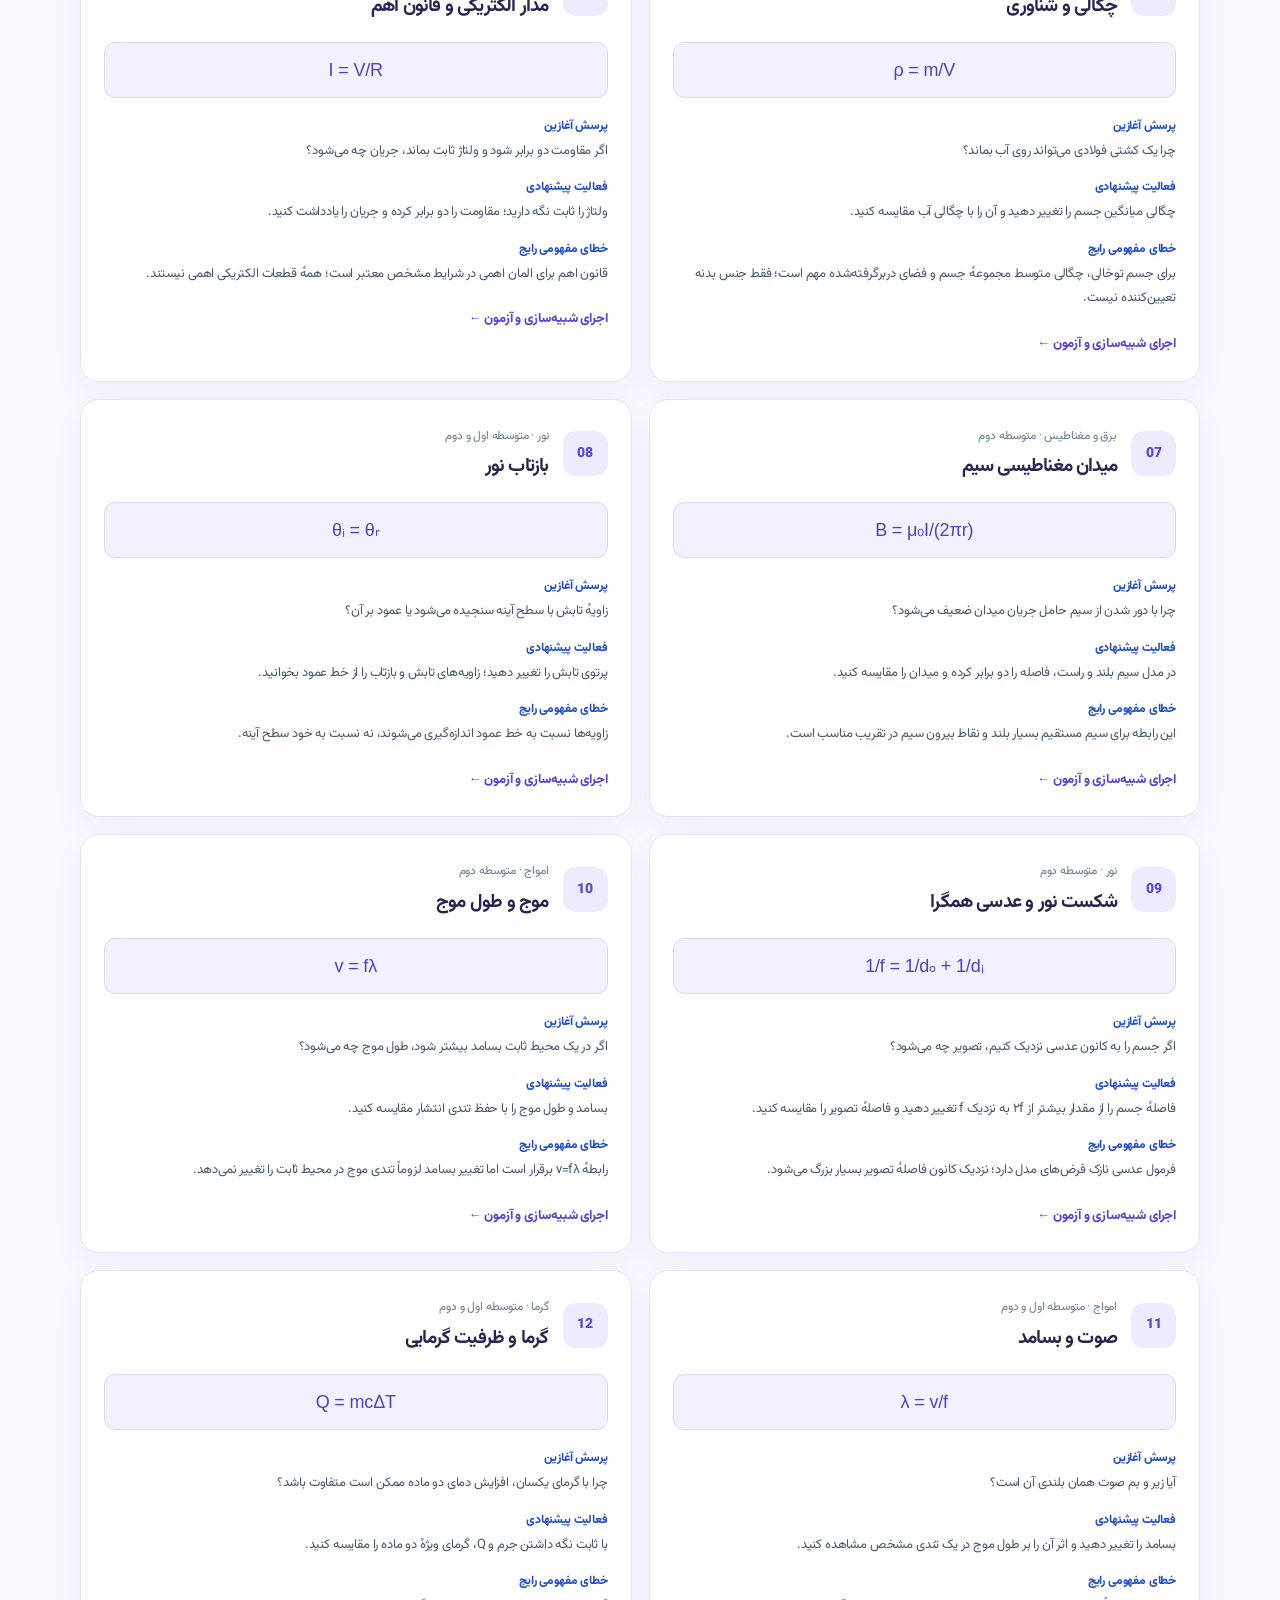
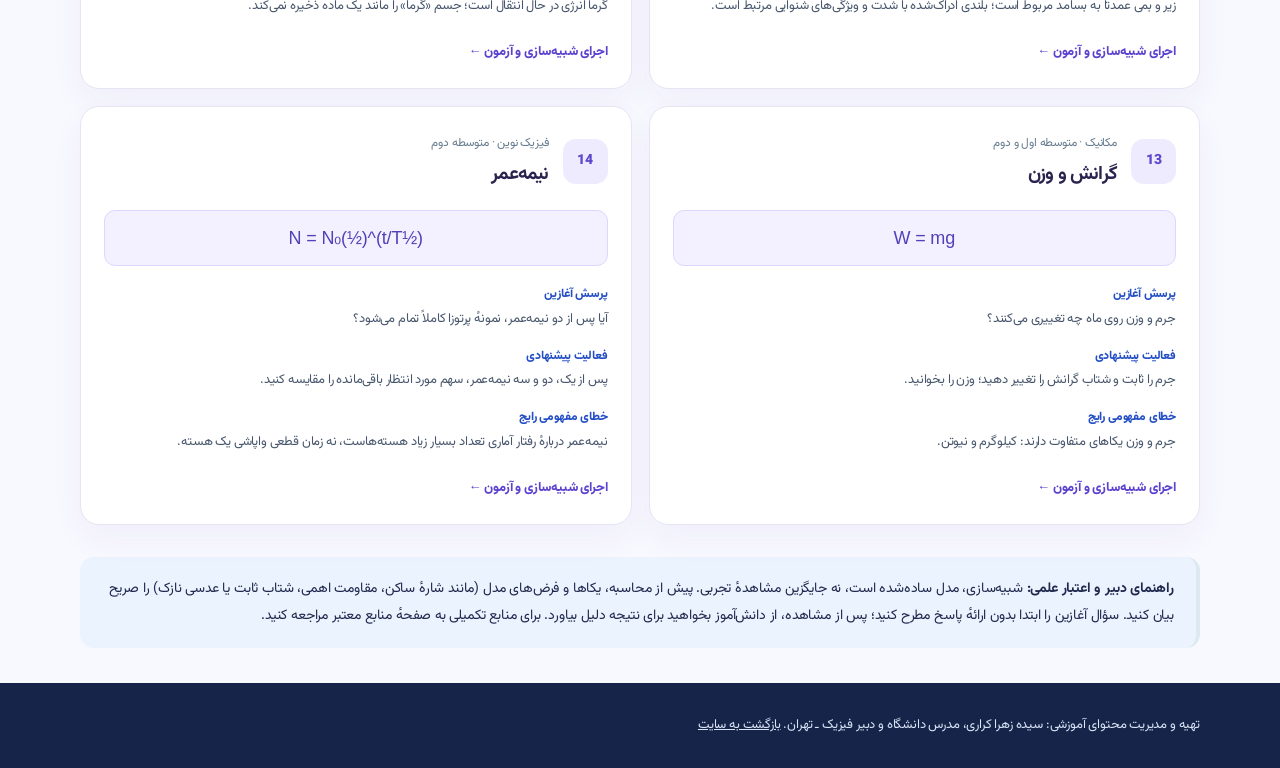
<file: learning-path.html>
<!doctype html>
<html lang="fa" dir="rtl" data-ui="scientific-2026" data-page="learning"><head><meta charset="utf-8"><meta name="viewport" content="width=device-width,initial-scale=1">
<meta name="description" content="۱۴ مسیر یادگیری مفهومی فیزیک با پرسش آغازین، فعالیت تعاملی، خطاهای رایج و پیوند به آزمایشگاه فیزیک‌نما.">
<meta name="author" content="سیده زهرا کراری"><title>مسیر یادگیری فیزیک | فیزیک‌نما</title>
<style>
:root{color-scheme:light;font-family:Tahoma,Arial,sans-serif;color:#182b4a;background:#f3f6fc}*{box-sizing:border-box}
body{margin:0;line-height:1.9}a{color:inherit;text-decoration:none}a:focus-visible,button:focus-visible{outline:3px solid #4c77ee;outline-offset:4px}
header{background:#13254c;color:white;padding:15px max(22px,calc((100vw - 1120px)/2));display:flex;align-items:center;justify-content:space-between;gap:20px;flex-wrap:wrap}
.brand{font-size:19px;font-weight:900;color:white}nav{display:flex;gap:18px;flex-wrap:wrap}nav a{font-size:13px;color:#d5e6ff}
.wrap{width:min(1120px,calc(100% - 35px));margin:auto}
.hero{padding:54px 0 44px;background:radial-gradient(ellipse at left top,#b0b8ff 0%,transparent 42%),linear-gradient(120deg,#102756,#3351ae);color:white}
.eyebrow{font-size:13px;color:#bcf4d7;font-weight:700;letter-spacing:.3px}
.hero h1{font-size:clamp(29px,4.3vw,51px);line-height:1.35;margin:8px 0 16px}.hero p{max-width:800px;color:#e1eaff;font-size:16px}
.actions{display:flex;gap:13px;flex-wrap:wrap;margin-top:25px}
.button{display:inline-block;border-radius:14px;padding:11px 19px;background:#b5f3d7;color:#112648;font-weight:800;font-size:14px}
.button.ghost{color:white;background:#ffffff20;border:1px solid #ffffff55}
.intro{margin:28px 0;display:grid;grid-template-columns:repeat(3,1fr);gap:12px}
.stat{background:white;border:1px solid #e5ecf9;border-radius:18px;padding:16px;box-shadow:0 9px 28px #172c4310}
.stat strong{font-size:25px;color:#315bcb}.stat span{display:block;color:#657690;font-size:12px}
.controls{display:flex;align-items:center;justify-content:space-between;gap:14px;flex-wrap:wrap;margin:29px 0 22px}
.controls h2{margin:0;font-size:24px}
select{background:white;color:#1e355e;border:1px solid #d9e2f4;border-radius:12px;padding:12px 16px;font:inherit;min-width:185px}
.grid{display:grid;grid-template-columns:repeat(2,minmax(0,1fr));gap:17px;padding-bottom:24px}
.lesson{background:white;border:1px solid #e3eaf8;border-radius:21px;padding:23px;box-shadow:0 12px 32px #202a4d0b}
.lesson-top{display:flex;align-items:center;gap:14px}.lesson-top h2{font-size:19px;margin:0}.lesson-top small{color:#697f99;font-size:12px}
.number{width:45px;height:45px;background:#eaf1ff;color:#365edb;border-radius:13px;display:grid;place-items:center;font-weight:900}
.formula{margin:17px 0;padding:10px 12px;color:#3854ac;background:#f4f7ff;border-radius:10px;text-align:center;font-size:18px;font-family:Arial,sans-serif}
dl{margin:0}dl>div{margin-bottom:13px}dt{color:#244fc4;font-size:12px;font-weight:800}dd{margin:1px 0 0;font-size:13px;color:#47566c}
.run{display:inline-block;margin-top:8px;font-weight:800;color:#1d65c3;font-size:13px}
.note{border-right:4px solid #3388d2;background:#ebf3ff;padding:19px 22px;border-radius:14px;margin:8px 0 35px;font-size:14px}
footer{background:#152448;color:#d9e4f7;padding:30px 0;font-size:13px}
footer a{text-decoration:underline}
@media(max-width:750px){.grid{grid-template-columns:1fr}.intro{grid-template-columns:1fr}.hero{padding:35px 0}.lesson{padding:18px}}
@media print{header,.actions,.controls select,.run{display:none}.hero{background:white;color:#17284a;padding:14px 0}.hero p{color:#49566d}.grid{display:block}.lesson{break-inside:avoid;box-shadow:none;margin:0 0 12px}}
</style><link rel="preconnect" href="https://fonts.googleapis.com"><link rel="preconnect" href="https://fonts.gstatic.com" crossorigin><link rel="stylesheet" href="https://fonts.googleapis.com/css2?family=Vazirmatn:wght@400;500;600;700;800;900&display=swap"><link rel="stylesheet" href="assets/scientific-system.css"><link rel="icon" type="image/svg+xml" href="assets/favicon.svg"><link rel="stylesheet" href="assets/vivid-spectrum.css"></head>
<body><header class="science-header" role="banner"><div class="science-header__inner">
<a class="science-logo" href="index.html"><span class="science-logo__symbol" aria-hidden="true">Φ</span><span class="science-logo__words"><strong>فیزیک‌نما</strong><small>پلتفرم تعاملی آموزش فیزیک</small></span></a>
<nav class="science-nav" aria-label="منوی اصلی فیزیک‌نما"><a href="index.html">صفحهٔ نخست</a><a href="curriculum.html">درس‌نامه‌ها</a><a href="fiziknama.html">شبیه‌سازی اصلی</a><a href="labs-plus.html">آزمایشگاه‌های ویژه</a><a href="practice.html">حل مسئله</a><a href="learning-path.html" aria-current="page">مسیر یادگیری</a><a href="sources.html">منابع علمی</a></nav>
<a class="science-cta" href="labs-plus.html">کاوش آزمایشگاه‌ها ←</a>
<details class="science-mobile-menu"><summary>فهرست <span aria-hidden="true">☰</span></summary><nav class="science-mobile-menu__panel" aria-label="منوی موبایل"><a href="index.html">صفحهٔ نخست</a><a href="curriculum.html">درس‌نامه‌ها</a><a href="fiziknama.html">شبیه‌سازی اصلی</a><a href="labs-plus.html">آزمایشگاه‌های ویژه</a><a href="practice.html">حل مسئله</a><a href="learning-path.html" aria-current="page">مسیر یادگیری</a><a href="sources.html">منابع علمی</a><a href="about.html">دربارهٔ مجموعه</a></nav></details>
</div></header><header><a class="brand" href="index.html">⚛ آموزش فیزیک</a><nav><a href="index.html">صفحهٔ نخست</a><a href="fiziknama.html">فیزیک‌نما</a><a href="curriculum.html">درس‌نامه‌های پایه‌ای</a><a href="practice.html">حل مسئله</a><a href="labs-plus.html">آزمایشگاه‌های ویژه</a><a href="sources.html">منابع علمی</a><a href="about.html">درباره</a></nav></header>
<section class="hero"><div class="wrap"><span class="eyebrow">آموزش مبتنی بر پرسش، آزمایش و بازخورد</span><h1>نقشهٔ یادگیری فیزیک</h1>
<p>هر موضوع را با یک پرسش آغاز کنید، با تغییر متغیرها به کمک شبیه‌سازی آزمایش کنید، دربارهٔ نتیجه گفت‌وگو کنید و در پایان به آزمون همان درس پاسخ دهید. مناسب استفادهٔ دبیر و دانش‌آموز با تشخیص سطح پیش‌نیاز.</p>
<div class="actions"><a class="button" href="curriculum.html">مطالعهٔ درس‌نامه‌های هفتم تا دوازدهم</a><a class="button ghost" href="practice.html">تمرین چندمرحله‌ای</a><a class="button ghost" href="labs-plus.html">۱۶ آزمایش مستقل</a><a class="button ghost" href="fiziknama.html">ورود به آزمایشگاه ۱۴ موضوعی</a><a class="button ghost" href="#lessons">دیدن مسیرهای یادگیری</a></div></div></section>
<main class="wrap"><section class="intro" aria-label="ویژگی‌ها"><div class="stat"><strong>۱۴</strong><span>مسیر یادگیری موضوعی</span></div><div class="stat"><strong>۴</strong><span>مرحلهٔ پیشنهادی هر درس: پیش‌بینی، آزمون، توضیح، ارزشیابی</span></div><div class="stat"><strong>بدون حساب</strong><span>شبیه‌سازی‌ها و تمرین‌ها در مرورگر اجرا می‌شوند</span></div></section>
<div class="controls" id="lessons"><h2>موضوعات و راهنمای فعالیت</h2><label for="filter">انتخاب حوزه: <select id="filter"><option value="all">همهٔ مباحث</option><option value="مکانیک">مکانیک</option><option value="شاره‌ها">شاره‌ها</option><option value="برق و مغناطیس">برق و مغناطیس</option><option value="نور">نور</option><option value="امواج">امواج</option><option value="گرما">گرما</option><option value="فیزیک نوین">فیزیک نوین</option></select></label></div>
<div class="grid" id="lessonsGrid"><article class="lesson" data-tag="مکانیک" id="motion">
<div class="lesson-top"><span class="number">01</span><div><small>مکانیک · متوسطه دوم</small><h2>حرکت و شتاب</h2></div></div>
<div class="formula" dir="ltr">v = v₀ + at</div>
<dl><div><dt>پرسش آغازین</dt><dd>آیا ممکن است سرعت در یک لحظه صفر باشد ولی شتاب صفر نباشد؟</dd></div><div><dt>فعالیت پیشنهادی</dt><dd>دو حالت با سرعت اولیهٔ متفاوت و شتاب ثابت را مقایسه کنید؛ شیب نمودار سرعت–زمان را بیابید.</dd></div><div><dt>خطای مفهومی رایج</dt><dd>«سرعت» و «شتاب» را هم‌معنی ندانید؛ شتاب، آهنگ تغییر سرعت برداری است.</dd></div></dl>
<a class="run" href="fiziknama.html#lesson-motion">اجرای شبیه‌سازی و آزمون ←</a>
</article>
<article class="lesson" data-tag="مکانیک" id="forces">
<div class="lesson-top"><span class="number">02</span><div><small>مکانیک · متوسطه دوم</small><h2>نیرو و قوانین نیوتن</h2></div></div>
<div class="formula" dir="ltr">ΣF = ma</div>
<dl><div><dt>پرسش آغازین</dt><dd>آیا جسم در حال حرکت حتماً نیروی خالصی در جهت حرکت دارد؟</dd></div><div><dt>فعالیت پیشنهادی</dt><dd>جرم را ثابت و نیروی خالص را تغییر دهید؛ نسبت نیرو به شتاب را مقایسه کنید.</dd></div><div><dt>خطای مفهومی رایج</dt><dd>نیروی خالص صفر به معنای سکون نیست؛ می‌تواند حرکت با سرعت ثابت باشد.</dd></div></dl>
<a class="run" href="fiziknama.html#lesson-forces">اجرای شبیه‌سازی و آزمون ←</a>
</article>
<article class="lesson" data-tag="مکانیک" id="energy">
<div class="lesson-top"><span class="number">03</span><div><small>مکانیک · متوسطه دوم</small><h2>کار و انرژی</h2></div></div>
<div class="formula" dir="ltr">Eₖ = ½mv²</div>
<dl><div><dt>پرسش آغازین</dt><dd>دو جسم هم‌جرم با تندی‌های v و 2v چه نسبتی از انرژی جنبشی دارند؟</dd></div><div><dt>فعالیت پیشنهادی</dt><dd>تندی را دو برابر کنید و مقدار انرژی جنبشی را از شبیه‌سازی بخوانید.</dd></div><div><dt>خطای مفهومی رایج</dt><dd>دو برابر شدن تندی، انرژی جنبشی را چهار برابر می‌کند، نه دو برابر.</dd></div></dl>
<a class="run" href="fiziknama.html#lesson-energy">اجرای شبیه‌سازی و آزمون ←</a>
</article>
<article class="lesson" data-tag="شاره‌ها" id="pressure">
<div class="lesson-top"><span class="number">04</span><div><small>شاره‌ها · متوسطه اول و دوم</small><h2>فشار در مایعات</h2></div></div>
<div class="formula" dir="ltr">ΔP = ρgh</div>
<dl><div><dt>پرسش آغازین</dt><dd>آیا فشار دو نقطهٔ هم‌تراز در دو مایع متفاوت همیشه برابر است؟</dd></div><div><dt>فعالیت پیشنهادی</dt><dd>عمق را یکسان و چگالی را تغییر دهید؛ فشار پیمانه‌ای را ثبت کنید.</dd></div><div><dt>خطای مفهومی رایج</dt><dd>هم‌ترازی فقط در یک شارهٔ ساکن، پیوسته و هم‌چگال، با شرایط مناسب، نتیجهٔ هم‌فشاری می‌دهد.</dd></div></dl>
<a class="run" href="fiziknama.html#lesson-pressure">اجرای شبیه‌سازی و آزمون ←</a>
</article>
<article class="lesson" data-tag="شاره‌ها" id="density">
<div class="lesson-top"><span class="number">05</span><div><small>شاره‌ها · متوسطه اول و دوم</small><h2>چگالی و شناوری</h2></div></div>
<div class="formula" dir="ltr">ρ = m/V</div>
<dl><div><dt>پرسش آغازین</dt><dd>چرا یک کشتی فولادی می‌تواند روی آب بماند؟</dd></div><div><dt>فعالیت پیشنهادی</dt><dd>چگالی میانگین جسم را تغییر دهید و آن را با چگالی آب مقایسه کنید.</dd></div><div><dt>خطای مفهومی رایج</dt><dd>برای جسم توخالی، چگالی متوسط مجموعهٔ جسم و فضای دربرگرفته‌شده مهم است؛ فقط جنس بدنه تعیین‌کننده نیست.</dd></div></dl>
<a class="run" href="fiziknama.html#lesson-density">اجرای شبیه‌سازی و آزمون ←</a>
</article>
<article class="lesson" data-tag="برق و مغناطیس" id="electricity">
<div class="lesson-top"><span class="number">06</span><div><small>برق و مغناطیس · متوسطه دوم</small><h2>مدار الکتریکی و قانون اهم</h2></div></div>
<div class="formula" dir="ltr">I = V/R</div>
<dl><div><dt>پرسش آغازین</dt><dd>اگر مقاومت دو برابر شود و ولتاژ ثابت بماند، جریان چه می‌شود؟</dd></div><div><dt>فعالیت پیشنهادی</dt><dd>ولتاژ را ثابت نگه دارید؛ مقاومت را دو برابر کرده و جریان را یادداشت کنید.</dd></div><div><dt>خطای مفهومی رایج</dt><dd>قانون اهم برای المان اهمی در شرایط مشخص معتبر است؛ همهٔ قطعات الکتریکی اهمی نیستند.</dd></div></dl>
<a class="run" href="fiziknama.html#lesson-electricity">اجرای شبیه‌سازی و آزمون ←</a>
</article>
<article class="lesson" data-tag="برق و مغناطیس" id="magnetism">
<div class="lesson-top"><span class="number">07</span><div><small>برق و مغناطیس · متوسطه دوم</small><h2>میدان مغناطیسی سیم</h2></div></div>
<div class="formula" dir="ltr">B = μ₀I/(2πr)</div>
<dl><div><dt>پرسش آغازین</dt><dd>چرا با دور شدن از سیم حامل جریان میدان ضعیف می‌شود؟</dd></div><div><dt>فعالیت پیشنهادی</dt><dd>در مدل سیم بلند و راست، فاصله را دو برابر کرده و میدان را مقایسه کنید.</dd></div><div><dt>خطای مفهومی رایج</dt><dd>این رابطه برای سیم مستقیم بسیار بلند و نقاط بیرون سیم در تقریب مناسب است.</dd></div></dl>
<a class="run" href="fiziknama.html#lesson-magnetism">اجرای شبیه‌سازی و آزمون ←</a>
</article>
<article class="lesson" data-tag="نور" id="reflection">
<div class="lesson-top"><span class="number">08</span><div><small>نور · متوسطه اول و دوم</small><h2>بازتاب نور</h2></div></div>
<div class="formula" dir="ltr">θᵢ = θᵣ</div>
<dl><div><dt>پرسش آغازین</dt><dd>زاویهٔ تابش با سطح آینه سنجیده می‌شود یا عمود بر آن؟</dd></div><div><dt>فعالیت پیشنهادی</dt><dd>پرتوی تابش را تغییر دهید؛ زاویه‌های تابش و بازتاب را از خط عمود بخوانید.</dd></div><div><dt>خطای مفهومی رایج</dt><dd>زاویه‌ها نسبت به خط عمود اندازه‌گیری می‌شوند، نه نسبت به خود سطح آینه.</dd></div></dl>
<a class="run" href="fiziknama.html#lesson-reflection">اجرای شبیه‌سازی و آزمون ←</a>
</article>
<article class="lesson" data-tag="نور" id="lens">
<div class="lesson-top"><span class="number">09</span><div><small>نور · متوسطه دوم</small><h2>شکست نور و عدسی همگرا</h2></div></div>
<div class="formula" dir="ltr">1/f = 1/dₒ + 1/dᵢ</div>
<dl><div><dt>پرسش آغازین</dt><dd>اگر جسم را به کانون عدسی نزدیک کنیم، تصویر چه می‌شود؟</dd></div><div><dt>فعالیت پیشنهادی</dt><dd>فاصلهٔ جسم را از مقدار بیشتر از ۲f به نزدیک f تغییر دهید و فاصلهٔ تصویر را مقایسه کنید.</dd></div><div><dt>خطای مفهومی رایج</dt><dd>فرمول عدسی نازک فرض‌های مدل دارد؛ نزدیک کانون فاصلهٔ تصویر بسیار بزرگ می‌شود.</dd></div></dl>
<a class="run" href="fiziknama.html#lesson-lens">اجرای شبیه‌سازی و آزمون ←</a>
</article>
<article class="lesson" data-tag="امواج" id="waves">
<div class="lesson-top"><span class="number">10</span><div><small>امواج · متوسطه دوم</small><h2>موج و طول موج</h2></div></div>
<div class="formula" dir="ltr">v = fλ</div>
<dl><div><dt>پرسش آغازین</dt><dd>اگر در یک محیط ثابت بسامد بیشتر شود، طول موج چه می‌شود؟</dd></div><div><dt>فعالیت پیشنهادی</dt><dd>بسامد و طول موج را با حفظ تندی انتشار مقایسه کنید.</dd></div><div><dt>خطای مفهومی رایج</dt><dd>رابطهٔ v=fλ برقرار است اما تغییر بسامد لزوماً تندی موج در محیط ثابت را تغییر نمی‌دهد.</dd></div></dl>
<a class="run" href="fiziknama.html#lesson-waves">اجرای شبیه‌سازی و آزمون ←</a>
</article>
<article class="lesson" data-tag="امواج" id="sound">
<div class="lesson-top"><span class="number">11</span><div><small>امواج · متوسطه اول و دوم</small><h2>صوت و بسامد</h2></div></div>
<div class="formula" dir="ltr">λ = v/f</div>
<dl><div><dt>پرسش آغازین</dt><dd>آیا زیر و بم صوت همان بلندی آن است؟</dd></div><div><dt>فعالیت پیشنهادی</dt><dd>بسامد را تغییر دهید و اثر آن را بر طول موج در یک تندی مشخص مشاهده کنید.</dd></div><div><dt>خطای مفهومی رایج</dt><dd>زیر و بمی عمدتاً به بسامد مربوط است؛ بلندی ادراک‌شده با شدت و ویژگی‌های شنوایی مرتبط است.</dd></div></dl>
<a class="run" href="fiziknama.html#lesson-sound">اجرای شبیه‌سازی و آزمون ←</a>
</article>
<article class="lesson" data-tag="گرما" id="heat">
<div class="lesson-top"><span class="number">12</span><div><small>گرما · متوسطه اول و دوم</small><h2>گرما و ظرفیت گرمایی</h2></div></div>
<div class="formula" dir="ltr">Q = mcΔT</div>
<dl><div><dt>پرسش آغازین</dt><dd>چرا با گرمای یکسان، افزایش دمای دو ماده ممکن است متفاوت باشد؟</dd></div><div><dt>فعالیت پیشنهادی</dt><dd>با ثابت نگه داشتن جرم و Q، گرمای ویژهٔ دو ماده را مقایسه کنید.</dd></div><div><dt>خطای مفهومی رایج</dt><dd>گرما انرژی در حال انتقال است؛ جسم «گرما» را مانند یک ماده ذخیره نمی‌کند.</dd></div></dl>
<a class="run" href="fiziknama.html#lesson-heat">اجرای شبیه‌سازی و آزمون ←</a>
</article>
<article class="lesson" data-tag="مکانیک" id="gravity">
<div class="lesson-top"><span class="number">13</span><div><small>مکانیک · متوسطه اول و دوم</small><h2>گرانش و وزن</h2></div></div>
<div class="formula" dir="ltr">W = mg</div>
<dl><div><dt>پرسش آغازین</dt><dd>جرم و وزن روی ماه چه تغییری می‌کنند؟</dd></div><div><dt>فعالیت پیشنهادی</dt><dd>جرم را ثابت و شتاب گرانش را تغییر دهید؛ وزن را بخوانید.</dd></div><div><dt>خطای مفهومی رایج</dt><dd>جرم و وزن یکاهای متفاوت دارند: کیلوگرم و نیوتن.</dd></div></dl>
<a class="run" href="fiziknama.html#lesson-gravity">اجرای شبیه‌سازی و آزمون ←</a>
</article>
<article class="lesson" data-tag="فیزیک نوین" id="nuclear">
<div class="lesson-top"><span class="number">14</span><div><small>فیزیک نوین · متوسطه دوم</small><h2>نیمه‌عمر</h2></div></div>
<div class="formula" dir="ltr">N = N₀(½)^(t/T½)</div>
<dl><div><dt>پرسش آغازین</dt><dd>آیا پس از دو نیمه‌عمر، نمونهٔ پرتوزا کاملاً تمام می‌شود؟</dd></div><div><dt>فعالیت پیشنهادی</dt><dd>پس از یک، دو و سه نیمه‌عمر، سهم مورد انتظار باقی‌مانده را مقایسه کنید.</dd></div><div><dt>خطای مفهومی رایج</dt><dd>نیمه‌عمر دربارهٔ رفتار آماری تعداد بسیار زیاد هسته‌هاست، نه زمان قطعی واپاشی یک هسته.</dd></div></dl>
<a class="run" href="fiziknama.html#lesson-nuclear">اجرای شبیه‌سازی و آزمون ←</a>
</article></div><aside class="note">
<strong>راهنمای دبیر و اعتبار علمی:</strong> شبیه‌سازی، مدل ساده‌شده است، نه جایگزین مشاهدهٔ تجربی. پیش از محاسبه، یکاها و فرض‌های مدل (مانند شارهٔ ساکن، مقاومت اهمی، شتاب ثابت یا عدسی نازک) را صریح بیان کنید. سؤال آغازین را ابتدا بدون ارائهٔ پاسخ مطرح کنید؛ پس از مشاهده، از دانش‌آموز بخواهید برای نتیجه دلیل بیاورد. برای منابع تکمیلی به <a href="sources.html">صفحهٔ منابع معتبر</a> مراجعه کنید.
</aside></main><footer><div class="wrap">تهیه و مدیریت محتوای آموزشی: سیده زهرا کراری، مدرس دانشگاه و دبیر فیزیک ـ تهران. <a href="index.html">بازگشت به سایت</a></div></footer>
<script>document.querySelector('#filter').addEventListener('change',e=>{const v=e.target.value;document.querySelectorAll('.lesson').forEach(el=>{el.hidden=v!=='all'&&el.dataset.tag!==v;});});</script></body></html>
</file>
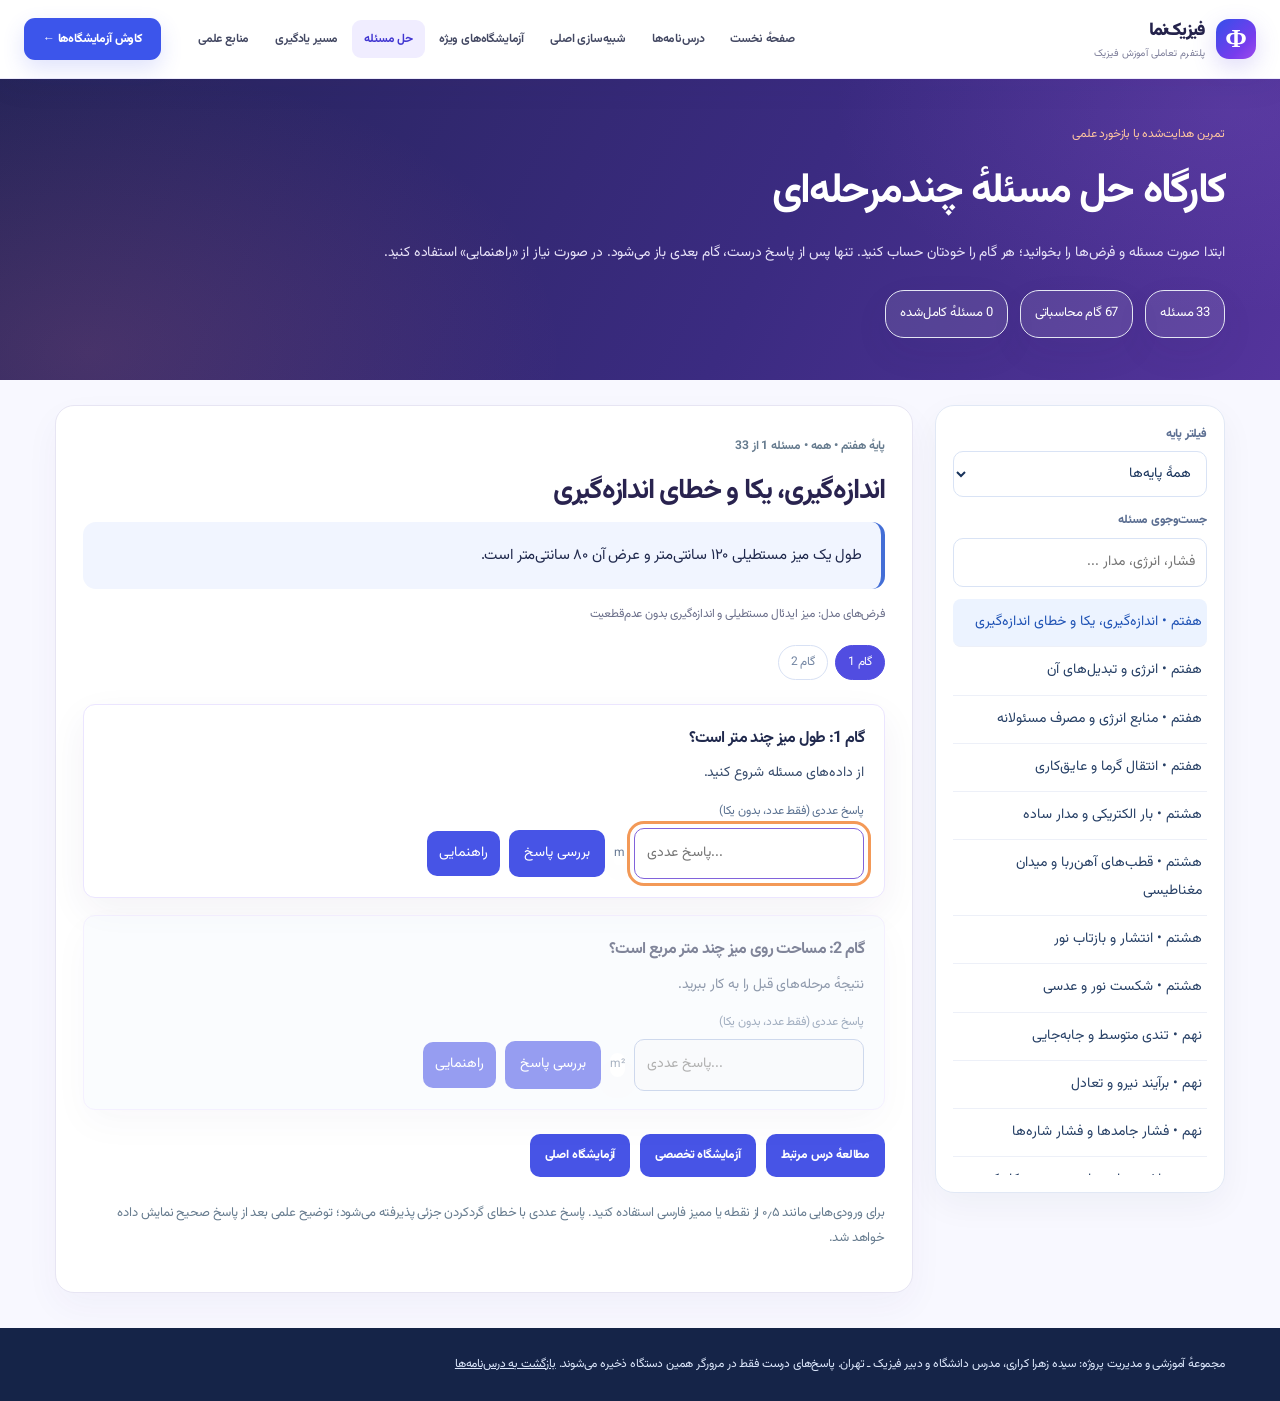
<file: practice.html>
<!doctype html><html lang="fa" dir="rtl" data-ui="scientific-2026" data-page="practice"><head><meta charset="utf-8"><meta name="viewport" content="width=device-width,initial-scale=1">
<meta name="author" content="سیده زهرا کراری"><meta name="theme-color" content="#4333bc">
<meta name="description" content="حل گام‌به‌گام ۳۳ مسئلهٔ چندمرحله‌ای از علوم هفتم تا نهم و فیزیک دهم تا دوازدهم با بازخورد و نکتهٔ آموزشی."><title>کارگاه حل مسئلهٔ فیزیک | فیزیک‌نما</title>
<style>
:root{font-family:Tahoma,Arial,sans-serif;color:#17284a;background:#f3f6fc}*{box-sizing:border-box}
body{margin:0;line-height:1.95}a{text-decoration:none;color:inherit}button,input,select{font:inherit}
button{cursor:pointer}a:focus-visible,button:focus-visible,input:focus-visible,select:focus-visible{outline:3px solid #587ce0;outline-offset:3px}
header{background:#132247;color:#fff;padding:15px 0}
.wrap{width:min(1170px,calc(100% - 32px));margin:auto}
nav{display:flex;gap:17px;align-items:center;flex-wrap:wrap;font-size:13px}
nav .brand{font-size:19px;font-weight:900;margin-inline-end:auto}
nav a:not(.brand){color:#dceaff}
.hero{background:linear-gradient(120deg,#253b86,#122347 70%);color:white;padding:42px 0}
.hero h1{font-size:clamp(25px,3.8vw,42px);margin:4px 0}
.hero p{color:#e2e9ff;margin:6px 0;font-size:14px;max-width:850px}.eyebrow{color:#b9f5d5;font-size:12px}
.stats{display:flex;flex-wrap:wrap;gap:12px;margin-top:23px}.stat{padding:10px 14px;background:#ffffff19;border:1px solid #ffffff2e;border-radius:12px;font-size:13px}
.layout{display:grid;grid-template-columns:290px minmax(0,1fr);gap:22px;margin-top:25px;align-items:start}
aside,.worksheet{background:#fff;border:1px solid #e1e8f5;border-radius:19px;box-shadow:0 12px 34px #1727460c}
aside{position:sticky;top:16px;padding:17px}
aside label{display:block;font-size:12px;font-weight:800;color:#5d7093;margin-bottom:5px}
aside select,aside input{width:100%;padding:10px 11px;border:1px solid #d9e3f5;border-radius:10px;margin-bottom:12px;color:#18335b;background:#fff;min-width:0}
#problemList{max-height:min(64vh,690px);overflow:auto}
.pick{width:100%;display:flex;gap:9px;align-items:start;justify-content:space-between;border:0;background:none;border-bottom:1px solid #edf0f8;padding:10px 5px;text-align:right;color:#274066;font-size:12px}
.pick:hover,.pick[aria-current="true"]{background:#ecf3ff;border-radius:8px;color:#2053b5}
.pick .done{color:#0d9a70;font-weight:900}
.worksheet{padding:27px;min-height:470px}
.breadcrumb{color:#5871a5;font-size:12px;font-weight:700}
.worksheet h2{font-size:clamp(21px,3vw,28px);line-height:1.5;margin:10px 0}
.scenario{background:#f1f5ff;padding:19px;border-radius:13px;border-right:4px solid #436ed6;font-size:15px}
.scope{margin:14px 0;color:#6c708b;font-size:12px}
.steplist{display:flex;gap:7px;margin:18px 0 24px;flex-wrap:wrap}
.dot{padding:5px 12px;border-radius:30px;border:1px solid #d8e1f4;color:#7184a1;font-size:12px}
.dot.active{background:#284d9d;color:#fff;border-color:#284d9d}
.dot.correct{background:#dcf9e9;color:#116d4a;border-color:#9ce2bf}
.stage{padding:18px 20px;background:#fff;border:1px solid #dde6f5;border-radius:14px;margin-bottom:17px}
.stage.locked{opacity:.57;background:#f7f9fd}
.stage h3{font-size:16px;margin:0 0 6px}
.stage p{margin:0 0 12px;font-size:14px;color:#394d6d}
.stage label{display:block;font-size:12px;color:#5b7291;margin:6px 0 5px}
.answerline{display:flex;align-items:center;flex-wrap:wrap;gap:9px}
.answerline input{width:min(230px,100%);border:1px solid #aabce0;border-radius:10px;padding:11px 12px;font-size:17px;direction:ltr;text-align:left}
.answerline button,.actions a{padding:10px 15px;border:0;border-radius:10px;background:#234cab;color:#fff;font-size:12px;font-weight:800}
.unit{color:#697b95;font-size:12px}
.hint{background:#edf4ff;color:#375b9a;border:0!important;padding:9px 12px!important}
.feedback{margin-top:12px;padding:11px;border-radius:10px;font-size:13px;background:#eff3ff;color:#244a93}
.feedback.ok{background:#e0f8ec;color:#176649}.feedback.no{background:#fff0e8;color:#944c29}
.solution{background:#f4f8ff;border-right:3px solid #80a4ef;padding:10px 14px;margin-top:11px;font-size:13px}
.muted{font-size:13px;color:#687e9e}
.complete{padding:16px;border-radius:13px;background:#e6fbef;border:1px solid #9fe9c4;color:#136848;font-weight:800;margin:15px 0}
.actions{display:flex;gap:10px;flex-wrap:wrap;margin:24px 0}
.actions a.secondary{background:#e8effb;color:#30569d}
footer{margin-top:35px;background:#152448;color:#dce7fb;font-size:12px;padding:25px 0}
footer a{text-decoration:underline}
@media(max-width:850px){.layout{grid-template-columns:1fr}aside{position:static}#problemList{max-height:220px}.worksheet{padding:18px}}
@media(max-width:480px){.stage{padding:14px}.answerline input{width:100%}nav .brand{width:100%}.hero{padding:29px 0}}
</style><link rel="preconnect" href="https://fonts.googleapis.com"><link rel="preconnect" href="https://fonts.gstatic.com" crossorigin><link rel="stylesheet" href="https://fonts.googleapis.com/css2?family=Vazirmatn:wght@400;500;600;700;800;900&display=swap"><link rel="stylesheet" href="assets/scientific-system.css"><link rel="icon" type="image/svg+xml" href="assets/favicon.svg"><link rel="stylesheet" href="assets/vivid-spectrum.css"></head>
<body><header class="science-header" role="banner"><div class="science-header__inner">
<a class="science-logo" href="index.html"><span class="science-logo__symbol" aria-hidden="true">Φ</span><span class="science-logo__words"><strong>فیزیک‌نما</strong><small>پلتفرم تعاملی آموزش فیزیک</small></span></a>
<nav class="science-nav" aria-label="منوی اصلی فیزیک‌نما"><a href="index.html">صفحهٔ نخست</a><a href="curriculum.html">درس‌نامه‌ها</a><a href="fiziknama.html">شبیه‌سازی اصلی</a><a href="labs-plus.html">آزمایشگاه‌های ویژه</a><a href="practice.html" aria-current="page">حل مسئله</a><a href="learning-path.html">مسیر یادگیری</a><a href="sources.html">منابع علمی</a></nav>
<a class="science-cta" href="labs-plus.html">کاوش آزمایشگاه‌ها ←</a>
<details class="science-mobile-menu"><summary>فهرست <span aria-hidden="true">☰</span></summary><nav class="science-mobile-menu__panel" aria-label="منوی موبایل"><a href="index.html">صفحهٔ نخست</a><a href="curriculum.html">درس‌نامه‌ها</a><a href="fiziknama.html">شبیه‌سازی اصلی</a><a href="labs-plus.html">آزمایشگاه‌های ویژه</a><a href="practice.html" aria-current="page">حل مسئله</a><a href="learning-path.html">مسیر یادگیری</a><a href="sources.html">منابع علمی</a><a href="about.html">دربارهٔ مجموعه</a></nav></details>
</div></header><header><nav class="wrap"><a class="brand" href="index.html">Φ فیزیک‌نما</a><a href="curriculum.html">درس‌نامه‌ها</a><a href="labs-plus.html">آزمایشگاه‌های ویژه</a><a href="fiziknama.html">آزمایشگاه اصلی</a></nav></header>
<section class="hero"><div class="wrap"><span class="eyebrow">تمرین هدایت‌شده با بازخورد علمی</span><h1>کارگاه حل مسئلهٔ چندمرحله‌ای</h1>
<p>ابتدا صورت مسئله و فرض‌ها را بخوانید؛ هر گام را خودتان حساب کنید. تنها پس از پاسخ درست، گام بعدی باز می‌شود. در صورت نیاز از «راهنمایی» استفاده کنید.</p>
<div class="stats"><div class="stat" id="totalStat">۳۳ مسئله</div><div class="stat" id="stepsStat">۶۷ گام محاسباتی</div><div class="stat" id="completeStat">۰ مسئلهٔ کامل‌شده</div></div></div></section>
<main class="wrap layout"><aside><label for="gradeSelect">فیلتر پایه</label>
<select id="gradeSelect"><option value="all">همهٔ پایه‌ها</option><option value="7">هفتم</option><option value="8">هشتم</option><option value="9">نهم</option><option value="10">دهم</option><option value="11">یازدهم</option><option value="12">دوازدهم</option></select>
<label for="search">جست‌وجوی مسئله</label><input id="search" type="search" placeholder="فشار، انرژی، مدار ...">
<div id="problemList" role="navigation" aria-label="فهرست مسائل"></div></aside>
<section class="worksheet" id="worksheet" aria-live="polite"></section></main>
<footer><div class="wrap">مجموعهٔ آموزشی و مدیریت پروژه: سیده زهرا کراری، مدرس دانشگاه و دبیر فیزیک ـ تهران. پاسخ‌های درست فقط در مرورگر همین دستگاه ذخیره می‌شوند. <a href="curriculum.html">بازگشت به درس‌نامه‌ها</a></div></footer>
<script src="data/curriculum-data.js"></script><script src="data/advanced-content.js"></script>
<script>
(()=>{
'use strict';
const ADV=window.FIZIKNAMA_ADVANCED,CORE=window.FIZIKNAMA_CURRICULUM;
if(!ADV||!CORE){document.getElementById('worksheet').textContent='دادهٔ آموزشی بارگیری نشد؛ فایل‌های data را بررسی کنید.';return}
const byId=Object.fromEntries(CORE.units.map(x=>[x.id,x]));
const special=new Set(['measurement','power','heat-transfer','compass','refraction','lever','buoyancy','phase','thermodynamics','coulomb','capacitor','lorentz','induction','pendulum','diffraction','photoelectric']);
const problems=ADV.problems;
const storeKey='fiziknama.problem.steps.v1';
let completed={};try{completed=JSON.parse(localStorage.getItem(storeKey)||'{}')||{}}catch(e){}
let selected=problems[0].id;
const esc=x=>String(x).replace(/[&<>"']/g,c=>({'&':'&amp;','<':'&lt;','>':'&gt;','"':'&quot;','\'':'&#39;'}[c]));
const toLatin=s=>String(s).replace(/[۰-۹]/g,c=>String('۰۱۲۳۴۵۶۷۸۹'.indexOf(c))).replace(/[٠-٩]/g,c=>String('٠١٢٣٤٥٦٧٨٩'.indexOf(c))).replace(/[٫]/g,'.').replace(/[٬،\s]/g,'').replace(/−/g,'-');
const gradeName=g=>({7:'هفتم',8:'هشتم',9:'نهم',10:'دهم',11:'یازدهم',12:'دوازدهم'})[g];
function save(){try{localStorage.setItem(storeKey,JSON.stringify(completed))}catch(e){}}
function isDone(p){return (completed[p.id]||[]).length>=p.steps.length}
function updateStats(){
 document.getElementById('totalStat').textContent=problems.length+' مسئله';
 document.getElementById('stepsStat').textContent=problems.reduce((s,p)=>s+p.steps.length,0)+' گام محاسباتی';
 document.getElementById('completeStat').textContent=problems.filter(isDone).length+' مسئلهٔ کامل‌شده';
}
function renderMenu(){
 const g=document.getElementById('gradeSelect').value,q=document.getElementById('search').value.trim();
 document.getElementById('problemList').innerHTML=problems.filter(p=>(g==='all'||String(byId[p.id]?.grade)===g)&&(!q||(byId[p.id]?.title+' '+p.scenario).includes(q)))
 .map(p=>`<button type="button" class="pick" data-id="${p.id}" aria-current="${selected===p.id}"><span>${esc(gradeName(byId[p.id].grade))} • ${esc(byId[p.id].title)}</span><span class="done">${isDone(p)?'✓':''}</span></button>`).join('')||'<p class="muted">نتیجه‌ای یافت نشد.</p>';
 updateStats();
}
function renderProblem(){
 const p=problems.find(x=>x.id===selected),unit=byId[p.id];if(!p||!unit)return;
 const done=completed[p.id]||[];const count=p.steps.length;
 document.getElementById('worksheet').innerHTML=`
 <span class="breadcrumb">پایهٔ ${gradeName(unit.grade)} • ${esc(unit.branch)} • مسئله ${problems.indexOf(p)+1} از ${problems.length}</span>
 <h2>${esc(unit.title)}</h2><div class="scenario">${esc(p.scenario)}</div><div class="scope">فرض‌های مدل: ${esc(p.scope)}</div>
 <div class="steplist">${p.steps.map((s,i)=>`<span class="dot ${done.includes(i)?'correct':i===done.length?'active':''}">گام ${i+1} ${done.includes(i)?'✓':''}</span>`).join('')}</div>
 ${p.steps.map((s,i)=>{
 const passed=done.includes(i),locked=i>done.length;
 return `<section class="stage ${locked?'locked':''}" data-step="${i}">
 <h3>گام ${i+1}: ${esc(s.ask)}</h3>
 <p>${i===0?'از داده‌های مسئله شروع کنید.':'نتیجهٔ مرحله‌های قبل را به کار ببرید.'}</p>
 ${passed?`<div class="feedback ok">پاسخ صحیح: <b dir="ltr">${s.answer}</b> ${esc(s.unit)}</div><div class="solution">${esc(s.why)}</div>`:
 `<label for="answer-${i}">پاسخ عددی (فقط عدد، بدون یکا)</label><div class="answerline">
 <input id="answer-${i}" class="answer" type="text" inputmode="decimal" placeholder="پاسخ عددی..." ${locked?'disabled':''} aria-label="پاسخ گام ${i+1}">
 <span class="unit" dir="ltr">${esc(s.unit)}</span><button type="button" class="check" ${locked?'disabled':''}>بررسی پاسخ</button>
 <button type="button" class="hint" ${locked?'disabled':''}>راهنمایی</button></div>
 <div class="feedback" hidden aria-live="polite"></div>`}
 </section>`;
 }).join('')}
 ${done.length===count?'<div class="complete">✓ همهٔ مراحل درست حل شد. اکنون می‌توانید نتیجه و فرض‌های مدل را با درس‌نامه مقایسه کنید.</div>':''}
 <div class="actions"><a href="curriculum.html#${p.id}">مطالعهٔ درس مرتبط</a>
 ${special.has(p.lab)?`<a class="secondary" href="labs-plus.html#${esc(p.lab)}">آزمایشگاه تخصصی</a>`:''}
 <a class="secondary" href="fiziknama.html#lesson-${esc(unit.sim)}">آزمایشگاه اصلی</a></div>
 <p class="muted">برای ورودی‌هایی مانند ۰٫۵ از نقطه یا ممیز فارسی استفاده کنید. پاسخ عددی با خطای گردکردن جزئی پذیرفته می‌شود؛ توضیح علمی بعد از پاسخ صحیح نمایش داده خواهد شد.</p>`;
 renderMenu();if(!isDone(p)){const first=document.querySelector('.stage:not(.locked) .answer');if(first)first.focus({preventScroll:true})}
}
document.getElementById('problemList').addEventListener('click',e=>{const btn=e.target.closest('[data-id]');if(!btn)return;selected=btn.dataset.id;location.hash=selected;renderProblem();});
document.getElementById('worksheet').addEventListener('click',e=>{
 const stage=e.target.closest('.stage');if(!stage)return;
 const i=Number(stage.dataset.step),p=problems.find(x=>x.id===selected),s=p?.steps[i];if(!s)return;
 const out=stage.querySelector('.feedback');
 if(e.target.closest('.hint')){out.hidden=false;out.className='feedback';out.textContent='راهنمای گام: '+s.hint;return}
 if(!e.target.closest('.check'))return;
 const raw=stage.querySelector('.answer').value.trim();
 const normalized=toLatin(raw);const value=normalized===''?NaN:Number(normalized);
 if(!Number.isFinite(value)){out.hidden=false;out.className='feedback no';out.textContent='لطفاً فقط پاسخ عددی وارد کنید.';return}
 const correct=Math.abs(value-s.answer)<=s.tolerance;
 out.hidden=false;out.className='feedback '+(correct?'ok':'no');
 out.textContent=correct?'درست است؛ '+s.why:'هنوز درست نیست. واحدهای مسئله و فرمول مرحله را دوباره بررسی کنید؛ می‌توانید از راهنمایی استفاده کنید.';
 if(correct){const done=completed[p.id]||[];if(i===done.length){completed[p.id]=[...done,i];save();renderProblem()}}
});
document.getElementById('worksheet').addEventListener('keydown',e=>{if(e.key==='Enter'&&e.target.matches('.answer')){e.preventDefault();e.target.closest('.stage').querySelector('.check').click()}});
['gradeSelect','search'].forEach(id=>document.getElementById(id).addEventListener(id==='search'?'input':'change',renderMenu));
const hash=location.hash.slice(1);if(problems.some(p=>p.id===hash))selected=hash;
renderProblem();
})();
</script></body></html>
</file>
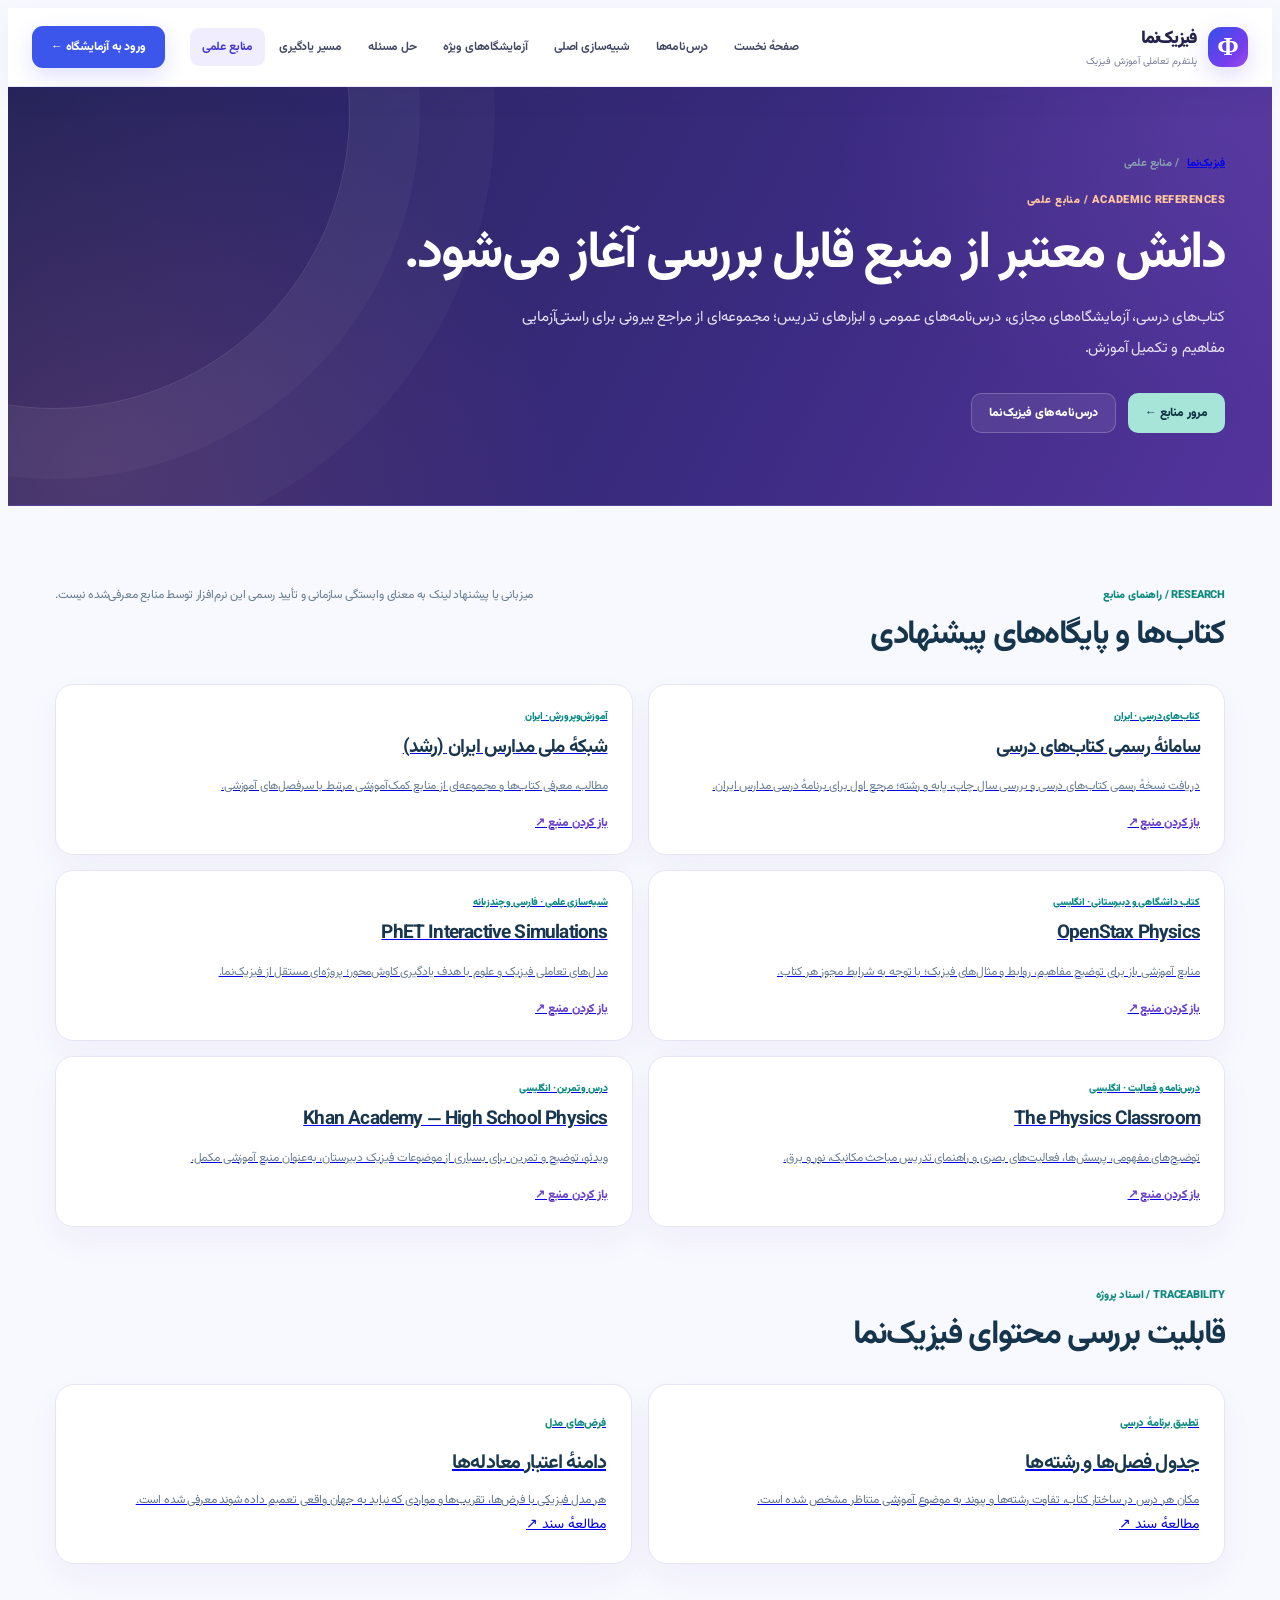
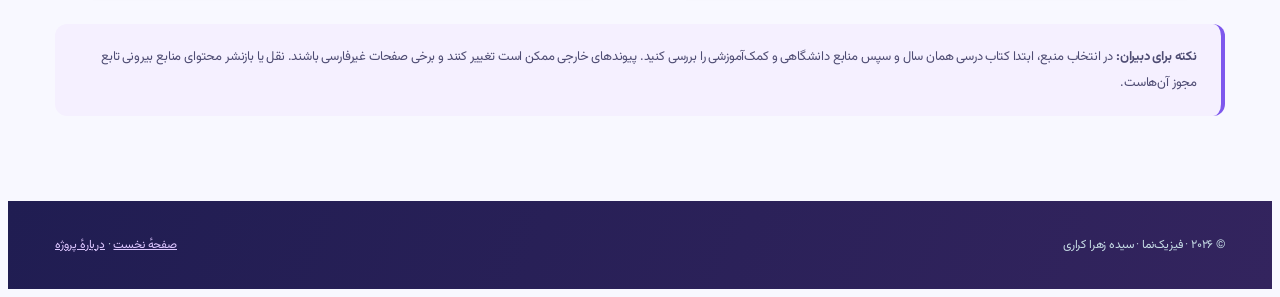
<file: sources.html>
<!doctype html><html lang="fa" dir="rtl" data-ui="scientific-2026" data-page="sources"><head>
<meta charset="utf-8"><meta name="viewport" content="width=device-width,initial-scale=1"><meta name="theme-color" content="#4333bc">
<meta name="author" content="سیده زهرا کراری"><meta name="description" content="منابع رسمی کتاب‌های درسی و آموزش فیزیک، شامل پایگاه کتاب‌های درسی ایران، رشد، OpenStax، PhET و سایر منابع.">
<title>منابع علمی معتبر | فیزیک‌نما</title>
<link rel="preconnect" href="https://fonts.googleapis.com"><link rel="preconnect" href="https://fonts.gstatic.com" crossorigin>
<link rel="stylesheet" href="https://fonts.googleapis.com/css2?family=Vazirmatn:wght@400;500;600;700;800;900&display=swap">
<link rel="stylesheet" href="assets/scientific-system.css"><style>
.ac-container{max-width:1170px;width:calc(100% - 42px);margin:0 auto}
.ac-breadcrumb{display:flex;gap:9px;align-items:center;color:#88a3b3;font-size:11px;font-weight:700;margin-bottom:20px}
.ac-hero{background:#10283e;color:#fff;padding:68px 0 72px;position:relative;overflow:hidden;border-bottom:1px solid #355168}
.ac-hero:before{content:"";position:absolute;width:590px;height:590px;top:-270px;left:-250px;border:1px solid #ffffff20;border-radius:50%;box-shadow:0 0 0 70px #ffffff08,0 0 0 145px #ffffff07}
.ac-tag{font-size:11px;color:#83dccb;font-weight:900;letter-spacing:.04em;display:block}
.ac-hero h1{font-size:clamp(32px,4.3vw,52px);letter-spacing:-.07em;line-height:1.4;margin:10px 0}
.ac-hero p{max-width:740px;color:#cbdae2;font-size:15px;line-height:2.1;margin:0}
.ac-actions{display:flex;gap:12px;flex-wrap:wrap;margin-top:28px}
.ac-actions a,.ac-link{display:inline-flex;align-items:center;gap:10px;padding:10px 17px;background:#a6e5d8;color:#123346;font-size:12px;font-weight:850;border-radius:10px;text-decoration:none}
.ac-actions a.secondary{background:#ffffff14;border:1px solid #ffffff35;color:#fff}
.ac-main{padding-block:65px 85px}
.ac-section{margin-bottom:60px}
.ac-heading{display:flex;align-items:baseline;justify-content:space-between;gap:16px;flex-wrap:wrap;margin:0 0 23px}
.ac-heading span{display:block;color:#0d897e;font-size:11px;font-weight:850}
.ac-heading h2{font-size:clamp(23px,3vw,33px);color:#15354c;margin:5px 0 0;letter-spacing:-.05em}
.ac-heading p{color:#667d90;font-size:12px;max-width:510px;line-height:2}
.ac-grid3{display:grid;grid-template-columns:repeat(3,minmax(0,1fr));gap:16px}
.ac-grid2{display:grid;grid-template-columns:repeat(2,minmax(0,1fr));gap:16px}
.ac-card{background:#fff;border:1px solid #dfe8ee;border-radius:19px;padding:27px 25px;box-shadow:0 10px 34px #173a5410}
.ac-card small{color:#168d84;font-size:11px;font-weight:900}
.ac-card h3{font-size:20px;color:#18384d;margin:13px 0 9px;letter-spacing:-.05em}
.ac-card p{color:#637689;font-size:12px;line-height:2.15;margin:0}
.ac-card a.ac-inline{display:inline-flex;font-size:12px;color:#127a84;font-weight:850;margin-top:23px;text-decoration:none}
.ac-count{font:900 33px "Vazirmatn",Tahoma,sans-serif;color:#143e56;display:block;margin-bottom:8px}
.ac-profile{border-radius:24px;background:linear-gradient(125deg,#10314a,#154b58);padding:40px;display:grid;grid-template-columns:1fr 1fr;gap:35px;color:white;align-items:center}
.ac-profile small{color:#93e5d4;font-size:12px;font-weight:900}
.ac-profile h2{color:#fff;font-size:35px;letter-spacing:-.05em;margin:8px 0}
.ac-profile p{color:#c9dce6;font-size:13px;line-height:2.1}
.ac-profile .ac-meta{border:1px solid #ffffff26;border-radius:15px;padding:22px 25px}
.ac-profile .ac-meta span{display:block;color:#a6ccd5;font-size:11px;margin:0 0 9px}
.ac-profile .ac-meta strong{display:block;color:#f4ffff;font-weight:850;font-size:15px;margin-bottom:18px}
.ac-footer{background:#0c2437;color:#c6dce5;padding:35px 0;font-size:12px}
.ac-footer .ac-container{display:flex;align-items:center;justify-content:space-between;gap:18px;flex-wrap:wrap}
.ac-footer a{color:#91dfd3}
.ac-scope{background:#eaf4f5;border-right:4px solid #159e97;border-radius:12px;padding:20px 24px;font-size:13px;line-height:2;color:#3c6075}
.ac-source-grid{display:grid;grid-template-columns:repeat(2,minmax(0,1fr));gap:15px}
.ac-source{background:#fff;border:1px solid #dfe8ee;border-radius:18px;padding:24px 24px 22px;display:flex;flex-direction:column;gap:7px;transition:transform .2s ease,border-color .2s ease}
.ac-source:hover{transform:translateY(-3px);border-color:#8ac9c5}
.ac-source small{color:#0a8b83;font-size:10px;font-weight:900}
.ac-source h3{color:#18364f;font-size:19px;margin:2px 0 5px}
.ac-source p{color:#6b7f92;font-size:12px;line-height:2;margin:0 0 9px;flex:1}
.ac-source b{color:#176d85;font-size:12px;font-weight:850}
.ac-feature{display:flex;align-items:center;gap:14px}
.ac-feature-mark{display:grid;place-items:center;width:50px;height:50px;border-radius:13px;background:#e3f4f1;color:#0a796e;font-weight:900;font-size:24px;flex:none}
@media(max-width:800px){.ac-grid3{grid-template-columns:1fr}.ac-grid2,.ac-source-grid{grid-template-columns:1fr}.ac-profile{grid-template-columns:1fr;padding:25px}}
@media(max-width:540px){.ac-container{width:calc(100% - 30px)}.ac-hero{padding:42px 0}.ac-main{padding-block:42px}.ac-hero p{font-size:13px}.ac-card{padding:22px}.ac-heading{display:block}}
</style><link rel="icon" type="image/svg+xml" href="assets/favicon.svg"><link rel="stylesheet" href="assets/vivid-spectrum.css"></head><body><header class="science-header"><div class="science-header__inner">
<a class="science-logo" href="index.html"><span class="science-logo__symbol" aria-hidden="true">Φ</span><span class="science-logo__words"><strong>فیزیک‌نما</strong><small>پلتفرم تعاملی آموزش فیزیک</small></span></a>
<nav class="science-nav" aria-label="منوی اصلی فیزیک‌نما"><a href="index.html">صفحهٔ نخست</a><a href="curriculum.html">درس‌نامه‌ها</a><a href="fiziknama.html">شبیه‌سازی اصلی</a><a href="labs-plus.html">آزمایشگاه‌های ویژه</a><a href="practice.html">حل مسئله</a><a href="learning-path.html">مسیر یادگیری</a><a href="sources.html" aria-current="page">منابع علمی</a></nav>
<a class="science-cta" href="fiziknama.html">ورود به آزمایشگاه ←</a>
<details class="science-mobile-menu"><summary>فهرست <span aria-hidden="true">☰</span></summary><nav class="science-mobile-menu__panel" aria-label="منوی موبایل"><a href="index.html">صفحهٔ نخست</a><a href="curriculum.html">درس‌نامه‌ها</a><a href="fiziknama.html">شبیه‌سازی اصلی</a><a href="labs-plus.html">آزمایشگاه‌های ویژه</a><a href="practice.html">حل مسئله</a><a href="learning-path.html">مسیر یادگیری</a><a href="sources.html" aria-current="page">منابع علمی</a><a href="about.html">دربارهٔ مجموعه</a></nav></details></div></header>
<main><section class="ac-hero"><div class="ac-container"><div class="ac-breadcrumb"><a href="index.html">فیزیک‌نما</a> / منابع علمی</div><span class="ac-tag">ACADEMIC REFERENCES / منابع علمی</span>
<h1>دانش معتبر از منبع قابل بررسی آغاز می‌شود.</h1><p>کتاب‌های درسی، آزمایشگاه‌های مجازی، درس‌نامه‌های عمومی و ابزارهای تدریس؛ مجموعه‌ای از مراجع بیرونی برای راستی‌آزمایی مفاهیم و تکمیل آموزش.</p>
<div class="ac-actions"><a href="#references">مرور منابع ←</a><a class="secondary" href="curriculum.html">درس‌نامه‌های فیزیک‌نما</a></div></div></section>
<div class="ac-container ac-main"><section class="ac-section" id="references">
<div class="ac-heading"><div><span>RESEARCH / راهنمای منابع</span><h2>کتاب‌ها و پایگاه‌های پیشنهادی</h2></div><p>میزبانی یا پیشنهاد لینک به معنای وابستگی سازمانی و تأیید رسمی این نرم‌افزار توسط منابع معرفی‌شده نیست.</p></div>
<div class="ac-source-grid">
<a class="ac-source" target="_blank" rel="noopener" href="https://www.chap.sch.ir/"><small>کتاب‌های درسی · ایران</small><h3>سامانهٔ رسمی کتاب‌های درسی</h3><p>دریافت نسخهٔ رسمی کتاب‌های درسی و بررسی سال چاپ، پایه و رشته؛ مرجع اول برای برنامهٔ درسی مدارس ایران.</p><b>باز کردن منبع ↗</b></a>
<a class="ac-source" target="_blank" rel="noopener" href="https://www.roshd.ir/"><small>آموزش‌وپرورش · ایران</small><h3>شبکهٔ ملی مدارس ایران (رشد)</h3><p>مطالب، معرفی کتاب‌ها و مجموعه‌ای از منابع کمک‌آموزشی مرتبط با سرفصل‌های آموزشی.</p><b>باز کردن منبع ↗</b></a>
<a class="ac-source" target="_blank" rel="noopener" href="https://openstax.org/subjects/physics"><small>کتاب دانشگاهی و دبیرستانی · انگلیسی</small><h3>OpenStax Physics</h3><p>منابع آموزشی باز برای توضیح مفاهیم، روابط و مثال‌های فیزیک؛ با توجه به شرایط مجوز هر کتاب.</p><b>باز کردن منبع ↗</b></a>
<a class="ac-source" target="_blank" rel="noopener" href="https://phet.colorado.edu/fa/"><small>شبیه‌سازی علمی · فارسی و چندزبانه</small><h3>PhET Interactive Simulations</h3><p>مدل‌های تعاملی فیزیک و علوم با هدف یادگیری کاوش‌محور؛ پروژه‌ای مستقل از فیزیک‌نما.</p><b>باز کردن منبع ↗</b></a>
<a class="ac-source" target="_blank" rel="noopener" href="https://www.physicsclassroom.com/"><small>درس‌نامه و فعالیت · انگلیسی</small><h3>The Physics Classroom</h3><p>توضیح‌های مفهومی، پرسش‌ها، فعالیت‌های بصری و راهنمای تدریس مباحث مکانیک، نور و برق.</p><b>باز کردن منبع ↗</b></a>
<a class="ac-source" target="_blank" rel="noopener" href="https://www.khanacademy.org/science/highschool-physics"><small>درس و تمرین · انگلیسی</small><h3>Khan Academy — High School Physics</h3><p>ویدئو، توضیح و تمرین برای بسیاری از موضوعات فیزیک دبیرستان، به‌عنوان منبع آموزشی مکمل.</p><b>باز کردن منبع ↗</b></a>
</div></section>
<section class="ac-section"><div class="ac-heading"><div><span>TRACEABILITY / اسناد پروژه</span><h2>قابلیت بررسی محتوای فیزیک‌نما</h2></div></div>
<div class="ac-grid2">
<a class="ac-card" href="https://github.com/SZKA-PHYSICS/physics-education/blob/main/docs/CURRICULUM_ALIGNMENT.md"><small>تطبیق برنامهٔ درسی</small><h3>جدول فصل‌ها و رشته‌ها</h3><p>مکان هر درس در ساختار کتاب، تفاوت رشته‌ها و پیوند به موضوع آموزشی متناظر مشخص شده است.</p><span class="ac-inline">مطالعهٔ سند ↗</span></a>
<a class="ac-card" href="https://github.com/SZKA-PHYSICS/physics-education/blob/main/docs/SCIENTIFIC_MODEL_SCOPE.md"><small>فرض‌های مدل</small><h3>دامنهٔ اعتبار معادله‌ها</h3><p>هر مدل فیزیکی با فرض‌ها، تقریب‌ها و مواردی که نباید به جهان واقعی تعمیم داده شوند معرفی شده است.</p><span class="ac-inline">مطالعهٔ سند ↗</span></a>
</div></section>
<div class="ac-scope"><strong>نکته برای دبیران:</strong> در انتخاب منبع، ابتدا کتاب درسی همان سال و سپس منابع دانشگاهی و کمک‌آموزشی را بررسی کنید. پیوندهای خارجی ممکن است تغییر کنند و برخی صفحات غیرفارسی باشند. نقل یا بازنشر محتوای منابع بیرونی تابع مجوز آن‌هاست.</div>
</div></main>
<footer class="ac-footer"><div class="ac-container"><span>© ۲۰۲۶ · فیزیک‌نما · سیده زهرا کراری</span><span><a href="index.html">صفحهٔ نخست</a> · <a href="about.html">دربارهٔ پروژه</a></span></div></footer>
</body></html>
</file>
<file: assets/scientific-system.css>
/* PHYSICS-NAMA | SCIENTIFIC INTERFACE SYSTEM 2026
   Shared architectural tokens and purposeful typography, RTL, responsive.
   No user-facing content or numerical model is modified by this stylesheet. */
:root{
 --s-ink:#10243b;--s-ink-soft:#44576f;--s-mute:#6b7d91;
 --s-midnight:#0c1d31;--s-deep:#102942;--s-accent:#176caa;--s-teal:#0e9e93;
 --s-line:#dfe8f0;--s-paper:#f5f8fb;--s-white:#fff;
 --s-radius:19px;--s-card-shadow:0 11px 42px rgba(13,39,69,.047);
 --s-ease:cubic-bezier(.2,.8,.2,1);
}
html[data-ui="scientific-2026"]{scroll-padding-top:105px;scroll-behavior:smooth}
html[data-ui="scientific-2026"] body{
 color:var(--s-ink);
 background:var(--s-paper);
 font-family:"Vazirmatn",Tahoma,"Segoe UI",Arial,sans-serif;
 letter-spacing:-.012em;
 font-size:14px;
 -webkit-font-smoothing:antialiased;
}
html[data-ui="scientific-2026"] *{box-sizing:border-box}
html[data-ui="scientific-2026"] :is(button,input,select,textarea){font:inherit}
html[data-ui="scientific-2026"] :is(a,button,input,select,summary):focus-visible{
 outline:3px solid #4dc1bf!important;outline-offset:4px!important
}
html[data-ui="scientific-2026"] a{transition:color .18s ease,border-color .18s ease,background .18s ease,transform .18s var(--s-ease)}
html[data-ui="scientific-2026"] ::selection{background:#b8e8e4;color:#0a3341}
html[data-ui="scientific-2026"] :is(h1,h2,h3){letter-spacing:-.043em}
html[data-ui="scientific-2026"] :is(input,select,textarea){accent-color:var(--s-accent)}
/* One consistent global navigation bar, replacing dated legacy top chrome. */
html[data-ui="scientific-2026"] body > header:not(.science-header){display:none!important}
.science-header{
 position:sticky;top:0;z-index:200;background:rgba(255,255,255,.94);
 backdrop-filter:blur(18px);-webkit-backdrop-filter:blur(18px);
 border-bottom:1px solid #e3ebf1;box-shadow:0 4px 26px rgba(8,35,61,.025);
 color:var(--s-ink);font-size:13px;line-height:1.5
}
.science-header__inner{
 max-width:1252px;width:calc(100% - 48px);min-height:78px;
 margin:auto;display:flex;align-items:center;gap:25px
}
.science-logo{display:flex;align-items:center;gap:11px;text-decoration:none!important;flex:none;color:#132b43!important}
.science-logo__symbol{
 display:grid;place-items:center;width:40px;height:40px;border-radius:13px;
 background:#103149;color:#9deae0;font:bold 26px/1 Georgia,serif;box-shadow:inset 0 0 0 1px rgba(255,255,255,.08)
}
.science-logo__words{display:flex;flex-direction:column;gap:1px}
.science-logo__words strong{font-weight:900;font-size:18px;letter-spacing:-.07em}
.science-logo__words small{font-size:10px;color:#78899b;letter-spacing:.01em}
.science-nav{margin-inline-start:auto;display:flex;gap:2px;align-items:center;flex-wrap:nowrap}
.science-nav a{
 padding:10px 12px;color:#41546a;font-size:12px;font-weight:680;white-space:nowrap;
 border-radius:9px;text-decoration:none!important
}
.science-nav a:is(:hover,[aria-current="page"]){color:#075e90;background:#edf5fa}
.science-cta{background:#12334d;color:white!important;font-size:12px;font-weight:800;
 padding:12px 19px;border-radius:11px;white-space:nowrap;text-decoration:none!important
}
.science-cta:hover{background:#0c6282;transform:translateY(-1px)}
.science-mobile-menu{display:none;margin-inline-start:auto;position:relative}
.science-mobile-menu summary{list-style:none;display:flex;align-items:center;gap:7px;
 padding:10px 15px;border-radius:10px;background:#f1f6f9;font-weight:800;cursor:pointer}
.science-mobile-menu summary::-webkit-details-marker{display:none}
.science-mobile-menu__panel{display:flex;flex-direction:column;position:absolute;top:49px;left:0;
 min-width:min(330px,calc(100vw - 36px));padding:12px;background:#fff;border:1px solid #dce7ef;
 box-shadow:0 20px 58px rgba(15,39,67,.16);border-radius:14px}
.science-mobile-menu__panel a{display:block;padding:11px 13px;text-decoration:none;
 font-weight:700;border-radius:8px;color:#243d55}
.science-mobile-menu__panel a:hover{background:#edf6f9}
/* Consistent course and laboratory surfaces */
html[data-ui="scientific-2026"] :is(.unit,.lesson,.stat,.sidebar,.lab,.worksheet,.surface,.resources-panel,.references,.source-card,.feature-card,.metric,.stage,.card){
 border-color:var(--s-line);box-shadow:var(--s-card-shadow);border-radius:var(--s-radius)
}
html[data-ui="scientific-2026"] :is(.unit,.lesson,.lab,.worksheet,.references,.sidebar,.surface){background:#fff}
html[data-ui="scientific-2026"] :is(.formula,.unit .formula){
 color:#175e84;background:#eff8fa;border:1px solid #d8ecf2;border-radius:11px;
 font-variant-numeric:tabular-nums;box-shadow:none
}
html[data-ui="scientific-2026"] :is(.unit .chapter,.lesson-top small,.breadcrumb,.small,.muted){color:#677c8f}
html[data-ui="scientific-2026"] :is(.unit h3,.lesson h2,.worksheet h2,.lab h2){color:#152f48}
html[data-ui="scientific-2026"] :is(.unit .pill,.lesson .number,.pillar){background:#eaf5f7;color:#17617b}
html[data-ui="scientific-2026"] .unit .pill.branch{background:#eef1fa;color:#465d8a}
html[data-ui="scientific-2026"] :is(.answers button,.stage,.controls,.micro,.slider,.notice){border-radius:12px}
html[data-ui="scientific-2026"] :is(.run,.unit-actions a,.actions a,.trial button,.answerline button,.button,.button.ghost){
 transition:transform .2s var(--s-ease),background-color .2s ease
}
html[data-ui="scientific-2026"] :is(.run,.unit-actions a,.actions a,.trial button,.answerline button):hover{transform:translateY(-2px)}
html[data-ui="scientific-2026"] :is(.quiz,.references,.note,.notice,.micro){border-color:#dce9ef}
/* Pages with a dark editorial introduction, replacing saturated, blog-era gradients */
html[data-ui="scientific-2026"] :is(.hero,.about-hero,.source-hero){
 background:radial-gradient(ellipse 48% 95% at 5% 90%,rgba(37,129,151,.25),transparent 70%),#112a40;
 color:#fff;border:0
}
html[data-ui="scientific-2026"] :is(.hero,.about-hero,.source-hero) h1{color:#fff}
html[data-ui="scientific-2026"] :is(.hero,.about-hero,.source-hero) p{color:#dbe7ee}
html[data-ui="scientific-2026"] :is(.hero,.about-hero,.source-hero) :is(.eyebrow,.hero-tag,.hero-kicker,.source-kicker,.about-kicker){color:#8be0d3}
html[data-ui="scientific-2026"] .hero-links a:not(.alt){background:#a1e4da;color:#092f42}
html[data-ui="scientific-2026"] .hero-links a.alt{background:#ffffff16;color:#fff;border:1px solid #ffffff40}
html[data-ui="scientific-2026"] .hero-links a:hover{transform:translateY(-2px)}
/* Side navigation apps */
html[data-ui="scientific-2026"][data-page="fiziknama"] body{--paper:#f5f8fb;--ink:#19314a;--line:#e0e9f0;--dark:#0c2137;--purple:#277fa8;--mint:#0ba394}
html[data-ui="scientific-2026"][data-page="fiziknama"] .sidebar{
 background:linear-gradient(160deg,#0b2237,#102a40);border-inline-end:1px solid rgba(255,255,255,.08)
}
html[data-ui="scientific-2026"][data-page="fiziknama"] .brand-badge{background:#206e86!important;color:#fff!important}
html[data-ui="scientific-2026"][data-page="fiziknama"] .topbar{
 background:#ffffffed;box-shadow:0 1px 0 #dfe9f0
}
html[data-ui="scientific-2026"][data-page="fiziknama"] .sidebar-bottom{background:#112f45;border-color:#335169}
html[data-ui="scientific-2026"][data-page="fiziknama"] .content{color:#172e44}
html[data-ui="scientific-2026"][data-page="fiziknama"] :is(.lab,.card,.module-card,.kpi,.stat-card,.result-panel,.info-card,.glass-card){
 border-radius:17px
}
/* Long-form legacy source/about/library pages */
html[data-ui="scientific-2026"][data-page="about"] :is(.about-hero,.about-section),
html[data-ui="scientific-2026"][data-page="sources"] :is(.source-hero,.source-section){letter-spacing:-.01em}
html[data-ui="scientific-2026"] .footer{background:#10283e!important;color:#e0e9f0}
html[data-ui="scientific-2026"] .footer a{color:#bde5e3}
html[data-ui="scientific-2026"] :is(.science-body-links,.science-footer-links){display:flex;gap:12px;flex-wrap:wrap}
html[data-ui="scientific-2026"] :is(.science-body-links,.science-footer-links) a{color:#116a8b;text-decoration:underline;text-underline-offset:3px}
@media(max-width:1170px){
 .science-nav a{padding:10px 8px}
 .science-header__inner{gap:12px}
}
@media(max-width:980px){
 .science-nav,.science-header__inner > .science-cta{display:none}
 .science-mobile-menu{display:block}
 .science-header__inner{min-height:65px;width:calc(100% - 30px)}
}
@media(max-width:550px){
 .science-logo__words strong{font-size:16px}
 .science-logo__symbol{width:36px;height:36px}
 .science-header__inner{min-height:61px}
 html[data-ui="scientific-2026"] :is(.hero,.about-hero,.source-hero){padding-top:30px;padding-bottom:30px}
}
@media(prefers-reduced-motion:reduce){
 html[data-ui="scientific-2026"] *,html[data-ui="scientific-2026"] *:before,html[data-ui="scientific-2026"] *:after{
 transition-duration:.01ms!important;animation-duration:.01ms!important;scroll-behavior:auto!important
 }
}
/* Hard reset for per-page legacy element selectors (e.g. header{}, nav{}). */
html[data-ui="scientific-2026"] .science-header{display:block!important;padding:0!important;min-height:0!important;height:auto!important;background:rgba(255,255,255,.94)!important;color:#10243b!important;box-shadow:0 4px 26px rgba(8,35,61,.025)!important}
html[data-ui="scientific-2026"] .science-header__inner{display:flex!important;justify-content:initial!important;align-items:center!important;flex-wrap:nowrap!important}
html[data-ui="scientific-2026"] .science-header .science-nav{display:flex;gap:2px}
html[data-ui="scientific-2026"] .science-header .science-mobile-menu__panel{background:#fff;color:#19384f}
@media(max-width:980px){html[data-ui="scientific-2026"] .science-header .science-nav{display:none!important}}

/* Mobile app toolbar: links move into its existing hamburger navigation, avoiding horizontal overflow. */
@media(max-width:760px){
 html[data-ui="scientific-2026"][data-page="fiziknama"] .top-actions > a{display:none!important}
 html[data-ui="scientific-2026"][data-page="fiziknama"] .topbar{min-width:0;gap:6px;max-width:100%;overflow:hidden}
 html[data-ui="scientific-2026"][data-page="fiziknama"] .breadcrumb{max-width:54vw;min-width:0;overflow:hidden;text-overflow:ellipsis;white-space:nowrap}
 html[data-ui="scientific-2026"][data-page="fiziknama"] .top-actions{flex:0 0 auto;gap:5px}
}
</file>
<file: assets/vivid-spectrum.css>
/* Fiziknama — Vivid Scientific Edition / 2026
 * Palette: ultraviolet + electric blue + coral, with carefully readable neutral surfaces.
 * Load AFTER page-specific styles and scientific-system.css.
 * Does not touch the physics computation engines.
 */
:root{
 --electric:#3954f6;--ultraviolet:#7138ec;--tangerine:#ff7456;
 --mint:#06bfa6;--ink-night:#151a3c;--soft-ink:#52617c;
 --ice:#f6f6ff;--warm:#fffaf6;--halo:#ece9ff;
 --energy-shadow:0 22px 58px rgba(42,41,105,.095);
}
html[data-ui="scientific-2026"]{
 --s-ink:#1d2547;--s-ink-soft:#505f79;--s-mute:#78819c;
 --s-midnight:#17183e;--s-deep:#27245c;--s-accent:#3e57e5;
 --s-teal:#0ca995;--s-line:#e4e6f3;--s-paper:#f8f8ff;
 --s-white:#fff;--s-card-shadow:0 14px 38px rgba(43,37,97,.058);
}
html[data-ui="scientific-2026"] body{
 background:#f8f8ff;color:#20294d;
}
html[data-ui="scientific-2026"] ::selection{background:#e9d6ff;color:#29205a}
html[data-ui="scientific-2026"] .science-header{
 background:rgba(255,255,255,.96)!important;
 border-bottom-color:#eceafa!important;
 box-shadow:0 7px 36px #2719790a!important
}
html[data-ui="scientific-2026"] .science-logo{color:#24224b!important}
html[data-ui="scientific-2026"] .science-logo__symbol{
 background:linear-gradient(135deg,#344fea 0%,#773ded 68%,#9e4cec 100%);
 box-shadow:0 8px 23px #6752e435;
 color:#fff
}
html[data-ui="scientific-2026"] .science-logo__words small{color:#7b7c98}
html[data-ui="scientific-2026"] .science-nav a{color:#444963}
html[data-ui="scientific-2026"] .science-nav a:hover,
html[data-ui="scientific-2026"] .science-nav a[aria-current="page"]{
 color:#4136d1;background:#f0edff
}
html[data-ui="scientific-2026"] .science-cta{
 color:#fff!important;background:#3c55eb!important;
 box-shadow:0 9px 22px #4158ee2a;
}
html[data-ui="scientific-2026"] .science-cta:hover{background:#6839e3!important}
html[data-ui="scientific-2026"] .science-mobile-menu summary{
 background:#f0edff;color:#4b40c3;border:1px solid #e3defb
}
html[data-ui="scientific-2026"] .science-mobile-menu__panel{border-color:#e5e1f8!important}
html[data-ui="scientific-2026"] .science-mobile-menu__panel a:hover{background:#f3f1ff!important;color:#4d37d0}
html[data-ui="scientific-2026"] :is(a,button,input,select,summary):focus-visible{outline-color:#f39957!important}

/* Front page: electric editorial design, with layered light and strong visual hierarchy */
html[data-page="home"] .home-hero{
 background:
 radial-gradient(ellipse 650px 580px at 93% 16%,rgba(147,97,255,.16),transparent 72%),
 radial-gradient(ellipse 490px 420px at 7% 95%,rgba(255,151,98,.15),transparent 75%),
 linear-gradient(132deg,#fffdf9 0%,#f9f8ff 54%,#f0edff 100%);
 border-bottom:1px solid #eae4f7;
 isolation:isolate
}
html[data-page="home"] .home-hero:before{
 content:"";width:430px;height:430px;left:-170px;top:-145px;border-radius:50%;
 background:radial-gradient(circle,#ff9e701e,transparent 69%);
 box-shadow:0 0 0 90px #e6e2ff12;
}
html[data-page="home"] .home-hero:after{
 content:"";position:absolute;width:145px;height:145px;right:2%;top:40px;
 opacity:.18;z-index:0;pointer-events:none;
 background-image:radial-gradient(#6444ee 1.4px,transparent 1.4px);
 background-size:17px 17px
}
html[data-page="home"] .home-hero-inner{
 padding-block:91px 99px;
 gap:clamp(32px,5vw,76px);
 position:relative;z-index:1
}
html[data-page="home"] .home-hero-content .home-tag{
 background:#efebff;border:1px solid #dfd6ff;color:#5539ca;
 box-shadow:0 5px 18px #6b4cea0d
}
html[data-page="home"] .home-tag .dot{
 background:#fe754d;box-shadow:0 0 0 4px #ff997e2b
}
html[data-page="home"] .home-hero h1{
 color:#1b2147;line-height:1.42;letter-spacing:-.077em;
 font-size:clamp(38px,5.25vw,72px)
}
html[data-page="home"] .home-hero h1 em{
 background:linear-gradient(105deg,#3859f4 9%,#7b37ec 61%,#ec5e9c 100%);
 -webkit-background-clip:text;background-clip:text;color:transparent
}
html[data-page="home"] .home-hero-description{color:#56617e;line-height:2.25}
html[data-page="home"] .home-primary-button{
 background:linear-gradient(115deg,#3456ef,#6c3de9);color:#fff!important;
 box-shadow:0 14px 32px #5a51dc35;border-radius:13px
}
html[data-page="home"] .home-primary-button:hover{
 background:linear-gradient(115deg,#284add,#6331dd);
 box-shadow:0 18px 38px #5a51dc4d
}
html[data-page="home"] .home-secondary-button{
 color:#3b3984;background:#fff;border-color:#ded9f7;border-radius:13px
}
html[data-page="home"] .home-secondary-button:hover{background:#f4f0ff;border-color:#bcb0ef}
html[data-page="home"] .home-hero-meta{color:#68708b}
html[data-page="home"] .home-hero-meta span:before{color:#614ddc;background:#ede9ff}
html[data-page="home"] .home-demo{
 background:linear-gradient(150deg,#222351 0%,#171c40 57%,#2b205c 100%);
 border:1px solid #5143a9;border-radius:25px;
 box-shadow:0 29px 78px rgba(55,43,143,.27),0 8px 18px rgba(120,65,238,.14);
 transform:rotate(-1.2deg);
 transition:transform .28s ease,box-shadow .28s ease;
}
html[data-page="home"] .home-demo:hover{
 transform:rotate(0deg) translateY(-3px);
 box-shadow:0 35px 84px rgba(55,43,143,.29)
}
html[data-page="home"] .home-demo:before{
 content:"";position:absolute;width:330px;height:330px;top:-145px;left:-130px;
 background:radial-gradient(circle,#f8878135,transparent 70%);pointer-events:none
}
html[data-page="home"] .home-demo:after{
 background:radial-gradient(circle at 98% 0%,#8560f82c,transparent 48%);
}
html[data-page="home"] .home-demo-head{border-bottom-color:#ffffff2a;position:relative;z-index:1}
html[data-page="home"] .home-demo-index{
 background:#f68a622a;color:#ffc9a6;border-color:#f98e646e
}
html[data-page="home"] .home-demo-visual svg{filter:drop-shadow(0 9px 18px #140d3c65)}
html[data-page="home"] .home-demo-readout strong{color:#92f0e0}
html[data-page="home"] .home-demo-readout small{color:#d4cafe}
html[data-page="home"] .home-demo-formula{color:#f6ddff;border-color:#7971b8;background:#6354b122}
html[data-page="home"] .home-demo-controls select{
 color:#fff;background:#39366f;border:1px solid #6562a0
}
html[data-page="home"] .home-demo-controls input[type="range"]{accent-color:#ff9d76}
html[data-page="home"] .home-demo-control-val{color:#ffc99d}
html[data-page="home"] .home-proof{
 background:#fff;border-bottom:1px solid #ebe8f4
}
html[data-page="home"] .home-proof-item{border-color:#eae7f4}
html[data-page="home"] .home-proof-item:nth-child(1) strong{color:#4556e4}
html[data-page="home"] .home-proof-item:nth-child(2) strong{color:#8041df}
html[data-page="home"] .home-proof-item:nth-child(3) strong{color:#e06e57}
html[data-page="home"] .home-proof-item:nth-child(4) strong{color:#128f9b}
html[data-page="home"] .home-proof-item span{color:#687187}
html[data-page="home"] .home-eyebrow{color:#6b42ce}
html[data-page="home"] .home-eyebrow:before{background:#ff8964}
html[data-page="home"] .home-section-heading h2{color:#20264e}
html[data-page="home"] .home-section-heading p{color:#64708b}
html[data-page="home"] .home-text-link{color:#5147c6}
html[data-page="home"] .home-text-link:hover{color:#7941e0}
html[data-page="home"] .home-section{padding-block:94px}
html[data-page="home"] .home-platform-grid{gap:20px}
html[data-page="home"] .home-platform-card{
 border:1px solid #e6e4f2;background:#fff;border-radius:23px;
 box-shadow:0 11px 35px #3a317008;min-height:315px
}
html[data-page="home"] .home-platform-card:hover{
 border-color:#bcb0fd;box-shadow:0 23px 50px #5948ac1c
}
html[data-page="home"] .home-platform-card.featured{
 background:linear-gradient(145deg,#3555ec,#6741db 68%,#813eec);
 border-color:#4e45d6;color:#fff;
 box-shadow:0 25px 48px #5646c42b;
}
html[data-page="home"] .home-platform-card.featured:before{
 background:radial-gradient(circle,#ffffff36,transparent 69%);
}
html[data-page="home"] .home-card-symbol{
 color:#6046c8;background:#f0ebff;border-color:#e1d8fc;border-radius:16px
}
html[data-page="home"] .home-platform-card:nth-child(3) .home-card-symbol{
 color:#dd633e;background:#fff0e8;border-color:#ffdfce
}
html[data-page="home"] .home-platform-card.featured .home-card-symbol{
 color:#fff;background:#ffffff24;border-color:#ffffff55
}
html[data-page="home"] .home-card-overline{color:#7153d6}
html[data-page="home"] .home-platform-card.featured .home-card-overline{color:#f2d9ff}
html[data-page="home"] .home-platform-card h3{color:#22294f}
html[data-page="home"] .home-platform-card.featured h3{color:#fff}
html[data-page="home"] .home-platform-card p{color:#66708a}
html[data-page="home"] .home-platform-card.featured p{color:#f0eaff}
html[data-page="home"] .home-platform-card .home-card-footer{color:#79829d}
html[data-page="home"] .home-platform-card.featured .home-card-footer{color:#e7dbff}
html[data-page="home"] .home-card-arrow{
 color:#6552d8;border-color:#e6defc;background:#faf8ff
}
html[data-page="home"] .home-platform-card.featured .home-card-arrow{
 color:#fff;background:#ffffff29;border-color:#ffffff6b
}
html[data-page="home"] .home-learning{
 background:linear-gradient(135deg,#f2efff 0%,#fff8f4 100%);
 border-block:1px solid #ece7fb
}
html[data-page="home"] .home-grade-link{
 border:1px solid #e6defa;background:rgba(255,255,255,.83);
 box-shadow:0 8px 22px #5145a009;border-radius:18px
}
html[data-page="home"] .home-grade-link:hover{
 background:#fff;transform:translateY(-5px);border-color:#aea0f3;
 box-shadow:0 18px 34px #7157c41a
}
html[data-page="home"] .home-grade-link .home-grade-id{color:#7049d2}
html[data-page="home"] .home-grade-link strong{color:#2f285e}
html[data-page="home"] .home-grade-link span{color:#73738e}
html[data-page="home"] .home-grade-link:nth-child(2n) .home-grade-id{color:#d7654c}
html[data-page="home"] .home-grade-link:nth-child(3n) .home-grade-id{color:#286ab6}
html[data-page="home"] .home-labs-section{background:#fff}
html[data-page="home"] .home-lab-card{
 border-color:#ebe7f5;background:#fff;border-radius:20px;
 box-shadow:0 10px 29px #4735750a
}
html[data-page="home"] .home-lab-card:hover{
 border-color:#aa9beb;transform:translateY(-5px);
 box-shadow:0 20px 42px #644bac17
}
html[data-page="home"] .home-lab-card .home-lab-icon{
 color:#594ae4;background:#f0eeff;border-radius:14px
}
html[data-page="home"] .home-lab-card:nth-child(2) .home-lab-icon{
 color:#e36a48;background:#fff0e9
}
html[data-page="home"] .home-lab-card:nth-child(3) .home-lab-icon{
 color:#109aa0;background:#e9fbf8
}
html[data-page="home"] .home-lab-card:nth-child(4) .home-lab-icon{
 color:#a340c1;background:#f9ebff
}
html[data-page="home"] .home-lab-card h3{color:#262650}
html[data-page="home"] .home-method{
 background:linear-gradient(118deg,#292263,#4830a4 55%,#6b3ab6);
}
html[data-page="home"] .home-method:before{
 box-shadow:0 0 0 67px #a594ff0c,0 0 0 135px #ffffff08
}
html[data-page="home"] .home-method .home-eyebrow{color:#ffd0ae}
html[data-page="home"] .home-method .home-eyebrow:before{background:#ffa778}
html[data-page="home"] .home-method .home-section-heading p{color:#e2dafa}
html[data-page="home"] .home-method-step{
 background:#ffffff0c;border-color:#ffffff34;border-radius:18px
}
html[data-page="home"] .home-method-step b{color:#ffbb8d}
html[data-page="home"] .home-method-step p{color:#e8e0f7}
html[data-page="home"] .home-method .home-text-link{color:#ffd9b9!important}
html[data-page="home"] .home-academic{background:#fffaf6}
html[data-page="home"] .home-academic-card{
 background:#fff;border:1px solid #f0e6e4;border-radius:22px;
 box-shadow:0 14px 32px #7d53720a
}
html[data-page="home"] .home-academic-card h3{color:#27234f}
html[data-page="home"] .home-source-links a{
 border:1px solid #e5ddf4;color:#5945bd;background:#fbf9ff
}
html[data-page="home"] .home-source-links a:hover{
 border-color:#9b8cf2;background:#f1edff
}
html[data-page="home"] .home-credit{
 background:linear-gradient(140deg,#f5edff,#fff2ec)
}
html[data-page="home"] .home-credit small{color:#7643c8}
html[data-page="home"] .home-credit strong{color:#30244e}
html[data-page="home"] .home-footer{
 background:linear-gradient(110deg,#1a1c41,#282052);
 border-top-color:#473f7f
}
html[data-page="home"] .home-footer-bottom{border-top-color:#ffffff27}
html[data-page="home"] .home-footer-bottom a{color:#e6c0ff}

/* Consistent vivid accents across all internal pages */
html[data-ui="scientific-2026"]:not([data-page="home"]) :is(.hero,.ac-hero){
 background:
 radial-gradient(ellipse 50% 130% at 7% 91%,#d774862a,transparent 74%),
 radial-gradient(ellipse 45% 100% at 96% 9%,#a16bea25,transparent 69%),
 linear-gradient(118deg,#252459,#3b2b81 60%,#54349c);
 color:#fff;border-color:#55469a
}
html[data-ui="scientific-2026"]:not([data-page="home"]) :is(.hero,.ac-hero) h1{color:#fff}
html[data-ui="scientific-2026"]:not([data-page="home"]) :is(.hero,.ac-hero) p{color:#e8e3f8}
html[data-ui="scientific-2026"]:not([data-page="home"]) :is(.hero,.ac-hero) :is(.eyebrow,.hero-tag,.ac-tag){color:#ffc6a0}
html[data-ui="scientific-2026"] :is(.formula,.unit .formula){
 background:#f3f0ff;color:#5242b8;border-color:#ddd6fd
}
html[data-ui="scientific-2026"] :is(.unit,.lesson,.lab,.worksheet,.ac-card,.ac-source,.references){
 border-color:#e7e5f3;
 box-shadow:0 14px 35px #4337830b
}
html[data-ui="scientific-2026"] :is(.unit h3,.lesson h2,.worksheet h2,.lab h2){color:#29234f}
html[data-ui="scientific-2026"] :is(.unit .pill,.lesson .number,.pillar){
 color:#5d49cd;background:#efebff
}
html[data-ui="scientific-2026"] .unit .pill.branch{
 color:#c0604c;background:#fff0e9
}
html[data-ui="scientific-2026"] :is(.unit-actions a,.actions a,.trial button,.answerline button){
 background:#4754e6;color:#fff
}
html[data-ui="scientific-2026"] :is(.unit-actions a,.actions a,.trial button,.answerline button):hover{
 background:#6438d8
}
html[data-ui="scientific-2026"] :is(.run,.unit .chevron,.references a){
 color:#5c42cf
}
html[data-ui="scientific-2026"] :is(.answerline input,.toolstrip select,.toolstrip input,.slider input):focus{
 border-color:#8163db
}
html[data-ui="scientific-2026"] .stage{border-color:#ebe5ff}
html[data-ui="scientific-2026"] .ac-profile{
 background:linear-gradient(125deg,#333080,#623bbd);
}
html[data-ui="scientific-2026"] .ac-feature-mark{
 background:#f0edff;color:#6950d7
}
html[data-ui="scientific-2026"] .ac-link{
 background:#f1d7fb;color:#36215c
}
html[data-ui="scientific-2026"] .ac-source:hover{border-color:#b9aafa}
html[data-ui="scientific-2026"] .ac-source b{color:#6c46ce}
html[data-ui="scientific-2026"] .ac-footer{
 background:linear-gradient(110deg,#201d52,#33245e)
}
html[data-ui="scientific-2026"] .ac-footer a{color:#ddc6ff}
html[data-ui="scientific-2026"] .ac-scope{
 background:#f5f0ff;color:#4e4c73;border-right-color:#7e58ed
}
html[data-ui="scientific-2026"][data-page="labs"] .stage{
 background:linear-gradient(145deg,#eeecff,#fff0e9);
 border-color:#ded8fb
}
html[data-ui="scientific-2026"][data-page="labs"] .controls{
 background:#fcfbff;border-color:#e7e2f7
}
html[data-ui="scientific-2026"][data-page="labs"] .metric{
 background:#f3f0ff;border-color:#e4ddfc
}
html[data-ui="scientific-2026"][data-page="labs"] .metric strong{color:#5844c2}
html[data-ui="scientific-2026"][data-page="labs"] .pick[aria-current="true"]{
 color:#513bc0;background:#f0edff
}
html[data-ui="scientific-2026"][data-page="curriculum"] .unit .formula{
 background:#f2efff;color:#5541bd
}
html[data-ui="scientific-2026"][data-page="practice"] .dot.active{
 background:#514de1;border-color:#514de1
}
html[data-ui="scientific-2026"][data-page="fiziknama"] body{
 --paper:#f8f8ff;--ink:#252346;--line:#e9e5f5;--dark:#211b4d;--purple:#6442e7;--mint:#ea7d5c
}
html[data-ui="scientific-2026"][data-page="fiziknama"] .sidebar{
 background:linear-gradient(170deg,#231f58,#33216c 65%,#3f2873);
 border-color:#52417b
}
html[data-ui="scientific-2026"][data-page="fiziknama"] .brand-badge{
 background:linear-gradient(120deg,#4567f3,#8744df)!important;
 box-shadow:0 9px 19px #1710363b
}
html[data-ui="scientific-2026"][data-page="fiziknama"] .sidebar-bottom{
 background:#3b307b;border-color:#6655a4
}
html[data-ui="scientific-2026"][data-page="fiziknama"] .topbar{background:#fffdfd}
html[data-ui="scientific-2026"][data-page="fiziknama"] .primary-btn{
 background:linear-gradient(120deg,#415ce9,#6a3ee7)
}
html[data-ui="scientific-2026"][data-page="fiziknama"] .module-card:hover{
 box-shadow:0 19px 45px #5045a91b
}
html[data-ui="scientific-2026"] .footer{
 background:#272052!important
}
html[data-ui="scientific-2026"] .footer a{color:#ddc4ff}

@media(max-width:830px){
 html[data-page="home"] .home-hero-inner{padding-block:46px 61px}
 html[data-page="home"] .home-demo{transform:none}
 html[data-page="home"] .home-demo:hover{transform:translateY(-2px)}
 html[data-page="home"] .home-section{padding-block:64px}
}
@media(max-width:590px){
 html[data-page="home"] .home-hero-inner{padding-block:35px 44px}
 html[data-page="home"] .home-hero h1{font-size:clamp(34px,10.3vw,45px)}
 html[data-page="home"] .home-platform-card{min-height:245px}
 html[data-page="home"] .home-demo{border-radius:19px}
 html[data-page="home"] .home-method-step{border-radius:14px}
}
@media(prefers-reduced-motion:reduce){
 html[data-ui="scientific-2026"] .home-demo,
 html[data-ui="scientific-2026"] .home-platform-card{transition:none!important}
}
</file>
<file: assets/laboratory-landing.css>
/* Fiziknama — Three-dimensional laboratory showcase, edition 2026.
   Main page content-first on mobile: visual experiments AND key tools within first view. */
html[data-page="home"] .showcase-hero{
 background:
  radial-gradient(ellipse 55% 75% at 87% 2%,rgba(119,62,233,.33),transparent 75%),
  radial-gradient(ellipse 48% 60% at 6% 92%,rgba(255,119,88,.13),transparent 70%),
  linear-gradient(128deg,#141631 0%,#25204f 55%,#111933 100%)!important;
 padding:0 0 28px!important;
 border-bottom:1px solid #454078;
 isolation:isolate;overflow:hidden;
}
html[data-page="home"] .showcase-hero:before{
 content:"";position:absolute;inset:0;width:auto;height:auto;left:auto;top:auto;right:auto;border-radius:0;
 background:linear-gradient(112deg,transparent 48%,rgba(130,97,255,.035) 49%,transparent 51%);
 box-shadow:none;pointer-events:none;z-index:0
}
html[data-page="home"] .showcase-hero:after{
 content:"";position:absolute;inset:auto -120px -190px auto;width:460px;height:460px;
 border:1px solid rgba(200,180,255,.14);border-radius:50%;background:none;
 box-shadow:0 0 0 70px rgba(255,255,255,.025),0 0 0 150px rgba(255,255,255,.015);
 opacity:1;pointer-events:none
}
.showcase-inner{position:relative;z-index:1;display:grid;grid-template-columns:minmax(320px,.69fr) minmax(0,1.31fr);gap:26px;
 padding-top:46px!important;padding-bottom:22px!important;align-items:center}
.showcase-intro{display:flex;flex-direction:column;align-items:flex-start;justify-content:center;min-width:0;align-self:stretch;padding-inline-start:3px}
.showcase-kicker{display:inline-flex;align-items:center;gap:9px;font-size:11px;font-weight:850;letter-spacing:.01em;
 color:#ffcc9e;background:#ffffff10;border:1px solid #ffffff1f;border-radius:50px;padding:8px 11px}
.showcase-kicker:before{content:"";width:7px;height:7px;border-radius:50%;background:#ff9b70;box-shadow:0 0 0 4px #ff9b7028}
html[data-page="home"] .showcase-intro h1{font-size:clamp(29px,3.3vw,47px)!important;line-height:1.57;
 font-weight:900;color:#fff;letter-spacing:-.065em;margin:19px 0 13px}
html[data-page="home"] .showcase-intro h1 span{background:linear-gradient(90deg,#7ee8fb,#d6a5ff,#ffc59b);
 -webkit-background-clip:text;background-clip:text;color:transparent}
.showcase-intro p{color:#d8d9f0;font-size:12px;line-height:2.2;margin:0;max-width:380px}
.showcase-intro-buttons{display:flex;flex-wrap:wrap;gap:9px;margin-top:24px}
.showcase-intro-buttons a{display:inline-flex;justify-content:center;align-items:center;gap:7px;
 font-size:11px;font-weight:850;padding:11px 16px;border-radius:11px;text-decoration:none;transition:transform .2s ease}
.showcase-intro-buttons a:hover{transform:translateY(-2px)}
.showcase-intro-buttons .showcase-primary{background:#fff;color:#1c214c;box-shadow:0 10px 25px #0b102d3b}
.showcase-intro-buttons .showcase-outline{background:#ffffff13;border:1px solid #ffffff50;color:#fff}
.showcase-intro-meta{display:flex;flex-wrap:wrap;gap:10px 16px;margin-top:23px;color:#acb9df;font-size:10px}
.showcase-intro-meta b{color:#ffcaa7;font-weight:800}
.showcase-gallery{display:grid;grid-template-columns:1.08fr .92fr;grid-template-rows:repeat(2,minmax(0,1fr));gap:13px;
 height:451px;min-width:0}
.showcase-scene{position:relative;overflow:hidden;display:block;isolation:isolate;min-width:0;
 border-radius:20px;background:#252a61;border:1px solid #ffffff35;text-decoration:none;
 box-shadow:0 14px 40px #080e2857;transition:transform .28s cubic-bezier(.2,.8,.2,1),border-color .28s ease}
.showcase-scene:hover{transform:translateY(-4px);border-color:#ffc194}
.showcase-scene:after{content:"";position:absolute;inset:30% 0 0;z-index:1;
 background:linear-gradient(to bottom,transparent 12%,rgba(8,9,29,.67) 100%);pointer-events:none}
.showcase-scene img{display:block;width:100%;height:100%;object-fit:cover;
 transition:transform .48s cubic-bezier(.2,.8,.2,1)}
.showcase-scene:hover img{transform:scale(1.055)}
.showcase-scene:nth-child(1) img{object-position:51% 53%}
.showcase-scene:nth-child(2) img{object-position:46% 52%}
.showcase-scene:nth-child(3) img{object-position:50% 47%}
.showcase-scene:nth-child(4) img{object-position:51% 51%}
.showcase-scene-info{position:absolute;inset:auto 15px 12px 15px;z-index:2;
 display:flex;align-items:flex-end;justify-content:space-between;gap:10px}
.showcase-scene-info strong{display:block;font-size:14px;line-height:1.55;color:#fff;font-weight:900}
.showcase-scene-info small{display:block;font-size:10px;line-height:1.6;color:#dbdff5}
.showcase-scene-number{font:800 10px/1.5 Arial,sans-serif;color:#fff;background:#ffffff23;
 border:1px solid #ffffff47;border-radius:8px;padding:5px 7px;white-space:nowrap}
.showcase-scene[data-kind="optics"]{border-color:#b67bff7a}
.showcase-scene[data-kind="electric"]{border-color:#fb9a867a}
.showcase-scene[data-kind="mechanics"]{border-color:#70e5ff7a}
.showcase-scene[data-kind="fluids"]{border-color:#74f5d47a}
.showcase-tools{position:relative;z-index:2;display:grid;grid-template-columns:repeat(4,minmax(0,1fr));gap:12px}
.showcase-tool{border-radius:17px;padding:14px 14px;display:flex;align-items:center;gap:11px;
 min-width:0;min-height:94px;border:1px solid #ffffff30;color:#fff;text-decoration:none;
 box-shadow:0 10px 22px #080e252a;transition:transform .18s ease,filter .18s ease}
.showcase-tool:hover{transform:translateY(-3px);filter:brightness(1.12)}
.showcase-tool:nth-child(1){background:linear-gradient(115deg,#345af3,#4b36b6)}
.showcase-tool:nth-child(2){background:linear-gradient(115deg,#1269ad,#119bb2)}
.showcase-tool:nth-child(3){background:linear-gradient(115deg,#159a82,#087e77)}
.showcase-tool:nth-child(4){background:linear-gradient(115deg,#db6651,#c34a83)}
.showcase-tool-icon{width:42px;height:42px;display:grid;place-items:center;
 background:#ffffff21;border:1px solid #ffffff3b;border-radius:13px;flex:0 0 auto}
.showcase-tool-icon svg{width:23px;height:23px;stroke:#fff;fill:none;stroke-width:1.8;stroke-linecap:round;stroke-linejoin:round}
.showcase-tool-info{flex:1;min-width:0}
.showcase-tool-info strong{display:block;color:#fff;font-size:13px;line-height:1.65;white-space:normal}
.showcase-tool-info small{display:block;color:#f1f0ff;font-size:10px;line-height:1.5;opacity:.92}
.showcase-tool-arrow{font-size:17px;opacity:.8;flex:none}
.showcase-support{position:relative;z-index:2;text-align:center;margin-top:17px}
.showcase-support a{color:#e8dbff;text-decoration:none;font-size:11px;font-weight:730}
.showcase-support a:hover{color:#ffca9d}
html[data-page="home"] .home-proof{border-top:0}
html[data-page="home"] .home-proof-item{padding-block:23px}
.home-lab-teaser{background:linear-gradient(120deg,#f2efff,#fff5ee);padding:44px 0 55px}
.home-lab-teaser-inner{display:grid;grid-template-columns:minmax(0,1.05fr) minmax(0,.95fr);
 gap:30px;align-items:center}
.home-lab-teaser-copy{padding:15px 10px}
.home-lab-teaser-copy small{color:#6951d6;font-size:12px;font-weight:900}
.home-lab-teaser-copy h2{font-size:clamp(24px,3vw,37px);line-height:1.5;color:#262250;margin:12px 0}
.home-lab-teaser-copy p{font-size:13px;line-height:2.2;color:#66718a}
.home-lab-teaser-copy a{display:inline-flex;border-radius:12px;padding:11px 16px;
 color:#fff;background:#543bd2;font-weight:800;font-size:12px;margin-top:10px;text-decoration:none}
.home-lab-teaser .home-demo{transform:none;border-color:#6650aa;max-width:100%;width:100%;box-shadow:0 24px 62px #38287a29}
.home-lab-teaser .home-demo:hover{transform:translateY(-3px)}
.home-lab-teaser .home-demo-visual svg{height:auto;min-height:0;max-height:190px}
.home-lab-teaser .home-demo-visual{padding-top:10px}
@media(max-width:1180px){
 .showcase-inner{grid-template-columns:minmax(260px,.75fr) minmax(0,1.25fr)}
 .showcase-gallery{height:410px}
 .showcase-tool{gap:8px;padding:12px 10px}
 .showcase-tool-icon{width:38px;height:38px}
 .showcase-tool-info strong{font-size:12px}
}
@media(max-width:900px){
 .showcase-inner{grid-template-columns:1fr;padding-top:30px!important;gap:22px}
 .showcase-gallery{height:400px}
 .showcase-intro{max-width:800px}
 .showcase-intro h1{margin-top:12px!important}
 .showcase-intro p{max-width:680px}
 .showcase-tools{grid-template-columns:repeat(2,minmax(0,1fr))}
 .home-lab-teaser-inner{grid-template-columns:1fr}
 .home-lab-teaser .home-demo{max-width:650px;margin:auto}
}
@media(max-width:600px){
 html[data-page="home"] .showcase-hero{padding-bottom:19px!important}
 .showcase-inner{padding-top:16px!important;padding-bottom:11px!important;gap:13px}
 .showcase-kicker{font-size:9px;padding:5px 9px}
 html[data-page="home"] .showcase-intro h1{font-size:clamp(22px,6.15vw,28px)!important;
  line-height:1.6;letter-spacing:-.05em;margin:8px 0 3px!important}
 .showcase-intro p{font-size:10px;line-height:1.8;max-width:100%;margin:0}
 .showcase-intro-buttons,.showcase-intro-meta{display:none}
 .showcase-gallery{height:294px;gap:8px;grid-template-columns:repeat(2,minmax(0,1fr))}
 .showcase-scene{border-radius:12px}
 .showcase-scene-info{left:7px;right:7px;bottom:6px;gap:2px}
 .showcase-scene-info strong{font-size:11px}
 .showcase-scene-info small{font-size:8px}
 .showcase-scene-number{display:none}
 .showcase-scene:after{inset:27% 0 0;background:linear-gradient(to bottom,transparent 25%,#0c1026d6)}
 .showcase-tools{grid-template-columns:repeat(2,minmax(0,1fr));gap:8px}
 .showcase-tool{min-height:72px;padding:9px 8px;gap:7px;border-radius:12px}
 .showcase-tool-icon{width:34px;height:34px;border-radius:10px}
 .showcase-tool-icon svg{width:20px;height:20px}
 .showcase-tool-info strong{font-size:11px}
 .showcase-tool-info small{font-size:9px}
 .showcase-tool-arrow{display:none}
 .showcase-support{margin-top:10px}
 .showcase-support a{font-size:10px}
 .home-lab-teaser{padding:28px 0}
 .home-lab-teaser-copy{padding:0}
 .home-lab-teaser .home-demo-visual svg{max-height:220px}
}
@media(max-width:390px){
 .showcase-gallery{height:258px}
 .showcase-tool-icon{width:29px;height:29px}
 .showcase-tool-icon svg{width:18px;height:18px}
 .showcase-tool-info small{font-size:8px}
 .showcase-tool{min-height:68px}
}
@media(prefers-reduced-motion:reduce){
 .showcase-scene,.showcase-scene img,.showcase-tool{transition:none!important}
}
</file>
